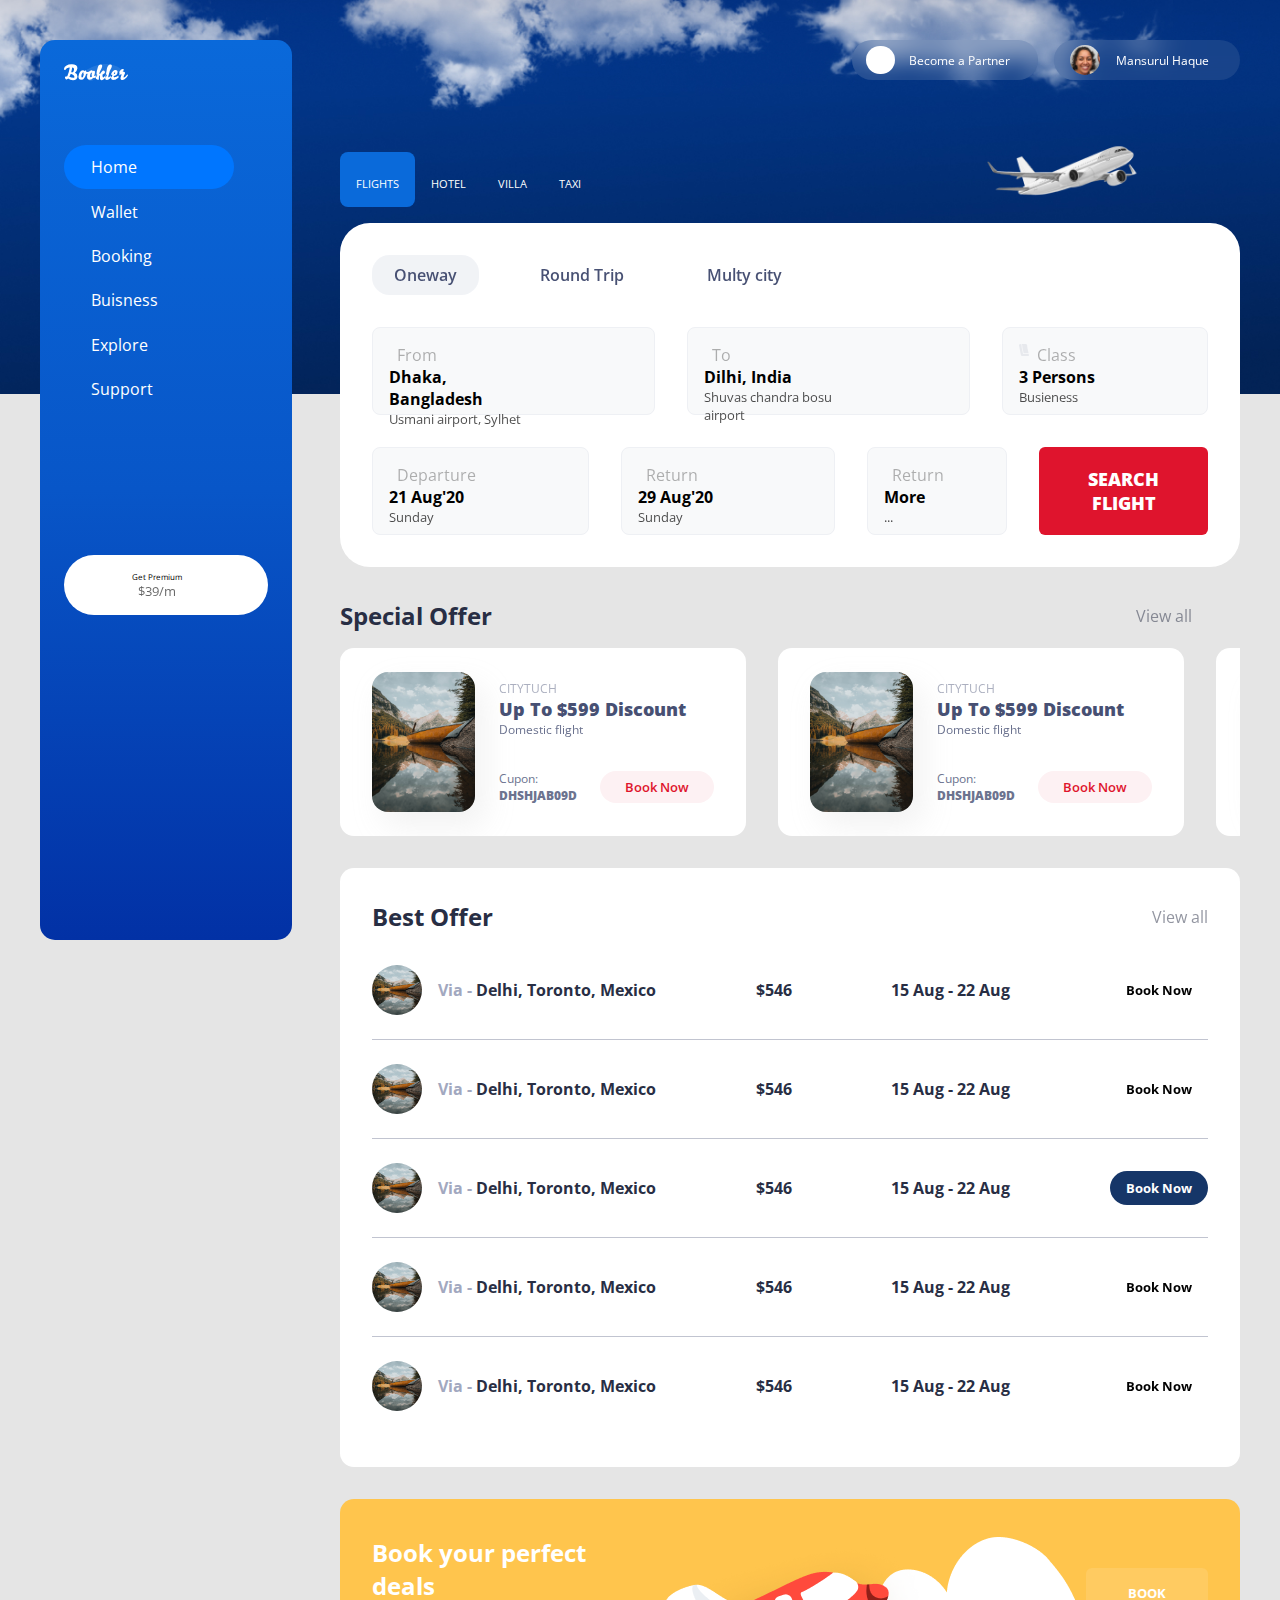
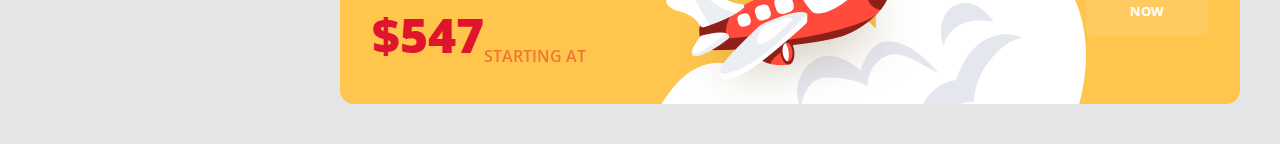
<file: index.html>
<!DOCTYPE html>
<html lang="en">
  <head>
    <meta charset="UTF-8" />
    <meta http-equiv="X-UA-Compatible" content="IE=edge" />
    <meta name="viewport" content="width=device-width, initial-scale=1.0" />
    <title>Flight Home</title>
    <link rel="stylesheet" href="style.css" />
    <link
      rel="stylesheet"
      href="https://cdnjs.cloudflare.com/ajax/libs/font-awesome/6.1.1/css/all.min.css"
      integrity="sha512-KfkfwYDsLkIlwQp6LFnl8zNdLGxu9YAA1QvwINks4PhcElQSvqcyVLLD9aMhXd13uQjoXtEKNosOWaZqXgel0g=="
      crossorigin="anonymous"
      referrerpolicy="no-referrer"
    />
    <link rel="preconnect" href="https://fonts.googleapis.com" />
    <link rel="preconnect" href="https://fonts.gstatic.com" crossorigin />
    <link
      href="https://fonts.googleapis.com/css2?family=Open+Sans:ital,wght@0,300;0,400;0,500;0,600;0,700;1,300;1,400;1,500;1,600;1,700&display=swap"
      rel="stylesheet"
    />
  </head>
  <body>
    <div class="container flex">
      <div class="left-side flex">
        <div class="list flex">
          <img src="Brand Logo.svg" alt="brand logo" />
          <i class="fa-solid fa-bars"></i>
        </div>
        <nav>
          <ul>
            <a href="#" id="active"
              ><i class="fas fa-home-alt"></i>
              <li>Home</li>
              <li></li
            ></a>
            <a href="#"
              ><i class="fas fa-wallet"></i>
              <li>Wallet</li></a
            >
            <a href="#"
              ><i class="fas fa-id-badge"></i>
              <li>Booking</li></a
            >
            <a href="#"
              ><i class="fas fa-briefcase"></i>
              <li>Buisness</li></a
            >
            <a href="#"
              ><i class="fas fa-globe-asia"></i>
              <li>Explore</li></a
            >
            <a href="#"
              ><i class="fas fa-question"></i>
              <li>Support</li></a
            >
          </ul>
        </nav>

        <div class="subscribe flex">
          <div class="flex">
            <div>
              <i class="fas fa-trophy" style="font-size: 1.5rem"></i>
            </div>
            <div class="prem flex">
              <p style="font-size: 0.5rem">Get Premium</p>
              <p style="opacity: 60%">$39/m</p>
            </div>
          </div>
          <i class="fas fa-play" style="color: #d0d2d9"></i>
        </div>

      </div>

      <div class="right-side">
        <header class="flex">
          <div class="header-top flex">
            <div class="header-img">
              <div class="header-top-icon-container flex">
                <i class="fa-solid fa-house-circle-xmark header-top-icon"></i>
              </div>
            </div>
            <p class="header-top-p">Become a Partner</p>
            <i class="fa-solid fa-angle-down"></i>
          </div>
          <div class="header-top flex">
            <div class="header-img">
              <img src="person.jpg" alt="" width="30px" class="person-img flex" />
            </div>
            <p class="header-top-p">Mansurul Haque</p>
            <i class="fa-solid fa-angle-down"></i>
          </div>
        </header>

        <section class="tabs">
          <ul class="flex">
            <a href="#" id="active-tab"
              ><i class="fas fa-plane-departure"></i>
              <li>Flights</li></a
            >
            <a href="#"
              ><i class="fas fa-bed"></i>
              <li>Hotel</li></a
            >
            <a href="#"
              ><i class="fa-solid fa-house"></i>
              <li>Villa</li></a
            >
            <a href="#"
              ><i class="fa-solid fa-taxi"></i>
              <li>Taxi</li></a
            >
          </ul>
        </section>
        <section class="flight">
          <div class="flight-information">
            <div class="flight-tabs">
              <ul class="flex">
                <li id="clicked">Oneway</li>
                <li>Round Trip</li>
                <li>Multy city</li>
              </ul>
            </div>

            <div class="info-container flex">
              <div class="first flex">
                <div class="info from-to">
                  <div class="icon flex">
                    <i class="fa-solid fa-location-dot"></i>
                    <p>From</p>
                  </div>
                  <p class="info-p">Dhaka, Bangladesh</p>
                  <p class="airport">Usmani airport, Sylhet</p>
                </div>
                <div class="info from-to">
                  <div class="icon flex">
                    <i class="fa-solid fa-location-dot"></i>
                    <p>To</p>
                  </div>
                  <p class="info-p">Dilhi, India</p>
                  <p class="airport">Shuvas chandra bosu airport</p>
                </div>
                <div class="info flex class">
                  <div class="icon flex">
                    <img src="Combined Shape.svg" alt="seat" class="seat-img" />
                    <p>Class</p>
                  </div>
                  <p class="info-p">3 Persons</p>
                  <p class="airport">Busieness</p>
                  <i class="fa-solid fa-angle-down class-angle"></i>
                </div>
              </div>
              <div class="second flex">
                <div class="info flex date">
                  <div class="icon flex">
                    <i class="fa-solid fa-calendar-days"></i>
                    <p>Departure</p>
                    <i class="fa-solid fa-angle-down info-date-angle-icon"></i>
                  </div>
                  <p class="info-date">21 Aug'20</p>
                  <p class="day">Sunday</p>
                </div>
                <div class="info flex date">
                  <div class="icon flex">
                    <i class="fa-solid fa-calendar-days"></i>
                    <p>Return</p>
                    <i class="fa-solid fa-angle-down info-date-angle-icon"></i>
                  </div>
                  <p class="info-date">29 Aug'20</p>
                  <p class="day">Sunday</p>
                </div>
                <div class="info flex more">
                  <div class="icon flex">
                    <i class="fa-solid fa-calendar-days"></i>
                    <p>Return</p>
                  </div>
                  <p class="info-date">More</p>
                  <p class="day">...</p>
                </div>

                <button class="search-flight">Search flight</button>
              </div>
            </div>
          </div>
        </section>

        <section class="special-offer">
          <div class="special-offer-title flex">
            <h2>Special Offer</h2>
            <p style="margin-right: 3rem">View all</p>
          </div>
          <div class="cards flex">
            <div class="card-item flex">
              <div class="offer-img-container flex">
                <img
                  src="offer-img.jpg"
                  alt="offer-img"
                  class="offer-img"
                  width="110px"
                />
              </div>
              <div class="information-container flex">
                <div class="offer-info flex">
                  <p class="citytuch">Citytuch</p>
                  <p class="discount">Up to $599 discount</p>
                  <p class="offer-flight">Domestic flight</p>
                </div>
                <div class="cupon flex">
                  <p>Cupon: <span class="cupon-code">dhshjab09d</span></p>
                  <button class="book flex">Book Now</button>
                </div>
              </div>
            </div>
            <div class="card-item flex">
              <div class="offer-img-container flex">
                <img
                  src="offer-img.jpg"
                  alt="offer-img"
                  class="offer-img"
                  width="110px"
                />
              </div>
              <div class="information-container flex">
                <div class="offer-info flex">
                  <p class="citytuch">Citytuch</p>
                  <p class="discount">Up to $599 discount</p>
                  <p class="offer-flight">Domestic flight</p>
                </div>
                <div class="cupon flex">
                  <p>Cupon: <span class="cupon-code">dhshjab09d</span></p>
                  <button class="book flex">Book Now</button>
                </div>
              </div>
            </div>
            <div class="card-item flex">
              <div class="offer-img-container flex">
                <img
                  src="offer-img.jpg"
                  alt="offer-img"
                  class="offer-img"
                  width="110px"
                />
              </div>
              <div class="information-container flex">
                <div class="offer-info flex">
                  <p class="citytuch">Citytuch</p>
                  <p class="discount">Up to $599 discount</p>
                  <p class="offer-flight">Domestic flight</p>
                </div>
                <div class="cupon flex">
                  <p>Cupon: <span class="cupon-code">dhshjab09d</span></p>
                  <button class="book flex">Book Now</button>
                </div>
              </div>
            </div>
          </div>
        </section>

        <section class="best-offer">
          <div class="best-offer-title flex">
            <h2>Best Offer</h2>
            <p>View all</p>
          </div>

          <div class="best-offer-cards">
            <div class="best-offer-card flex">
              <div class="best-offer-img flex">
                <img src="offer-img.jpg" alt="" width="100px" />
                <p><span>Via - </span>Delhi, Toronto, Mexico</p>
              </div>
              <p>$546</p>
              <p>15 Aug - 22 Aug</p>
              <div>
                <button class="best-offer-button">
                  Book Now
                  <i class="fa-solid fa-caret-right"></i>
                </button>
              </div>
            </div>
            <div class="best-offer-card flex">
              <div class="best-offer-img flex">
                <img src="offer-img.jpg" alt="" width="100px" />
                <p><span>Via - </span>Delhi, Toronto, Mexico</p>
              </div>
              <p>$546</p>
              <p>15 Aug - 22 Aug</p>
              <div>
                <button class="best-offer-button">
                  Book Now
                  <i class="fa-solid fa-caret-right"></i>
                </button>
              </div>
            </div>
            <div class="best-offer-card flex">
              <div class="best-offer-img flex">
                <img src="offer-img.jpg" alt="" width="100px" />
                <p><span>Via - </span>Delhi, Toronto, Mexico</p>
              </div>
              <p>$546</p>
              <p>15 Aug - 22 Aug</p>
              <div>
                <button class="best-offer-button active-offer-button">
                  Book Now
                  <i class="fa-solid fa-caret-right"></i>
                </button>
              </div>
            </div>
            <div class="best-offer-card flex">
              <div class="best-offer-img flex">
                <img src="offer-img.jpg" alt="" width="100px" />
                <p><span>Via - </span>Delhi, Toronto, Mexico</p>
              </div>
              <p>$546</p>
              <p>15 Aug - 22 Aug</p>
              <div>
                <button class="best-offer-button">
                  Book Now
                  <i class="fa-solid fa-caret-right"></i>
                </button>
              </div>
            </div>
            <div class="best-offer-card flex last-offer">
              <div class="best-offer-img flex">
                <img src="offer-img.jpg" alt="" width="100px" />
                <p><span>Via - </span>Delhi, Toronto, Mexico</p>
              </div>
              <p>$546</p>
              <p>15 Aug - 22 Aug</p>
              <div>
                <button class="best-offer-button">
                  Book Now
                  <i class="fa-solid fa-caret-right"></i>
                </button>
              </div>
            </div>
          </div>
        </section>

        <section class="banner">
          <div class="banner-container flex">
            <div class="banner-title">
              <p>Book your perfect deals</p>
              <div class="price flex">
                <p class="banner-price">$547</p>
                <p class="starting-at">starting at</p>
              </div>
            </div>
            <div class="banner-img">
              <img src="Illustration.png" alt="Illustration" />
            </div>
            <button class="banner-button flex">Book now</button>
          </div>
        </section>
      </div>
    </div>
  </body>
</html>
</file>
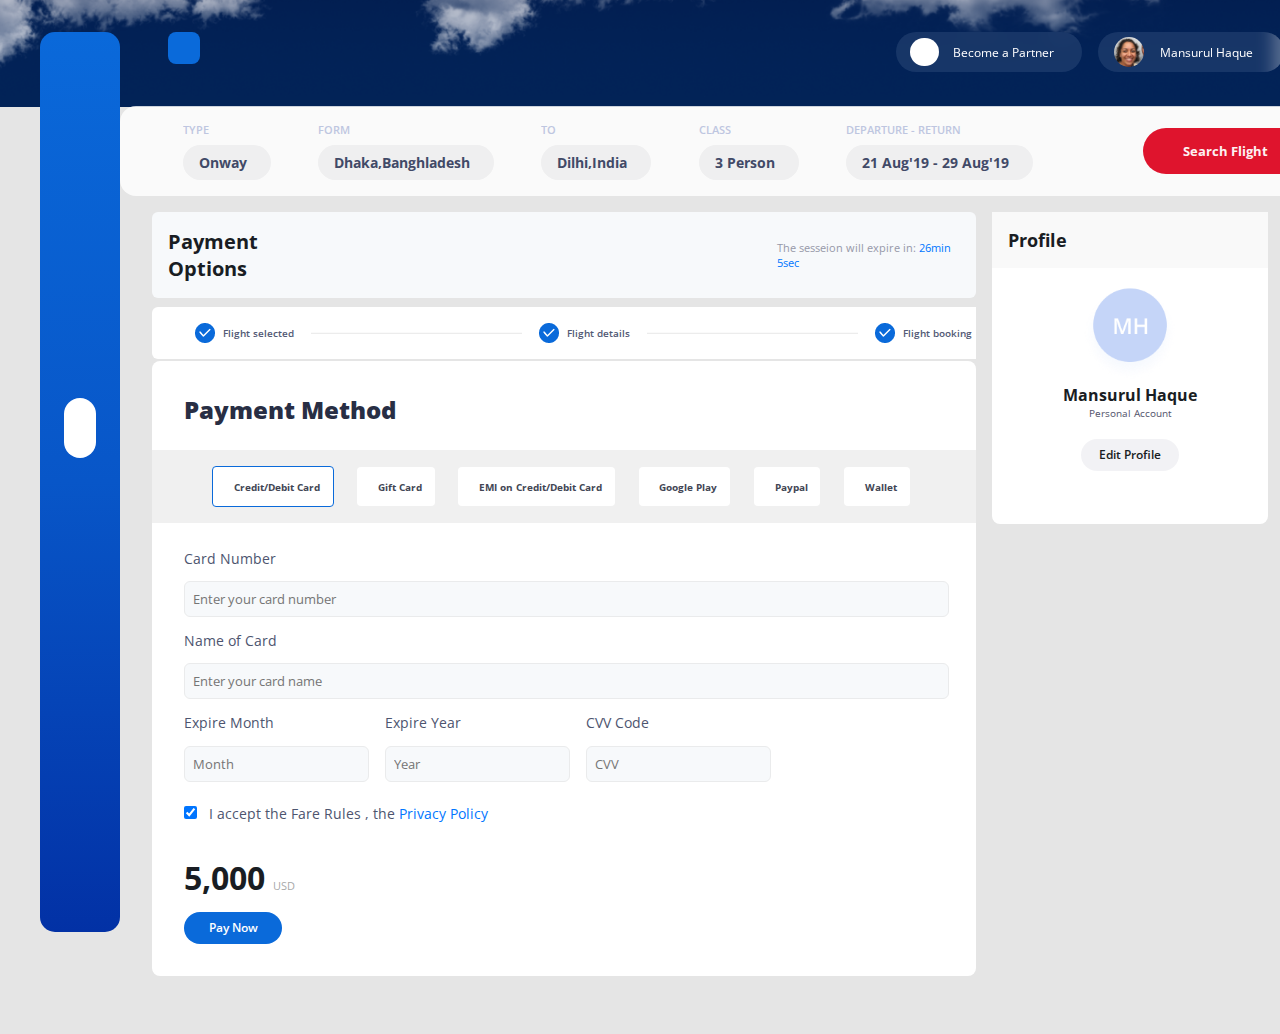
<file: flight -summarry2.html>
<!DOCTYPE html>
<html lang="en">
  <head>
    <meta charset="UTF-8" />
    <meta http-equiv="X-UA-Compatible" content="IE=edge" />
    <meta name="viewport" content="width=device-width, initial-scale=1.0" />
    <title>Flight Summary</title>
    <link rel="stylesheet" href="style.css" />
    <link rel="stylesheet" href="css/flight-results.css" />
    <link rel="stylesheet" href="css/flight-results2.css" />
    <link rel="stylesheet" href="css/flight-summarry.css" />
    <link rel="stylesheet" href="css/flight-summarry2.css" />

    <link
      rel="stylesheet"
      href="https://cdnjs.cloudflare.com/ajax/libs/font-awesome/6.1.1/css/all.min.css"
      integrity="sha512-KfkfwYDsLkIlwQp6LFnl8zNdLGxu9YAA1QvwINks4PhcElQSvqcyVLLD9aMhXd13uQjoXtEKNosOWaZqXgel0g=="
      crossorigin="anonymous"
      referrerpolicy="no-referrer"
    />
    <link rel="preconnect" href="https://fonts.googleapis.com" />
    <link rel="preconnect" href="https://fonts.gstatic.com" crossorigin />
    <link
      href="https://fonts.googleapis.com/css2?family=Open+Sans:ital,wght@0,300;0,400;0,500;0,600;0,700;1,300;1,400;1,500;1,600;1,700&display=swap"
      rel="stylesheet"
    />
  </head>

  <body>
    <div class="container flex">
      <div class="left-side flex">
        <div class="list flex">
          <i class="fa-solid fa-bars"></i>
        </div>
        <nav>
          <a href="#"><i class="fas fa-home-alt"></i> </a>
          <a href="#"><i class="fas fa-wallet"></i> </a>
          <a href="#"><i class="fas fa-id-badge"></i> </a>
          <a href="#"><i class="fas fa-briefcase"></i> </a>
          <a href="#"><i class="fas fa-globe-asia"></i> </a>
          <a href="#"><i class="fas fa-question"></i> </a>
        </nav>

        <div class="subscribe flex">
          <i class="fas fa-trophy" style="font-size: 1.5rem"></i>
        </div>
      </div>

      <div class="right-side">
        <header class="flex">
          <section class="tabs">
            <div class="flex">
              <a href="#" id="active-tab"
                ><i class="fas fa-plane-departure"></i>
              </a>
              <a href="#"><i class="fas fa-bed"></i></a>
              <a href="#"><i class="fa-solid fa-house"></i> </a>
              <a href="#"><i class="fa-solid fa-taxi"></i> </a>
            </div>
          </section>
          <div class="header-top-container">
            <div class="header-top flex">
              <div class="header-img">
                <div class="header-top-icon-container flex">
                  <i class="fa-solid fa-house-circle-xmark header-top-icon"></i>
                </div>
              </div>
              <p class="header-top-p">Become a Partner</p>
              <i class="fa-solid fa-angle-down"></i>
            </div>
            <div class="header-top flex">
              <div class="header-img">
                <img
                  src="person.jpg"
                  alt=""
                  width="30px"
                  class="person-img flex"
                />
              </div>
              <p class="header-top-p">Mansurul Haque</p>
              <i class="fa-solid fa-angle-down"></i>
            </div>
          </div>
        </header>

        <div class="secondary-flight">
          <ul class="secondary-flight-tabs flex">
            <li>
              <p>Type</p>
              <div class="secondary-ul-tab">
                <p>Onway</p>
                <i class="fa-solid fa-angle-down"></i>
              </div>
            </li>
            <li>
              <p>Form</p>
              <div class="secondary-ul-tab">
                <p>Dhaka,Banghladesh</p>
              </div>
            </li>
            <li>
              <p>To</p>
              <div class="secondary-ul-tab">
                <p>Dilhi,India</p>
              </div>
            </li>
            <li>
              <p>Class</p>
              <div class="secondary-ul-tab">
                <p>3 Person</p>
                <i class="fa-solid fa-angle-down"></i>
              </div>
            </li>
            <li>
              <p>Departure - return</p>
              <div class="secondary-ul-tab">
                <p>21 Aug'19 - 29 Aug'19</p>
                <i class="fa-solid fa-calendar"></i>
              </div>
            </li>
          </ul>
          <button class="search">Search Flight</button>
        </div>
        <div class="sidebar">
          <div class="sidebar-left">
            <div class="quick-navigation">
              <div class="payment-left">
                <p>Payment Options</p>
                <p class="session">
                  The sesseion will expire in:
                  <span class="total-result">26min 5sec</span>
                </p>
              </div>
            </div>
            <div class="flight-tab">
              <ul>
                <li>
                  <img src="Rightmark.png" alt="Rightmark" />Flight selected
                </li>
                <li><img src="Line 4.svg" alt="line" /></li>
                <li>
                  <img src="Rightmark.png" alt="Rightmark" />Flight details
                </li>
                <li><img src="Line 4.svg" alt="line" /></li>
                <li>
                  <img src="Rightmark.png" alt="Rightmark" />Flight booking
                </li>
              </ul>
            </div>

            <div class="payment-details">
              <p>Payment Method</p>
              <div class="payment">
                <div class="payment-option">
                  <i class="fa-solid fa-angle-left left-arrow"></i>
                  <div class="card-details">
                    <div class="credit-card card">
                      <i class="fa-solid fa-credit-card"></i>
                      <p>Credit/Debit Card</p>
                    </div>
                    <div class="gift-card card">
                      <i class="fa-solid fa-gift"></i>
                      <p>Gift Card</p>
                    </div>
                    <div class="EMI-card card">
                      <i class="fa-brands fa-cc-visa"></i>
                      <p>EMI on Credit/Debit Card</p>
                    </div>
                    <div class="google-pay card">
                      <i class="fa-brands fa-google-play"></i>
                      <p>Google Play</p>
                    </div>
                    <div class="paypal card">
                      <i class="fa-brands fa-paypal"></i>
                      <p>Paypal</p>
                    </div>
                    <div class="Wallets card">
                      <i class="fa-solid fa-wallet"></i>
                      <p>Wallet</p>
                    </div>
                  </div>
                  <i class="fa-solid fa-angle-right right-arrow"></i>
                </div>

                <label for="card-number">Card Number</label>
                <input
                  type="text"
                  id="card-number"
                  placeholder="Enter your card number"
                />

                <label for="card-name">Name of Card</label>
                <input
                  type="text"
                  id="card-name"
                  placeholder="Enter your card name"
                />

                <div class="expire-date">
                  <div class="month">
                    <label for="month">Expire Month</label>
                    <br />
                    <input
                      type="text"
                      name="month"
                      id="month"
                      placeholder="Month"
                    />
                  </div>
                  <div class="year">
                    <label for="year">Expire Year</label>
                    <br />
                    <input
                      type="text"
                      name="year"
                      id="year"
                      placeholder="Year"
                    />
                  </div>

                  <div class="cvv">
                    <label for="cvv">CVV Code</label>
                    <br />
                    <input
                      type="number"
                      min="6"
                      max="6"
                      id="cvv"
                      placeholder="CVV"
                    />
                  </div>
                </div>
                <div class="policy">
                  <input
                    type="checkbox"
                    id="policy"
                    name="policy"
                    value="policy"
                    checked
                  />
                  <label for="policy">
                    I accept the Fare Rules , the
                    <span style="color: #0076ff">Privacy Policy</span>
                  </label>
                </div>
                <div class="price-2">
                  <p>5,000 <span>USD</span></p>
                </div>

                <button class="pay-now">Pay Now</button>
              </div>
            </div>
          </div>

          <div class="side-bar-right">
            <div class="right-header">Profile</div>
            <div class="user-details">
              <img src="User.png" alt="user" />
              <p class="user-name">Mansurul Haque</p>
              <p class="user-title">Personal Account</p>
              <button class="edit-profile">Edit Profile</button>
            </div>
          </div>
        </div>
      </div>
    </div>
  </body>
</html>
</file>
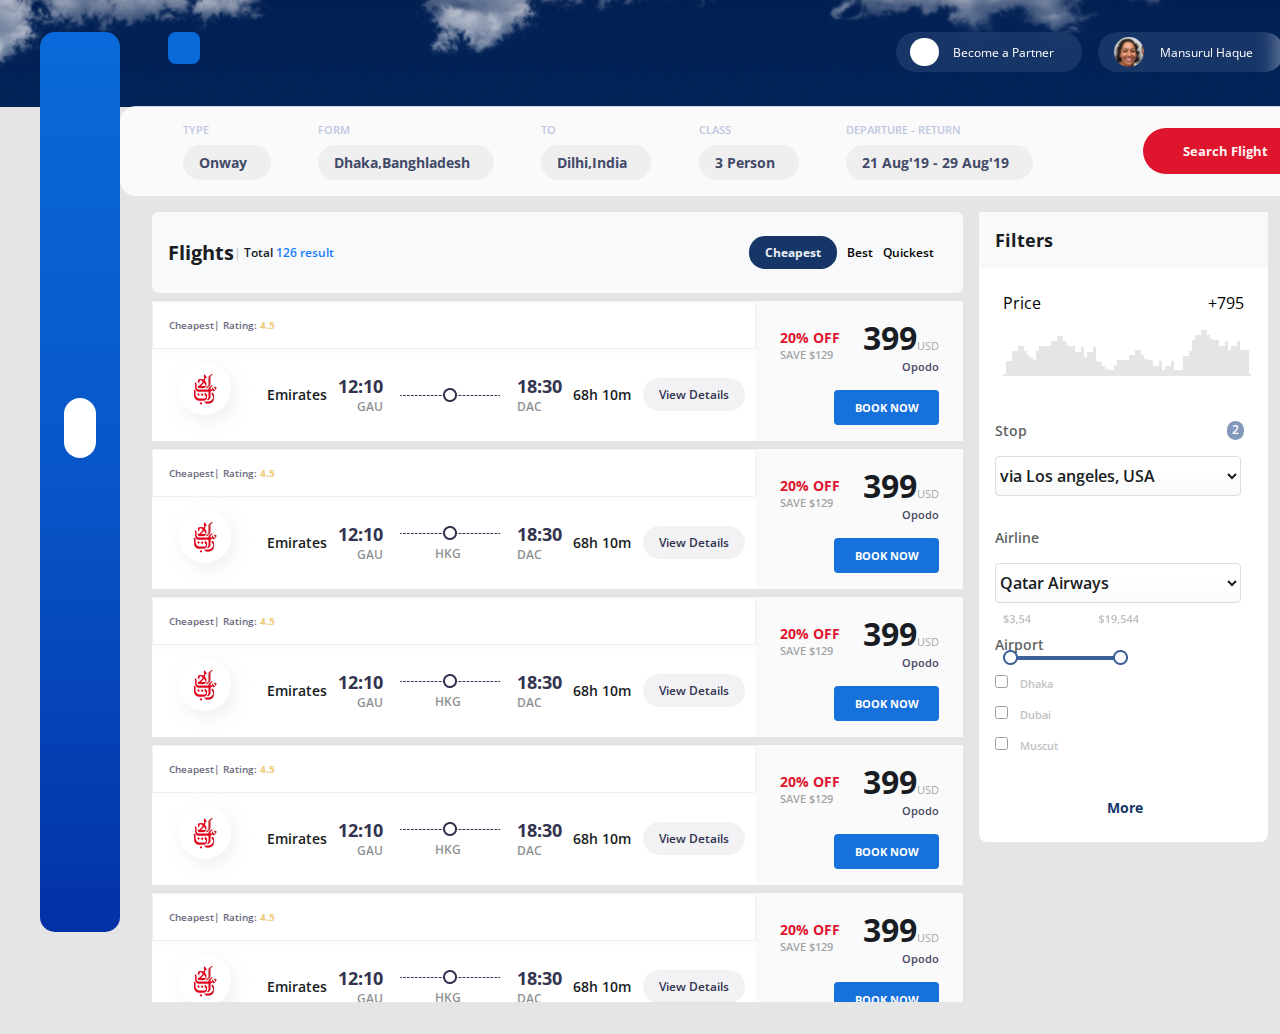
<file: flight-results.html>
<!DOCTYPE html>
<html lang="en">

<head>
  <meta charset="UTF-8" />
  <meta http-equiv="X-UA-Compatible" content="IE=edge" />
  <meta name="viewport" content="width=device-width, initial-scale=1.0" />
  <title>Flight results</title>
  <link rel="stylesheet" href="style.css" />
  <link rel="stylesheet" href="css/flight-results.css" />
  <link rel="stylesheet" href="https://cdnjs.cloudflare.com/ajax/libs/font-awesome/6.1.1/css/all.min.css"
    integrity="sha512-KfkfwYDsLkIlwQp6LFnl8zNdLGxu9YAA1QvwINks4PhcElQSvqcyVLLD9aMhXd13uQjoXtEKNosOWaZqXgel0g=="
    crossorigin="anonymous" referrerpolicy="no-referrer" />
  <link rel="preconnect" href="https://fonts.googleapis.com" />
  <link rel="preconnect" href="https://fonts.gstatic.com" crossorigin />
  <link
    href="https://fonts.googleapis.com/css2?family=Open+Sans:ital,wght@0,300;0,400;0,500;0,600;0,700;1,300;1,400;1,500;1,600;1,700&display=swap"
    rel="stylesheet" />
</head>

<body>
  <div class="container flex">
    <div class="left-side flex">
      <div class="list flex">
        <i class="fa-solid fa-bars"></i>
      </div>
      <nav>
        <a href="#"><i class="fas fa-home-alt"></i> </a>
        <a href="#"><i class="fas fa-wallet"></i> </a>
        <a href="#"><i class="fas fa-id-badge"></i> </a>
        <a href="#"><i class="fas fa-briefcase"></i> </a>
        <a href="#"><i class="fas fa-globe-asia"></i> </a>
        <a href="#"><i class="fas fa-question"></i> </a>
      </nav>

      <div class="subscribe flex">
        <i class="fas fa-trophy" style="font-size: 1.5rem"></i>
      </div>


    </div>

    <div class="right-side">
      <header class="flex">
        <section class="tabs">
          <div class="flex">
            <a href="#" id="active-tab"><i class="fas fa-plane-departure"></i>
            </a>
            <a href="#"><i class="fas fa-bed"></i></a>
            <a href="#"><i class="fa-solid fa-house"></i> </a>
            <a href="#"><i class="fa-solid fa-taxi"></i> </a>
          </div>
        </section>
        <div class="header-top-container">
          <div class="header-top flex">
            <div class="header-img">
              <div class="header-top-icon-container flex">
                <i class="fa-solid fa-house-circle-xmark header-top-icon"></i>
              </div>
            </div>
            <p class="header-top-p">Become a Partner</p>
            <i class="fa-solid fa-angle-down"></i>
          </div>
          <div class="header-top flex">
            <div class="header-img">
              <img src="person.jpg" alt="" width="30px" class="person-img flex" />
            </div>
            <p class="header-top-p">Mansurul Haque</p>
            <i class="fa-solid fa-angle-down"></i>
          </div>
        </div>
      </header>

      <div class="secondary-flight">
        <ul class="secondary-flight-tabs flex">
          <li>
            <p>Type</p>
            <div class="secondary-ul-tab">
              <p>Onway</p>
              <i class="fa-solid fa-angle-down"></i>
            </div>
          </li>
          <li>
            <p>Form</p>
            <div class="secondary-ul-tab">
              <p>Dhaka,Banghladesh</p>
            </div>
          </li>
          <li>
            <p>To</p>
            <div class="secondary-ul-tab">
              <p>Dilhi,India</p>
            </div>
          </li>
          <li>
            <p>Class</p>
            <div class="secondary-ul-tab">
              <p>3 Person</p>
              <i class="fa-solid fa-angle-down"></i>
            </div>
          </li>
          <li>
            <p>Departure - return</p>
            <div class="secondary-ul-tab">
              <p>21 Aug'19 - 29 Aug'19</p>
              <i class="fa-solid fa-calendar"></i>
            </div>
          </li>
        </ul>
        <button class="search">Search Flight</button>
      </div>
      <div class="sidebar">
        <div class="sidebar-left">
          <div class="quick-navigation">
            <div class="quick-left">
              <p>Flights</p>
              <p class="result">
                <span class="line">|</span> Total
                <span class="total-result">126 result</span>
              </p>
            </div>

            <div class="quick-right">
              <ul>
                <li class="cheap">Cheapest</li>
                <li>Best</li>
                <li>Quickest</li>
              </ul>
            </div>
          </div>
          <div class="card-items">
            <div class="card-item">
              <div class="card-item-left">
                <div class="card-top">
                  <p>Cheapest</p>
                  <p class="result">
                    <span class="line"> | </span> Rating:
                    <span class="rating">4.5</span>
                  </p>
                </div>

                <div class="card-bottom">
                  <img src="Logo.png" alt="logo" />
                  <p>Emirates</p>
                  <div class="address">
                    <div class="address-start">
                      <p class="time">12:10</p>
                      <p class="address-name">GAU</p>
                    </div>
                    <img src="object.png" alt="objcet" />
                    <div class="address-end">
                      <p class="time">18:30</p>
                      <p class="address-name">DAC</p>
                    </div>
                  </div>
                  <p class="timestamp">68h 10m</p>

                  <button class="details">View Details</button>
                </div>
              </div>
              <div class="card-item-right">
                <div class="box">
                  <div class="box-left">
                    <p>20% OFF</p>
                    <p class="save">Save $129</p>
                  </div>
                  <div class="box-right">
                    <p>399<span>USD</span></p>
                    <p class="down">Opodo</p>
                  </div>
                </div>
                <div class="box-right-button">
                  <button class="book-now">BOOK NOW</button>
                </div>
              </div>
            </div>
            <div class="card-item">
              <div class="card-item-left">
                <div class="card-top">
                  <p>Cheapest</p>
                  <p class="result">
                    <span class="line"> | </span> Rating:
                    <span class="rating">4.5</span>
                  </p>
                </div>

                <div class="card-bottom">
                  <img src="Logo.png" alt="logo" />
                  <p>Emirates</p>
                  <div class="address">
                    <div class="address-start">
                      <p class="time">12:10</p>
                      <p class="address-name">GAU</p>
                    </div>
                    <div class="object">
                      <img src="object.png" alt="objcet" />
                      <p class="address-name">HKG</p>
                    </div>
                    <div class="address-end">
                      <p class="time">18:30</p>
                      <p class="address-name">DAC</p>
                    </div>
                  </div>
                  <p class="timestamp">68h 10m</p>

                  <button class="details">View Details</button>
                </div>
              </div>
              <div class="card-item-right">
                <div class="box">
                  <div class="box-left">
                    <p>20% OFF</p>
                    <p class="save">Save $129</p>
                  </div>
                  <div class="box-right">
                    <p>399<span>USD</span></p>
                    <p class="down">Opodo</p>
                  </div>
                </div>
                <div class="box-right-button">
                  <button class="book-now">BOOK NOW</button>
                </div>
              </div>
            </div>
            <div class="card-item">
              <div class="card-item-left">
                <div class="card-top">
                  <p>Cheapest</p>
                  <p class="result">
                    <span class="line"> | </span> Rating:
                    <span class="rating">4.5</span>
                  </p>
                </div>

                <div class="card-bottom">
                  <img src="Logo.png" alt="logo" />
                  <p>Emirates</p>
                  <div class="address">
                    <div class="address-start">
                      <p class="time">12:10</p>
                      <p class="address-name">GAU</p>
                    </div>
                    <div class="object">
                      <img src="object.png" alt="objcet" />
                      <p class="address-name">HKG</p>
                    </div>
                    <div class="address-end">
                      <p class="time">18:30</p>
                      <p class="address-name">DAC</p>
                    </div>
                  </div>
                  <p class="timestamp">68h 10m</p>

                  <button class="details">View Details</button>
                </div>
              </div>
              <div class="card-item-right">
                <div class="box">
                  <div class="box-left">
                    <p>20% OFF</p>
                    <p class="save">Save $129</p>
                  </div>
                  <div class="box-right">
                    <p>399<span>USD</span></p>
                    <p class="down">Opodo</p>
                  </div>
                </div>
                <div class="box-right-button">
                  <button class="book-now">BOOK NOW</button>
                </div>
              </div>
            </div>
            <div class="card-item">
              <div class="card-item-left">
                <div class="card-top">
                  <p>Cheapest</p>
                  <p class="result">
                    <span class="line"> | </span> Rating:
                    <span class="rating">4.5</span>
                  </p>
                </div>

                <div class="card-bottom">
                  <img src="Logo.png" alt="logo" />
                  <p>Emirates</p>
                  <div class="address">
                    <div class="address-start">
                      <p class="time">12:10</p>
                      <p class="address-name">GAU</p>
                    </div>
                    <div class="object">
                      <img src="object.png" alt="objcet" />
                      <p class="address-name">HKG</p>
                    </div>
                    <div class="address-end">
                      <p class="time">18:30</p>
                      <p class="address-name">DAC</p>
                    </div>
                  </div>
                  <p class="timestamp">68h 10m</p>

                  <button class="details">View Details</button>
                </div>
              </div>
              <div class="card-item-right">
                <div class="box">
                  <div class="box-left">
                    <p>20% OFF</p>
                    <p class="save">Save $129</p>
                  </div>
                  <div class="box-right">
                    <p>399<span>USD</span></p>
                    <p class="down">Opodo</p>
                  </div>
                </div>
                <div class="box-right-button">
                  <button class="book-now">BOOK NOW</button>
                </div>
              </div>
            </div>
            <div class="card-item">
              <div class="card-item-left">
                <div class="card-top">
                  <p>Cheapest</p>
                  <p class="result">
                    <span class="line"> | </span> Rating:
                    <span class="rating">4.5</span>
                  </p>
                </div>

                <div class="card-bottom">
                  <img src="Logo.png" alt="logo" />
                  <p>Emirates</p>
                  <div class="address">
                    <div class="address-start">
                      <p class="time">12:10</p>
                      <p class="address-name">GAU</p>
                    </div>
                    <div class="object">
                      <img src="object.png" alt="objcet" />
                      <p class="address-name">HKG</p>
                    </div>                    <div class="address-end">
                      <p class="time">18:30</p>
                      <p class="address-name">DAC</p>
                    </div>
                  </div>
                  <p class="timestamp">68h 10m</p>

                  <button class="details">View Details</button>
                </div>
              </div>
              <div class="card-item-right">
                <div class="box">
                  <div class="box-left">
                    <p>20% OFF</p>
                    <p class="save">Save $129</p>
                  </div>
                  <div class="box-right">
                    <p>399<span>USD</span></p>
                    <p class="down">Opodo</p>
                  </div>
                </div>
                <div class="box-right-button">
                  <button class="book-now">BOOK NOW</button>
                </div>
              </div>
            </div>
            <div class="card-item">
              <div class="card-item-left">
                <div class="card-top">
                  <p>Cheapest</p>
                  <p class="result">
                    <span class="line"> | </span> Rating:
                    <span class="rating">4.5</span>
                  </p>
                </div>

                <div class="card-bottom">
                  <img src="Logo.png" alt="logo" />
                  <p>Emirates</p>
                  <div class="address">
                    <div class="address-start">
                      <p class="time">12:10</p>
                      <p class="address-name">GAU</p>
                    </div>
                    <div class="object">
                      <img src="object.png" alt="objcet" />
                      <p class="address-name">HKG</p>
                    </div>
                    <div class="address-end">
                      <p class="time">18:30</p>
                      <p class="address-name">DAC</p>
                    </div>
                  </div>
                  <p class="timestamp">68h 10m</p>

                  <button class="details">View Details</button>
                </div>
              </div>
              <div class="card-item-right">
                <div class="box">
                  <div class="box-left">
                    <p>20% OFF</p>
                    <p class="save">Save $129</p>
                  </div>
                  <div class="box-right">
                    <p>399<span>USD</span></p>
                    <p class="down">Opodo</p>
                  </div>
                </div>
                <div class="box-right-button">
                  <button class="book-now">BOOK NOW</button>
                </div>
              </div>
            </div>
          </div>
        </div>
        <div class="side-bar-right">
          <div class="right-header">Filters</div>
          <div class="price">
            <div class="price-amount">
              <p>Price</p>
              <p>+795</p>
            </div>
            <div class="graph">
              <div class="graph-img">
                <img src="Combined Shape.png" alt="graph" />
              </div>
              <div class="graph2-img">
                <img src="Active-Price.png" alt="active-price" />
              </div>
            </div>
          </div>
          <div class="stop">
            <div class="stop-title">
              <p>Stop</p>
              <p class="num">2</p>
            </div>
            <div class="stop-input">
              <select name="stop" id="stop">
                <option value="LA"><span>via </span>Los angeles, USA</option>
                <option value="LB"><span>via </span>Los angeles, USA</option>
                <option value="LC"><span>via </span>Los angeles, USA</option>
                <option value="LD"><span>via </span>Los angeles, USA</option>
              </select>
            </div>
          </div>
          <div class="airline">
            <div class="airline-title">
              <p>Airline</p>
            </div>
            <div class="airline-input">
              <select name="ariline" id="airline">
                <option value="QA">Qatar Airways</option>
                <option value="JO">Jordan Airways</option>
                <option value="PA">Palestine Airways</option>
              </select>
            </div>
          </div>

          <div class="airport">
            <p>Airport</p>
            <br />
            <input type="checkbox" name="dhaka" id="dhaka" class="airports" />
            <label for="dhaka">Dhaka</label>
            <br />
            <input type="checkbox" name="dubai" id="dubai" class="airports" />
            <label for="dubai">Dubai</label>
            <br />
            <input type="checkbox" name="muscut" id="muscut" class="airports" />
            <label for="muscut">Muscut</label>
          </div>
       
          <div class="more">
            <p>More</p>
            <i class="fa-solid fa-angle-down" style="color: #4c4b5e; opacity: 0.8"></i>
          </div>
        </div>
      </div>
    </div>
  </div>
</body>

</html>
</file>
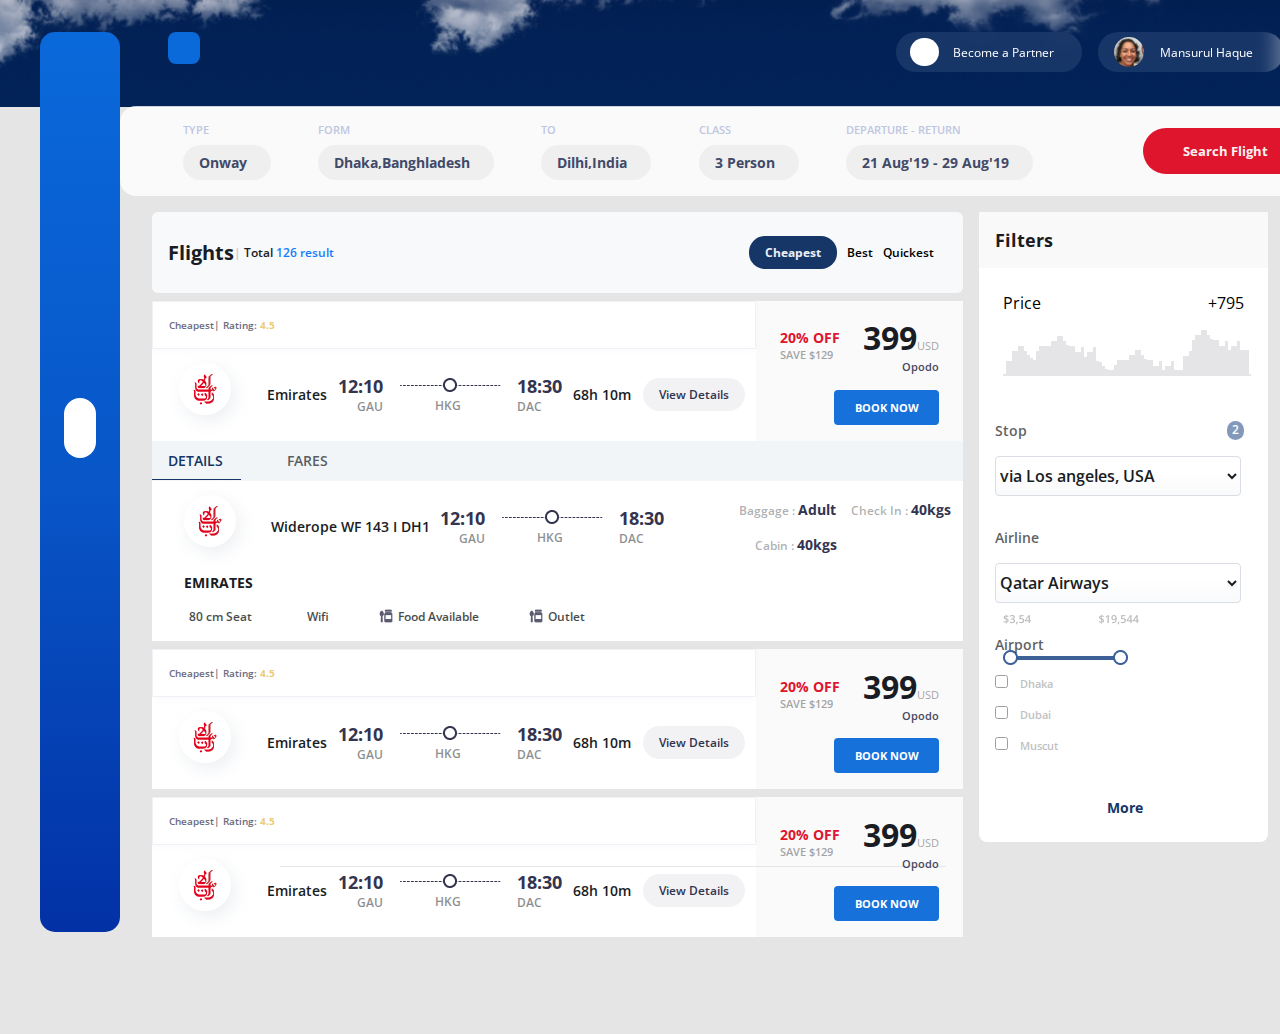
<file: flight-results2.html>
<!DOCTYPE html>
<html lang="en">
  <head>
    <meta charset="UTF-8" />
    <meta http-equiv="X-UA-Compatible" content="IE=edge" />
    <meta name="viewport" content="width=device-width, initial-scale=1.0" />
    <title>Flight results</title>
    <link rel="stylesheet" href="style.css" />
    <link rel="stylesheet" href="css/flight-results.css" />
    <link rel="stylesheet" href="css/flight-results2.css">
    <link
      rel="stylesheet"
      href="https://cdnjs.cloudflare.com/ajax/libs/font-awesome/6.1.1/css/all.min.css"
      integrity="sha512-KfkfwYDsLkIlwQp6LFnl8zNdLGxu9YAA1QvwINks4PhcElQSvqcyVLLD9aMhXd13uQjoXtEKNosOWaZqXgel0g=="
      crossorigin="anonymous"
      referrerpolicy="no-referrer"
    />
    <link rel="preconnect" href="https://fonts.googleapis.com" />
    <link rel="preconnect" href="https://fonts.gstatic.com" crossorigin />
    <link
      href="https://fonts.googleapis.com/css2?family=Open+Sans:ital,wght@0,300;0,400;0,500;0,600;0,700;1,300;1,400;1,500;1,600;1,700&display=swap"
      rel="stylesheet"
    />
  </head>

  <body>
    <div class="container flex">
      <div class="left-side flex">
        <div class="list flex">
          <i class="fa-solid fa-bars"></i>
        </div>
        <nav>
          <a href="#"><i class="fas fa-home-alt"></i> </a>
          <a href="#"><i class="fas fa-wallet"></i> </a>
          <a href="#"><i class="fas fa-id-badge"></i> </a>
          <a href="#"><i class="fas fa-briefcase"></i> </a>
          <a href="#"><i class="fas fa-globe-asia"></i> </a>
          <a href="#"><i class="fas fa-question"></i> </a>
        </nav>

        <div class="subscribe flex">
          <i class="fas fa-trophy" style="font-size: 1.5rem"></i>
        </div>
      </div>

      <div class="right-side">
        <header class="flex">
          <section class="tabs">
            <div class="flex">
              <a href="#" id="active-tab"
                ><i class="fas fa-plane-departure"></i>
              </a>
              <a href="#"><i class="fas fa-bed"></i></a>
              <a href="#"><i class="fa-solid fa-house"></i> </a>
              <a href="#"><i class="fa-solid fa-taxi"></i> </a>
            </div>
          </section>
          <div class="header-top-container">
            <div class="header-top flex">
              <div class="header-img">
                <div class="header-top-icon-container flex">
                  <i class="fa-solid fa-house-circle-xmark header-top-icon"></i>
                </div>
              </div>
              <p class="header-top-p">Become a Partner</p>
              <i class="fa-solid fa-angle-down"></i>
            </div>
            <div class="header-top flex">
              <div class="header-img">
                <img
                  src="person.jpg"
                  alt=""
                  width="30px"
                  class="person-img flex"
                />
              </div>
              <p class="header-top-p">Mansurul Haque</p>
              <i class="fa-solid fa-angle-down"></i>
            </div>
          </div>
        </header>

        <div class="secondary-flight">
          <ul class="secondary-flight-tabs flex">
            <li>
              <p>Type</p>
              <div class="secondary-ul-tab">
                <p>Onway</p>
                <i class="fa-solid fa-angle-down"></i>
              </div>
            </li>
            <li>
              <p>Form</p>
              <div class="secondary-ul-tab">
                <p>Dhaka,Banghladesh</p>
              </div>
            </li>
            <li>
              <p>To</p>
              <div class="secondary-ul-tab">
                <p>Dilhi,India</p>
              </div>
            </li>
            <li>
              <p>Class</p>
              <div class="secondary-ul-tab">
                <p>3 Person</p>
                <i class="fa-solid fa-angle-down"></i>
              </div>
            </li>
            <li>
              <p>Departure - return</p>
              <div class="secondary-ul-tab">
                <p>21 Aug'19 - 29 Aug'19</p>
                <i class="fa-solid fa-calendar"></i>
              </div>
            </li>
          </ul>
          <button class="search">Search Flight</button>
        </div>
        <div class="sidebar">
          <div class="sidebar-left">
            <div class="quick-navigation">
              <div class="quick-left">
                <p>Flights</p>
                <p class="result">
                  <span class="line">|</span> Total
                  <span class="total-result">126 result</span>
                </p>
              </div>

              <div class="quick-right">
                <ul>
                  <li class="cheap">Cheapest</li>
                  <li>Best</li>
                  <li>Quickest</li>
                </ul>
              </div>
            </div>
            <div class="card-items">
              <div class="card-item">
                <div class="card-item-left">
                  <div class="card-top">
                    <p>Cheapest</p>
                    <p class="result">
                      <span class="line"> | </span> Rating:
                      <span class="rating">4.5</span>
                    </p>
                  </div>

                  <div class="card-bottom">
                    <img src="Logo.png" alt="logo" />
                    <p>Emirates</p>
                    <div class="address">
                      <div class="address-start">
                        <p class="time">12:10</p>
                        <p class="address-name">GAU</p>
                      </div>
                      <div class="object">
                        <img src="object.png" alt="objcet" />
                        <p class="address-name">HKG</p>
                      </div>
                      <div class="address-end">
                        <p class="time">18:30</p>
                        <p class="address-name">DAC</p>
                      </div>
                    </div>
                    <p class="timestamp">68h 10m</p>

                    <button class="details">View Details</button>
                  </div>
                </div>
                <div class="card-item-right">
                  <div class="box">
                    <div class="box-left">
                      <p>20% OFF</p>
                      <p class="save">Save $129</p>
                    </div>
                    <div class="box-right">
                      <p>399<span>USD</span></p>
                      <p class="down">Opodo</p>
                    </div>
                  </div>
                  <div class="box-right-button">
                    <button class="book-now">BOOK NOW</button>
                  </div>
                </div>
              </div>
              <div class="card-item-special">
                <div class="menu-bar">
                  <p class="first-item-menu">DETAILS</p>
                  <P class="second-item-menu">FARES</P>
                </div>
                <div class="card-item-left">
                  

                  <div class="card-bottom">
                    <img src="Logo.png" alt="logo" />
                    <p>Widerope WF 143 I DH1</p>
                    <div class="address">
                      <div class="address-start">
                        <p class="time">12:10</p>
                        <p class="address-name">GAU</p>
                      </div>
                      <div class="object">
                        <img src="object.png" alt="objcet" />
                        <p class="address-name">HKG</p>
                      </div>
                      <div class="address-end">
                        <p class="time">18:30</p>
                        <p class="address-name">DAC</p>
                      </div>
                    </div>
                    <div class="right-side-card">
                      <div class="right-side-top">
                        <div class="right-side-left">
                          <p>Baggage : <span>Adult</span></p>
                        </div>
                        <div class="right-side-right">
                          <p>Check In : <span> 40kgs</span></p>
                        </div>
                      </div>
                      <div class="right-side-bottom">
                        <p>Cabin : <span> 40kgs</span></p>
                      </div>
                    </div>
                  </div>
                </div>
                <div class="title-services">
                <div class="title">
                  <p>Emirates</p>
                </div>


                <div class="services">
                  <p><i class="fa-solid fa-receipt"></i>80 cm Seat</p>
                  <p><i class="fa-solid fa-wifi"></i>Wifi</p>
                  <p><img src="Jar-Spoon.png" alt="jar-spoon"> Food Available</p>
                  <p><img src="Jar-Spoon.png" alt="jar-spoon"> Outlet</p>
                </div>
              </div>
              </div>

              <div class="card-item">
                <div class="card-item-left">
                  <div class="card-top">
                    <p>Cheapest</p>
                    <p class="result">
                      <span class="line"> | </span> Rating:
                      <span class="rating">4.5</span>
                    </p>
                  </div>

                  <div class="card-bottom">
                    <img src="Logo.png" alt="logo" />
                    <p>Emirates</p>
                    <div class="address">
                      <div class="address-start">
                        <p class="time">12:10</p>
                        <p class="address-name">GAU</p>
                      </div>
                      <div class="object">
                        <img src="object.png" alt="objcet" />
                        <p class="address-name">HKG</p>
                      </div>
                      <div class="address-end">
                        <p class="time">18:30</p>
                        <p class="address-name">DAC</p>
                      </div>
                    </div>
                    <p class="timestamp">68h 10m</p>

                    <button class="details">View Details</button>
                  </div>
                </div>
                <div class="card-item-right">
                  <div class="box">
                    <div class="box-left">
                      <p>20% OFF</p>
                      <p class="save">Save $129</p>
                    </div>
                    <div class="box-right">
                      <p>399<span>USD</span></p>
                      <p class="down">Opodo</p>
                    </div>
                  </div>
                  <div class="box-right-button">
                    <button class="book-now">BOOK NOW</button>
                  </div>
                </div>
              </div>
              <div class="card-item">
                <div class="card-item-left">
                  <div class="card-top">
                    <p>Cheapest</p>
                    <p class="result">
                      <span class="line"> | </span> Rating:
                      <span class="rating">4.5</span>
                    </p>
                  </div>

                  <div class="card-bottom">
                    <img src="Logo.png" alt="logo" />
                    <p>Emirates</p>
                    <div class="address">
                      <div class="address-start">
                        <p class="time">12:10</p>
                        <p class="address-name">GAU</p>
                      </div>
                      <div class="object">
                        <img src="object.png" alt="objcet" />
                        <p class="address-name">HKG</p>
                      </div>
                      <div class="address-end">
                        <p class="time">18:30</p>
                        <p class="address-name">DAC</p>
                      </div>
                    </div>
                    <p class="timestamp">68h 10m</p>

                    <button class="details">View Details</button>
                  </div>
                </div>
                <div class="card-item-right">
                  <div class="box">
                    <div class="box-left">
                      <p>20% OFF</p>
                      <p class="save">Save $129</p>
                    </div>
                    <div class="box-right">
                      <p>399<span>USD</span></p>
                      <p class="down">Opodo</p>
                    </div>
                  </div>
                  <div class="box-right-button">
                    <button class="book-now">BOOK NOW</button>
                  </div>
                </div>
              </div>
            </div>
          </div>
          <div class="side-bar-right">
            <div class="right-header">Filters</div>
            <div class="price">
              <div class="price-amount">
                <p>Price</p>
                <p>+795</p>
              </div>
              <div class="graph">
                <div class="graph-img">
                  <img src="Combined Shape.png" alt="graph" />
                </div>
                <div class="graph2-img">
                  <img src="Active-Price.png" alt="active-price" />
                </div>
              </div>
            </div>
            <div class="stop">
              <div class="stop-title">
                <p>Stop</p>
                <p class="num">2</p>
              </div>
              <div class="stop-input">
                <select name="stop" id="stop">
                  <option value="LA"><span>via </span>Los angeles, USA</option>
                  <option value="LB"><span>via </span>Los angeles, USA</option>
                  <option value="LC"><span>via </span>Los angeles, USA</option>
                  <option value="LD"><span>via </span>Los angeles, USA</option>
                </select>
              </div>
            </div>
            <div class="airline">
              <div class="airline-title">
                <p>Airline</p>
              </div>
              <div class="airline-input">
                <select name="ariline" id="airline">
                  <option value="QA">Qatar Airways</option>
                  <option value="JO">Jordan Airways</option>
                  <option value="PA">Palestine Airways</option>
                </select>
              </div>
            </div>

            <div class="airport">
              <p>Airport</p>
              <br />
              <input type="checkbox" name="dhaka" id="dhaka" class="airports" />
              <label for="dhaka">Dhaka</label>
              <br />
              <input type="checkbox" name="dubai" id="dubai" class="airports" />
              <label for="dubai">Dubai</label>
              <br />
              <input
                type="checkbox"
                name="muscut"
                id="muscut"
                class="airports"
              />
              <label for="muscut">Muscut</label>
            </div>

            <div class="more">
              <p>More</p>
              <i
                class="fa-solid fa-angle-down"
                style="color: #4c4b5e; opacity: 0.8"
              ></i>
            </div>
          </div>
        </div>
      </div>
    </div>
  </body>
</html>
</file>
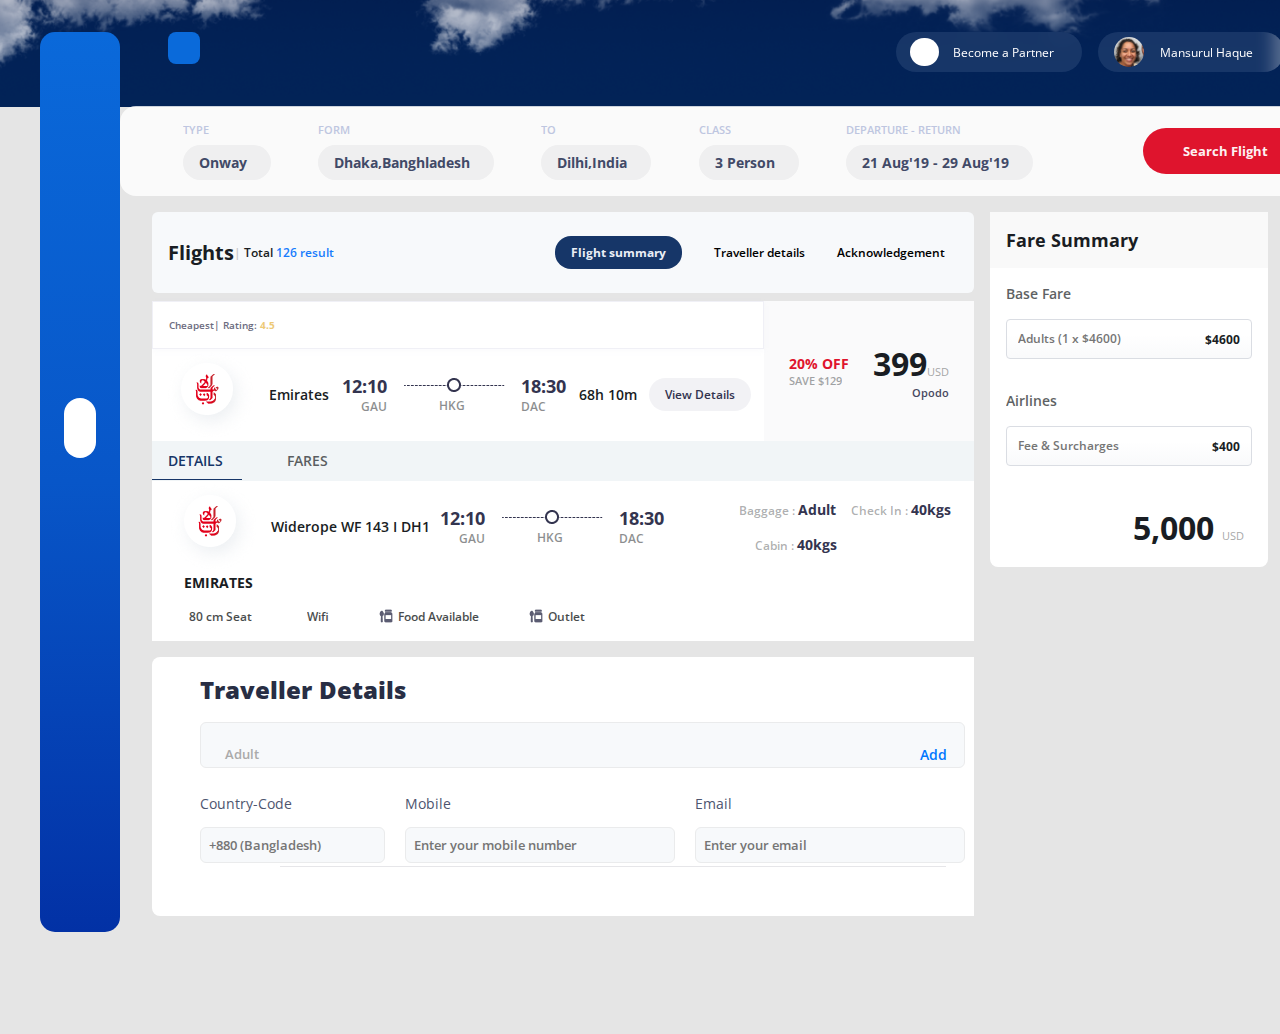
<file: flight-summarry.html>
<!DOCTYPE html>
<html lang="en">
  <head>
    <meta charset="UTF-8" />
    <meta http-equiv="X-UA-Compatible" content="IE=edge" />
    <meta name="viewport" content="width=device-width, initial-scale=1.0" />
    <title>Flight results</title>
    <link rel="stylesheet" href="style.css" />
    <link rel="stylesheet" href="css/flight-results.css" />
    <link rel="stylesheet" href="css/flight-results2.css" />
    <link rel="stylesheet" href="css/flight-summarry.css" />

    <link
      rel="stylesheet"
      href="https://cdnjs.cloudflare.com/ajax/libs/font-awesome/6.1.1/css/all.min.css"
      integrity="sha512-KfkfwYDsLkIlwQp6LFnl8zNdLGxu9YAA1QvwINks4PhcElQSvqcyVLLD9aMhXd13uQjoXtEKNosOWaZqXgel0g=="
      crossorigin="anonymous"
      referrerpolicy="no-referrer"
    />
    <link rel="preconnect" href="https://fonts.googleapis.com" />
    <link rel="preconnect" href="https://fonts.gstatic.com" crossorigin />
    <link
      href="https://fonts.googleapis.com/css2?family=Open+Sans:ital,wght@0,300;0,400;0,500;0,600;0,700;1,300;1,400;1,500;1,600;1,700&display=swap"
      rel="stylesheet"
    />
  </head>

  <body>
    <div class="container flex">
      <div class="left-side flex">
        <div class="list flex">
          <i class="fa-solid fa-bars"></i>
        </div>
        <nav>
          <a href="#"><i class="fas fa-home-alt"></i> </a>
          <a href="#"><i class="fas fa-wallet"></i> </a>
          <a href="#"><i class="fas fa-id-badge"></i> </a>
          <a href="#"><i class="fas fa-briefcase"></i> </a>
          <a href="#"><i class="fas fa-globe-asia"></i> </a>
          <a href="#"><i class="fas fa-question"></i> </a>
        </nav>

        <div class="subscribe flex">
          <i class="fas fa-trophy" style="font-size: 1.5rem"></i>
        </div>
      </div>

      <div class="right-side">
        <header class="flex">
          <section class="tabs">
            <div class="flex">
              <a href="#" id="active-tab"
                ><i class="fas fa-plane-departure"></i>
              </a>
              <a href="#"><i class="fas fa-bed"></i></a>
              <a href="#"><i class="fa-solid fa-house"></i> </a>
              <a href="#"><i class="fa-solid fa-taxi"></i> </a>
            </div>
          </section>
          <div class="header-top-container">
            <div class="header-top flex">
              <div class="header-img">
                <div class="header-top-icon-container flex">
                  <i class="fa-solid fa-house-circle-xmark header-top-icon"></i>
                </div>
              </div>
              <p class="header-top-p">Become a Partner</p>
              <i class="fa-solid fa-angle-down"></i>
            </div>
            <div class="header-top flex">
              <div class="header-img">
                <img
                  src="person.jpg"
                  alt=""
                  width="30px"
                  class="person-img flex"
                />
              </div>
              <p class="header-top-p">Mansurul Haque</p>
              <i class="fa-solid fa-angle-down"></i>
            </div>
          </div>
        </header>

        <div class="secondary-flight">
          <ul class="secondary-flight-tabs flex">
            <li>
              <p>Type</p>
              <div class="secondary-ul-tab">
                <p>Onway</p>
                <i class="fa-solid fa-angle-down"></i>
              </div>
            </li>
            <li>
              <p>Form</p>
              <div class="secondary-ul-tab">
                <p>Dhaka,Banghladesh</p>
              </div>
            </li>
            <li>
              <p>To</p>
              <div class="secondary-ul-tab">
                <p>Dilhi,India</p>
              </div>
            </li>
            <li>
              <p>Class</p>
              <div class="secondary-ul-tab">
                <p>3 Person</p>
                <i class="fa-solid fa-angle-down"></i>
              </div>
            </li>
            <li>
              <p>Departure - return</p>
              <div class="secondary-ul-tab">
                <p>21 Aug'19 - 29 Aug'19</p>
                <i class="fa-solid fa-calendar"></i>
              </div>
            </li>
          </ul>
          <button class="search">Search Flight</button>
        </div>
        <div class="sidebar">
          <div class="sidebar-left">
            <div class="quick-navigation">
              <div class="quick-left">
                <p>Flights</p>
                <p class="result">
                  <span class="line">|</span> Total
                  <span class="total-result">126 result</span>
                </p>
              </div>

              <div class="quick-right">
                <ul>
                  <li class="cheap">Flight summary</li>
                  <li>Traveller details</li>
                  <li>Acknowledgement</li>
                </ul>
              </div>
            </div>
            <div class="card-items">
              <div class="card-item">
                <div class="card-item-left">
                  <div class="card-top">
                    <p>Cheapest</p>
                    <p class="result">
                      <span class="line"> | </span> Rating:
                      <span class="rating">4.5</span>
                    </p>
                  </div>

                  <div class="card-bottom">
                    <img src="Logo.png" alt="logo" />
                    <p>Emirates</p>
                    <div class="address">
                      <div class="address-start">
                        <p class="time">12:10</p>
                        <p class="address-name">GAU</p>
                      </div>
                      <div class="object">
                        <img src="object.png" alt="objcet" />
                        <p class="address-name">HKG</p>
                      </div>
                      <div class="address-end">
                        <p class="time">18:30</p>
                        <p class="address-name">DAC</p>
                      </div>
                    </div>
                    <p class="timestamp">68h 10m</p>

                    <button class="details">View Details</button>
                  </div>
                </div>
                <div class="card-item-right">
                  <div class="box">
                    <div class="box-left">
                      <p>20% OFF</p>
                      <p class="save">Save $129</p>
                    </div>
                    <div class="box-right">
                      <p>399<span>USD</span></p>
                      <p class="down">Opodo</p>
                    </div>
                  </div>
                </div>
              </div>
              <div class="card-item-special">
                <div class="menu-bar">
                  <p class="first-item-menu">DETAILS</p>
                  <p class="second-item-menu">FARES</p>
                </div>
                <div class="card-item-left">
                  <div class="card-bottom">
                    <img src="Logo.png" alt="logo" />
                    <p>Widerope WF 143 I DH1</p>
                    <div class="address">
                      <div class="address-start">
                        <p class="time">12:10</p>
                        <p class="address-name">GAU</p>
                      </div>
                      <div class="object">
                        <img src="object.png" alt="objcet" />
                        <p class="address-name">HKG</p>
                      </div>
                      <div class="address-end">
                        <p class="time">18:30</p>
                        <p class="address-name">DAC</p>
                      </div>
                    </div>
                    <div class="right-side-card">
                      <div class="right-side-top">
                        <div class="right-side-left">
                          <p>Baggage : <span>Adult</span></p>
                        </div>
                        <div class="right-side-right">
                          <p>Check In : <span> 40kgs</span></p>
                        </div>
                      </div>
                      <div class="right-side-bottom">
                        <p>Cabin : <span> 40kgs</span></p>
                      </div>
                    </div>
                  </div>
                </div>
                <div class="title-services">
                  <div class="title">
                    <p>Emirates</p>
                  </div>

                  <div class="services">
                    <p><i class="fa-solid fa-receipt"></i>80 cm Seat</p>
                    <p><i class="fa-solid fa-wifi"></i>Wifi</p>
                    <p>
                      <img src="Jar-Spoon.png" alt="jar-spoon" /> Food Available
                    </p>
                    <p><img src="Jar-Spoon.png" alt="jar-spoon" /> Outlet</p>
                  </div>
                </div>
              </div>
              <div class="travel-details">
                <p>Traveller Details</p>
                <div class="input-add">
                  <input type="text" class="add" />
                  <p>Adult</p>
                  <button class="add-button">
                    <i class="fa-solid fa-plus"></i>Add
                  </button>
                </div>
                <div class="contact-details">
                  <div class="country-code">
                    <label for="country">Country-Code</label>
                    <br />
                    <input
                      type="text"
                      name="country-code"
                      id="country"
                      placeholder="+880 (Bangladesh)"
                    />
                    <i class="fa-solid fa-angle-down country-icon"></i>
                  </div>
                  <div class="mobile">
                    <label for="mobile">Mobile</label>
                    <br />
                    <input
                      type="number"
                      name="mobile"
                      id="mobile"
                      placeholder="Enter your mobile number"
                    />
                  </div>
                  <div class="email">
                    <label for="email">Email</label>
                    <br />
                    <input
                      type="email"
                      name="email"
                      id="email"
                      placeholder="Enter your email"
                    />
                  </div>
                </div>
              </div>
            </div>
          </div>
          <div class="side-bar-right">
            <div class="right-header">Fare Summary</div>

            <div class="stop">
              <div class="stop-title">
                <p>Base Fare</p>
              </div>
              <div class="stop-input">
                <input
                  type="text"
                  name="base"
                  class="base"
                  placeholder="Adults (1 x $4600)"
                />
                <p class="sum">$4600</p>
              </div>
            </div>
            <div class="airline">
              <div class="airline-title">
                <p>Airlines</p>
              </div>
              <div class="fee">
                <input
                  type="text"
                  name="fee"
                  class="fee"
                  placeholder="Fee & Surcharges"
                />
                <p class="fees">$400</p>
              </div>
            </div>
            <div class="price">
              <p>5,000 <span>USD</span></p>
            </div>
          </div>
        </div>
      </div>
    </div>
  </body>
</html>
</file>
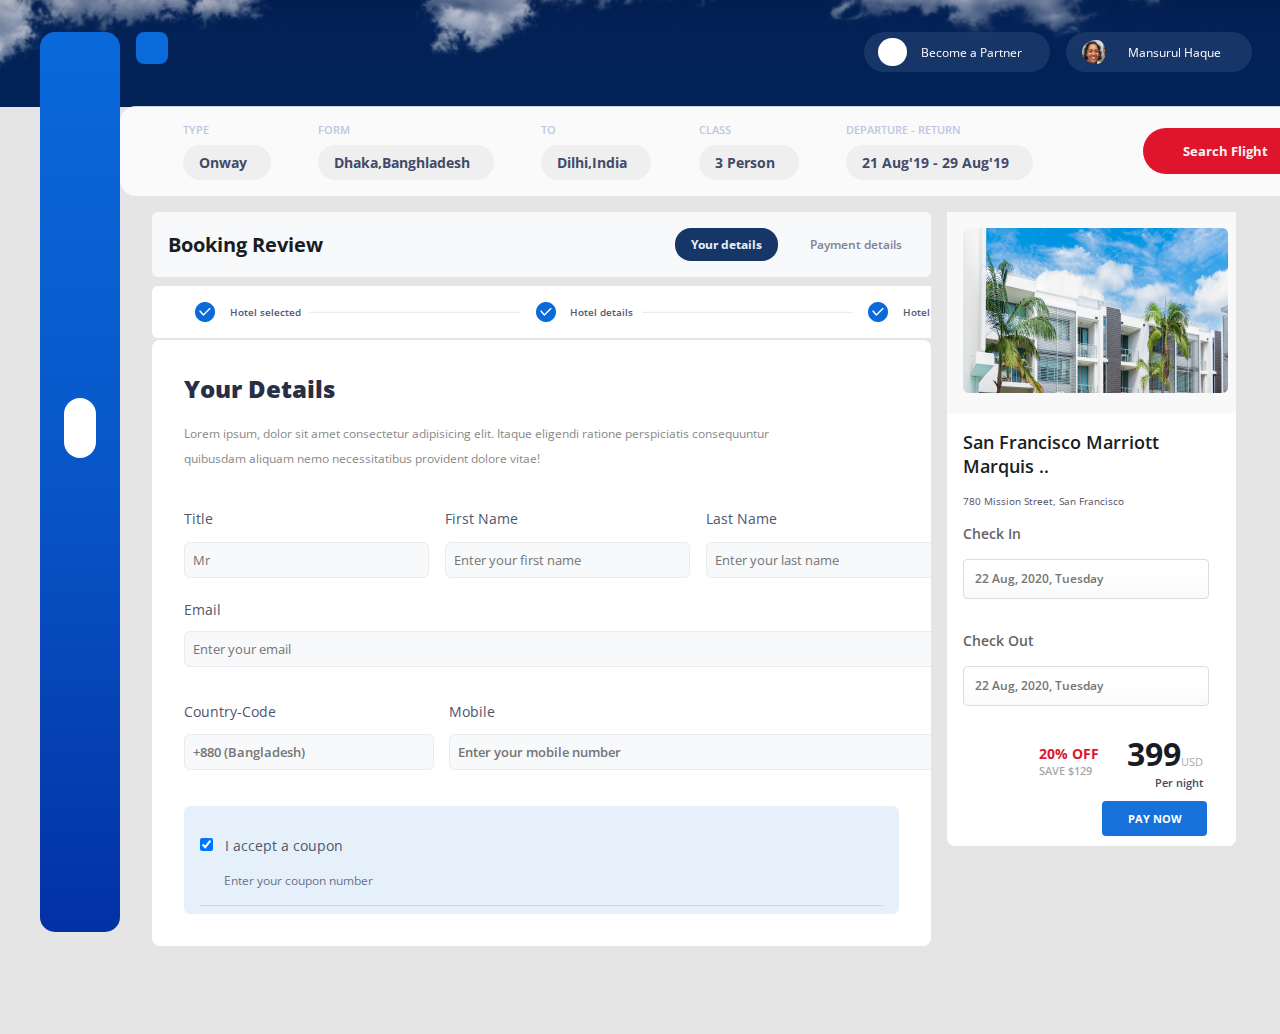
<file: hotel-booking-review.html>
<!DOCTYPE html>
<html lang="en">
  <head>
    <meta charset="UTF-8" />
    <meta http-equiv="X-UA-Compatible" content="IE=edge" />
    <meta name="viewport" content="width=device-width, initial-scale=1.0" />
    <title>Flight results</title>
    <link rel="stylesheet" href="style.css" />
    <link rel="stylesheet" href="css/flight-results.css" />
    <link rel="stylesheet" href="css/hotel-results.css" />
    <link rel="stylesheet" href="css/hotel-map-view.css" />
    <link rel="stylesheet" href="css/hotel-details.css" />
    <link rel="stylesheet" href="css/flight-summarry2.css" />
    <link rel="stylesheet" href="css/flight-summarry.css" />
    <link rel="stylesheet" href="css/hotel-booking-review.css" />

    <link
      rel="stylesheet"
      href="https://cdnjs.cloudflare.com/ajax/libs/font-awesome/6.1.1/css/all.min.css"
      integrity="sha512-KfkfwYDsLkIlwQp6LFnl8zNdLGxu9YAA1QvwINks4PhcElQSvqcyVLLD9aMhXd13uQjoXtEKNosOWaZqXgel0g=="
      crossorigin="anonymous"
      referrerpolicy="no-referrer"
    />
    <link rel="preconnect" href="https://fonts.googleapis.com" />
    <link rel="preconnect" href="https://fonts.gstatic.com" crossorigin />
    <link
      href="https://fonts.googleapis.com/css2?family=Open+Sans:ital,wght@0,300;0,400;0,500;0,600;0,700;1,300;1,400;1,500;1,600;1,700&display=swap"
      rel="stylesheet"
    />
  </head>

  <body>
    <div class="container flex">
      <div class="left-side flex">
        <div class="list flex">
          <i class="fa-solid fa-bars"></i>
        </div>
        <nav>
          <a href="#"><i class="fas fa-home-alt"></i> </a>
          <a href="#"><i class="fas fa-wallet"></i> </a>
          <a href="#"><i class="fas fa-id-badge"></i> </a>
          <a href="#"><i class="fas fa-briefcase"></i> </a>
          <a href="#"><i class="fas fa-globe-asia"></i> </a>
          <a href="#"><i class="fas fa-question"></i> </a>
        </nav>

        <div class="subscribe flex">
          <i class="fas fa-trophy" style="font-size: 1.5rem"></i>
        </div>
      </div>

      <div class="right-side">
        <header class="flex">
          <section class="tabs">
            <div class="flex">
              <a href="#" id="active-tab"
                ><i class="fas fa-plane-departure"></i>
              </a>
              <a href="#"><i class="fas fa-bed"></i></a>
              <a href="#"><i class="fa-solid fa-house"></i> </a>
              <a href="#"><i class="fa-solid fa-taxi"></i> </a>
            </div>
          </section>
          <div class="header-top-container">
            <div class="header-top flex">
              <div class="header-img">
                <div class="header-top-icon-container flex">
                  <i class="fa-solid fa-house-circle-xmark header-top-icon"></i>
                </div>
              </div>
              <p class="header-top-p">Become a Partner</p>
              <i class="fa-solid fa-angle-down"></i>
            </div>
            <div class="header-top flex">
              <div class="header-img">
                <img
                  src="person.jpg"
                  alt=""
                  width="30px"
                  class="person-img flex"
                />
              </div>
              <p class="header-top-p">Mansurul Haque</p>
              <i class="fa-solid fa-angle-down"></i>
            </div>
          </div>
        </header>

        <div class="secondary-flight">
          <ul class="secondary-flight-tabs flex">
            <li>
              <p>Type</p>
              <div class="secondary-ul-tab">
                <p>Onway</p>
                <i class="fa-solid fa-angle-down"></i>
              </div>
            </li>
            <li>
              <p>Form</p>
              <div class="secondary-ul-tab">
                <p>Dhaka,Banghladesh</p>
              </div>
            </li>
            <li>
              <p>To</p>
              <div class="secondary-ul-tab">
                <p>Dilhi,India</p>
              </div>
            </li>
            <li>
              <p>Class</p>
              <div class="secondary-ul-tab">
                <p>3 Person</p>
                <i class="fa-solid fa-angle-down"></i>
              </div>
            </li>
            <li>
              <p>Departure - return</p>
              <div class="secondary-ul-tab">
                <p>21 Aug'19 - 29 Aug'19</p>
                <i class="fa-solid fa-calendar"></i>
              </div>
            </li>
          </ul>
          <button class="search">Search Flight</button>
        </div>
        <div class="sidebar">
          <div class="sidebar-left">
            <div class="quick-navigation">
              <div class="quick-left">
                <p>Booking Review</p>
              </div>

              <div class="quick-right">
                <ul>
                  <li class="cheap">Your details</li>
                  <li>Payment details</li>
                </ul>
              </div>
            </div>

            <div class="flight-tab">
              <ul>
                <li>
                  <img src="Rightmark.png" alt="Rightmark" />Hotel selected
                </li>
                <li><img src="Line 4.svg" alt="line" /></li>
                <li>
                  <img src="Rightmark.png" alt="Rightmark" />Hotel details
                </li>
                <li><img src="Line 4.svg" alt="line" /></li>
                <li>
                  <img src="Rightmark.png" alt="Rightmark" />Hotel booking
                </li>
              </ul>
            </div>

            <div class="payment-details">
              <p>Your Details</p>
              <div class="payment">
                <p class="Hotel-booking-details">
                  Lorem ipsum, dolor sit amet consectetur adipisicing elit.
                  Itaque eligendi ratione perspiciatis consequuntur quibusdam
                  aliquam nemo necessitatibus provident dolore vitae!
                </p>

                <div class="expire-date">
                  <div class="month">
                    <label for="month">Title</label>
                    <br />
                    <input
                      type="text"
                      name="title"
                      id="month"
                      placeholder="Mr"
                    />
                  </div>
                  <div class="year">
                    <label for="year">First Name</label>
                    <br />
                    <input
                      type="text"
                      name="first-name"
                      id="year"
                      placeholder="Enter your first name"
                    />
                  </div>

                  <div class="cvv">
                    <label for="cvv">Last Name</label>
                    <br />
                    <input
                      type="text"
                      name="last-name"
                      id="cvv"
                      placeholder="Enter your last name"
                    />
                  </div>
                </div>
                <div class="hotel-booking-email">
                  <label for="card-number">Email</label>
                  <input
                    type="email"
                    id="card-number"
                    placeholder="Enter your email"
                  />
                </div>
                <div class="contact-details">
                  <div class="country-code">
                    <label for="country">Country-Code</label>
                    <br />
                    <input
                      type="text"
                      name="country-code"
                      id="country"
                      placeholder="+880 (Bangladesh)"
                    />
                    <i class="fa-solid fa-angle-down country-icon"></i>
                  </div>
                  <div class="mobile">
                    <label for="mobile">Mobile</label>
                    <br />
                    <input
                      type="number"
                      name="mobile"
                      id="mobile"
                      placeholder="Enter your mobile number"
                    />
                  </div>
                </div>
                <div class="policy">
                  <input
                    type="checkbox"
                    id="policy"
                    name="policy"
                    value="policy"
                    checked
                  />
                  <label for="policy"> I accept a coupon </label>

                  <p class="enter-your-coupon">Enter your coupon number</p>
                </div>
              </div>
            </div>
          </div>

          <div class="side-bar-right">
            <div class="right-header">
              <img src="melissa-walker.png" alt="melissa-walker" />
            </div>
            <div class="hotel-booking-det">
              <h4 class="hotel-booking-det-address">
                San Francisco Marriott Marquis ..
              </h4>
              <p class="hotel-booking-det-location">
                <i class="fa-solid fa-location-dot"></i>
                780 Mission Street, San Francisco
              </p>
            </div>

            <div class="stop">
              <div class="stop-title">
                <p>Check In</p>
              </div>
              <div class="stop-input">
                <input
                  type="text"
                  name="base"
                  class="base"
                  placeholder="22 Aug, 2020, Tuesday"
                />
              </div>
            </div>
            <div class="airline">
              <div class="airline-title">
                <p>Check Out</p>
              </div>
              <div class="fee">
                <input
                  type="text"
                  name="fee"
                  class="fee"
                  placeholder="22 Aug, 2020, Tuesday"
                />
              </div>
            </div>
            <div class="card-item-right">
              <div class="box">
                <div class="box-left">
                  <p>20% OFF</p>
                  <p class="save">Save $129</p>
                </div>
                <div class="box-right">
                  <p>399<span>USD</span></p>
                  <p class="down">Per night</p>
                </div>
              </div>
              <div class="box-right-button">
                <button class="book-now">PAY NOW</button>
              </div>
            </div>
          </div>
        </div>
      </div>
    </div>
  </body>
</html>
</file>
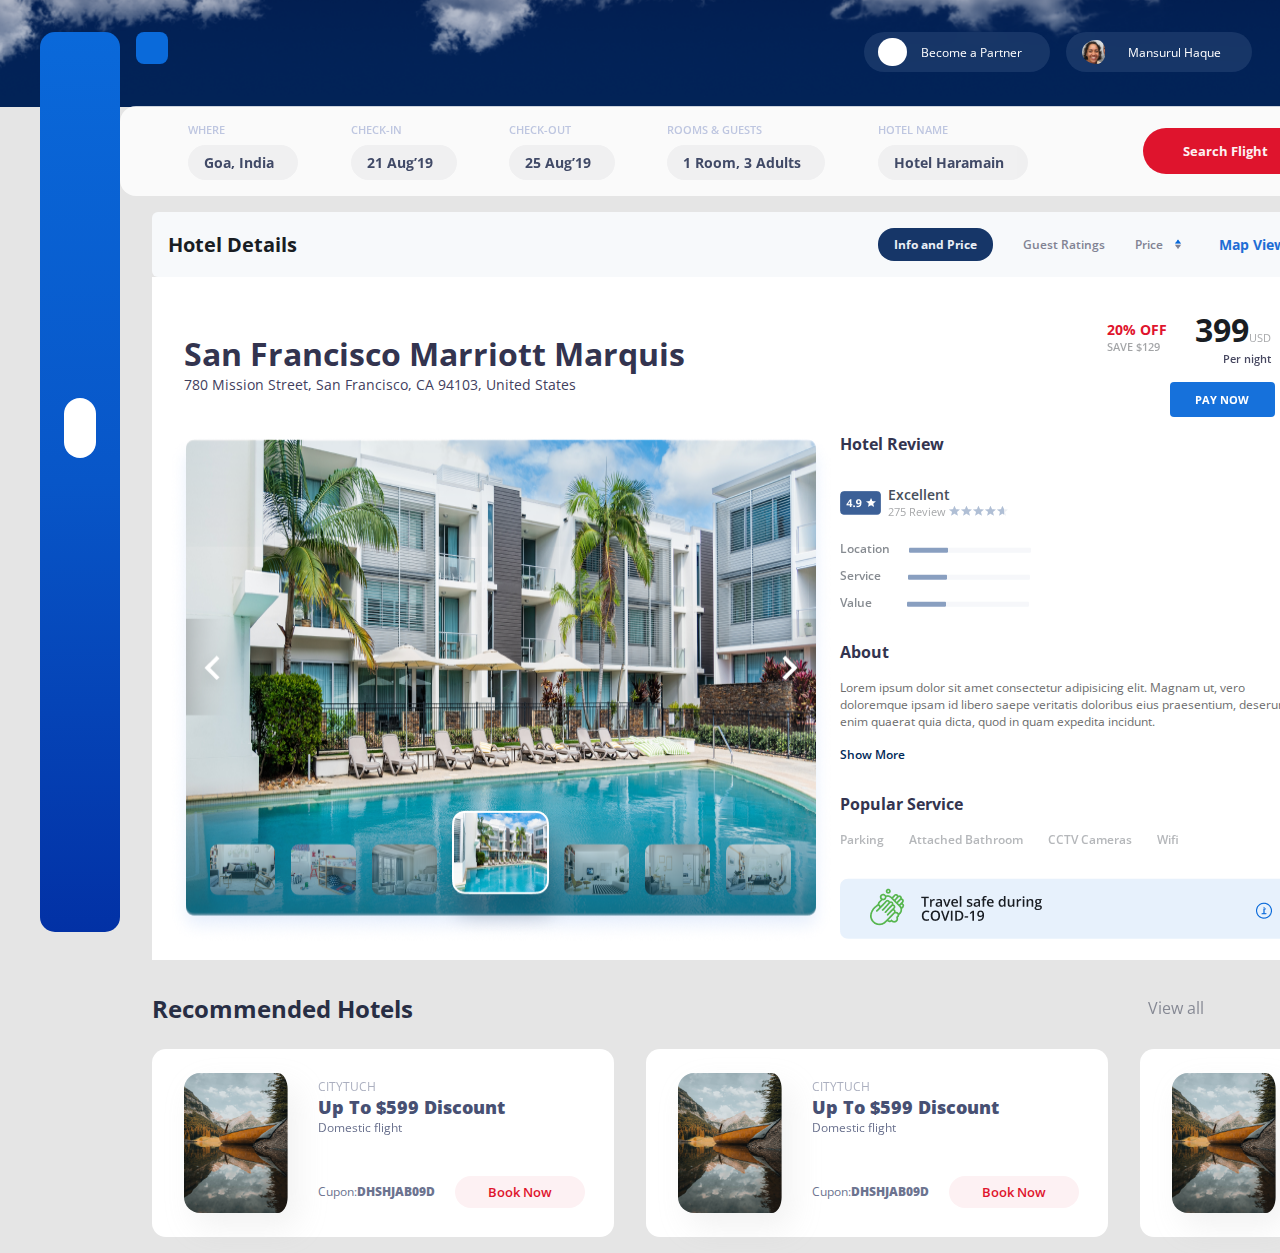
<file: hotel-details.html>
<!DOCTYPE html>
<html lang="en">
  <head>
    <meta charset="UTF-8" />
    <meta http-equiv="X-UA-Compatible" content="IE=edge" />
    <meta name="viewport" content="width=device-width, initial-scale=1.0" />
    <title>Flight results</title>
    <link rel="stylesheet" href="style.css" />
    <link rel="stylesheet" href="css/flight-results.css" />
    <link rel="stylesheet" href="css/hotel-results.css" />
    <link rel="stylesheet" href="css/hotel-map-view.css" />
    <link rel="stylesheet" href="css/hotel-details.css" />

    <link
      rel="stylesheet"
      href="https://cdnjs.cloudflare.com/ajax/libs/font-awesome/6.1.1/css/all.min.css"
      integrity="sha512-KfkfwYDsLkIlwQp6LFnl8zNdLGxu9YAA1QvwINks4PhcElQSvqcyVLLD9aMhXd13uQjoXtEKNosOWaZqXgel0g=="
      crossorigin="anonymous"
      referrerpolicy="no-referrer"
    />
    <link rel="preconnect" href="https://fonts.googleapis.com" />
    <link rel="preconnect" href="https://fonts.gstatic.com" crossorigin />
    <link
      href="https://fonts.googleapis.com/css2?family=Open+Sans:ital,wght@0,300;0,400;0,500;0,600;0,700;1,300;1,400;1,500;1,600;1,700&display=swap"
      rel="stylesheet"
    />
  </head>

  <body>
    <div class="container flex">
      <div class="left-side flex">
        <div class="list flex">
          <i class="fa-solid fa-bars"></i>
        </div>
        <nav>
          <a href="#"><i class="fas fa-home-alt"></i> </a>
          <a href="#"><i class="fas fa-wallet"></i> </a>
          <a href="#"><i class="fas fa-id-badge"></i> </a>
          <a href="#"><i class="fas fa-briefcase"></i> </a>
          <a href="#"><i class="fas fa-globe-asia"></i> </a>
          <a href="#"><i class="fas fa-question"></i> </a>
        </nav>

        <div class="subscribe flex">
          <i class="fas fa-trophy" style="font-size: 1.5rem"></i>
        </div>
      </div>

      <div class="right-side">
        <header class="flex">
          <section class="tabs">
            <div class="flex">
              <a href="#" id="active-tab"
                ><i class="fas fa-plane-departure"></i>
              </a>
              <a href="#"><i class="fas fa-bed"></i></a>
              <a href="#"><i class="fa-solid fa-house"></i> </a>
              <a href="#"><i class="fa-solid fa-taxi"></i> </a>
            </div>
          </section>
          <div class="header-top-container">
            <div class="header-top flex">
              <div class="header-img">
                <div class="header-top-icon-container flex">
                  <i class="fa-solid fa-house-circle-xmark header-top-icon"></i>
                </div>
              </div>
              <p class="header-top-p">Become a Partner</p>
              <i class="fa-solid fa-angle-down"></i>
            </div>
            <div class="header-top flex">
              <div class="header-img">
                <img
                  src="person.jpg"
                  alt=""
                  width="30px"
                  class="person-img flex"
                />
              </div>
              <p class="header-top-p">Mansurul Haque</p>
              <i class="fa-solid fa-angle-down"></i>
            </div>
          </div>
        </header>

   
        <div class="secondary-flight">
          <ul class="secondary-flight-tabs flex">
            <li>
              <p>Where</p>
              <div class="secondary-ul-tab">
                <p>Goa, India</p>
                <i class="fa-solid fa-angle-down"></i>
              </div>
            </li>
            <li>
              <p>Check-In</p>
              <div class="secondary-ul-tab">
                <p>21 Aug’19</p>
                <i class="fa-solid fa-calendar"></i>
              </div>
            </li>
            <li>
              <p>Check-out</p>
              <div class="secondary-ul-tab">
                <p>25 Aug’19</p>
                <i class="fa-solid fa-calendar"></i>
              </div>
            </li>
            <li>
              <p>Rooms & Guests</p>
              <div class="secondary-ul-tab">
                <p>1 Room, 3 Adults</p>
                <i class="fa-solid fa-angle-down"></i>
              </div>
            </li>
            <li>
              <p>Hotel Name</p>
              <div class="secondary-ul-tab">
                <p>Hotel Haramain</p>
                <i class="fa-solid fa-angle-down"></i>
              </div>
            </li>
          </ul>
          <button class="search">Search Flight</button>
        </div>
        <div class="sidebar">
          <div class="sidebar-left-hotel-details">
            <div class="quick-navigation">
              <div class="quick-left">
                <p>Hotel Details</p>
          
              </div>

              <div class="quick-right">
                <ul>
                  <li class="cheap">Info and Price</li>
                  <li>Guest Ratings</li>
                  <li>Price <img src="select-arrows.png" alt="select-arrows" class="select-arrows"></li>
                  <span class="map-result">Map View</span>
                </ul>
              </div>
            </div>

            <div class="hotel-details">
              <div class="hotel-details-header">
                <div class="hotel-details-address">
                  <div class="hotel-details-address-left">
                    <h2 class="hotel-details-address-left-title">
                      San Francisco Marriott Marquis
                    </h2>

                    <p class="hotel-details-location">
                      <i class="fa-solid fa-location-dot"></i>
                      780 Mission Street, San Francisco, CA 94103, United States
                    </p>
                  </div>
                  <div class="hotel-details-address-right"></div>
                </div>
                <div class="card-item-right">
                  <div class="box">
                    <div class="box-left">
                      <p>20% OFF</p>
                      <p class="save">Save $129</p>
                    </div>
                    <div class="box-right">
                      <p>399<span>USD</span></p>
                      <p class="down">Per night</p>
                    </div>
                  </div>
                  <div class="box-right-button">
                    <button class="book-now">PAY NOW</button>
                  </div>
                </div>
              </div>

              <div class="hotel-details-review">
                <img
                  src="hotel-details-img.png"
                  alt="hotel-details-img"
                  class="hotel-details-img"
                />

                <div class="hotel-details-review-right">
                  <h3 class="hotel-details-review-title">Hotel Review</h3>
                  <div class="hotel-details-rating">
                    <div class="stars-review">
                      <img
                        src="hotel-map-rating.png"
                        alt="hotel-map-rating"
                        class="hotel-details-rating"
                      />
                      <div class="star-review">
                        <p class="excellent">Excellent</p>
                        <p class="review-stars">
                          275 Review
                          <img src="Star.png" alt="stars" />
                        </p>
                      </div>
                    </div>

                    <div class="line-review">
                      <ul>
                        <li>Location <img src="Bar.png" alt="bar" class="hotel-details-bar" /></li>
                        <li>Service <img src="Bar.png" alt="bar" class="hotel-details-bar2"/></li>
                        <li>Value <img src="Bar.png" alt="bar" class="hotel-details-bar3"/></li>
                      </ul>
                    </div>
                  </div>

                  <div class="hotel-details-about">
                    <h3 class="hotel-details-about-title">About</h3>
                    <p class="hotel-details-about-body">
                      Lorem ipsum dolor sit amet consectetur adipisicing elit.
                      Magnam ut, vero doloremque ipsam id libero saepe veritatis
                      doloribus eius praesentium, deserunt enim quaerat quia
                      dicta, quod in quam expedita incidunt.
                    </p>
                    <p class="hotel-details-about-show">
                      Show More <i class="fa-solid fa-angle-down"></i>
                    </p>
                  </div>

                  <div class="hotel-details-popular">
                    <h3 class="hotel-details-popular-title">Popular Service</h3>
                    <ul class="hotel-popular-icons">
                      <li>
                        <i class="fa-solid fa-location-dot"></i>
                        Parking
                      </li>
                      <li>
                        <i class="fa-solid fa-bath"></i>
                        Attached Bathroom
                      </li>
                      <li>
                        <i class="fa-solid fa-camera"></i>
                        CCTV Cameras
                      </li>
                      <li>
                        <i class="fa-solid fa-wifi"></i>
                        Wifi
                      </li>
                    </ul>
                  </div>

                  <div class="hotel-details-banner">
                    <img src="hotel-details-banner.png" alt="hotel-details-banner">
                  </div>
                </div>
              </div>
            </div>
          </div>
        </div>
        <section class="special-offer">
          <div class="special-offer-title flex">
            <h2>Recommended Hotels</h2>
            <p style="margin-right: 3rem">View all</p>
          </div>
          <div class="cards flex">
            <div class="card-item flex">
              <div class="offer-img-container flex">
                <img
                  src="offer-img.jpg"
                  alt="offer-img"
                  class="offer-img"
                  width="110px"
                />
              </div>
              <div class="information-container flex">
                <div class="offer-info flex">
                  <p class="citytuch">Citytuch</p>
                  <p class="discount">Up to $599 discount</p>
                  <p class="offer-flight">Domestic flight</p>
                </div>
                <div class="cupon flex">
                  <p>Cupon: <span class="cupon-code">dhshjab09d</span></p>
                  <button class="book flex">Book Now</button>
                </div>
              </div>
            </div>
            <div class="card-item flex">
              <div class="offer-img-container flex">
                <img
                  src="offer-img.jpg"
                  alt="offer-img"
                  class="offer-img"
                  width="110px"
                />
              </div>
              <div class="information-container flex">
                <div class="offer-info flex">
                  <p class="citytuch">Citytuch</p>
                  <p class="discount">Up to $599 discount</p>
                  <p class="offer-flight">Domestic flight</p>
                </div>
                <div class="cupon flex">
                  <p>Cupon: <span class="cupon-code">dhshjab09d</span></p>
                  <button class="book flex">Book Now</button>
                </div>
              </div>
            </div>
            <div class="card-item flex">
              <div class="offer-img-container flex">
                <img
                  src="offer-img.jpg"
                  alt="offer-img"
                  class="offer-img"
                  width="110px"
                />
              </div>
              <div class="information-container flex">
                <div class="offer-info flex">
                  <p class="citytuch">Citytuch</p>
                  <p class="discount">Up to $599 discount</p>
                  <p class="offer-flight">Domestic flight</p>
                </div>
                <div class="cupon flex">
                  <p>Cupon: <span class="cupon-code">dhshjab09d</span></p>
                  <button class="book flex">Book Now</button>
                </div>
              </div>
            </div>
          </div>
        </section>
      </div>
    </div>
  </body>
</html>
</file>
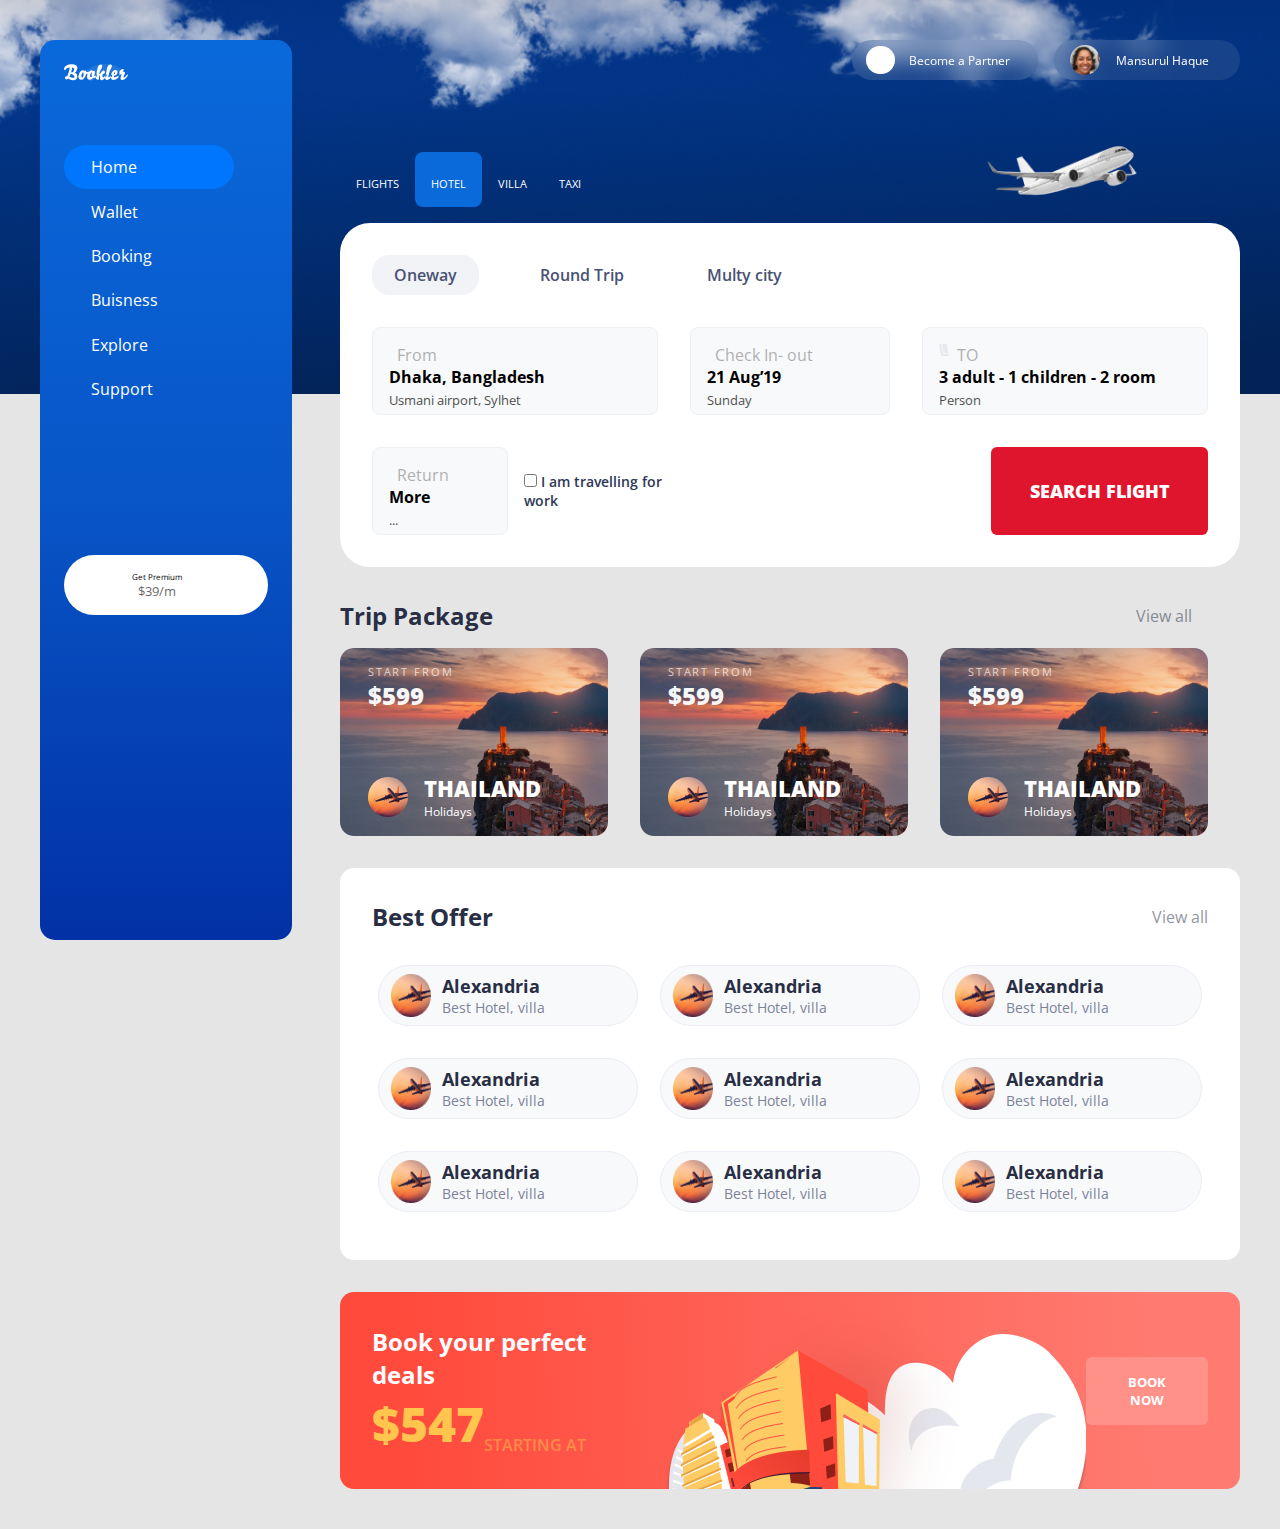
<file: hotel-home.html>
<!DOCTYPE html>
<html lang="en">
  <head>
    <meta charset="UTF-8" />
    <meta http-equiv="X-UA-Compatible" content="IE=edge" />
    <meta name="viewport" content="width=device-width, initial-scale=1.0" />
    <title>Flight Home</title>
    <link rel="stylesheet" href="style.css" />
    <link rel="stylesheet" href="css/hotel-home.css" />

    <link
      rel="stylesheet"
      href="https://cdnjs.cloudflare.com/ajax/libs/font-awesome/6.1.1/css/all.min.css"
      integrity="sha512-KfkfwYDsLkIlwQp6LFnl8zNdLGxu9YAA1QvwINks4PhcElQSvqcyVLLD9aMhXd13uQjoXtEKNosOWaZqXgel0g=="
      crossorigin="anonymous"
      referrerpolicy="no-referrer"
    />
    <link rel="preconnect" href="https://fonts.googleapis.com" />
    <link rel="preconnect" href="https://fonts.gstatic.com" crossorigin />
    <link
      href="https://fonts.googleapis.com/css2?family=Open+Sans:ital,wght@0,300;0,400;0,500;0,600;0,700;1,300;1,400;1,500;1,600;1,700&display=swap"
      rel="stylesheet"
    />
  </head>
  <body data-new-gr-c-s-check-loaded="14.1020.0" data-gr-ext-installed="">
    <div class="container flex">
      <div class="left-side flex">
        <div class="list flex">
          <img src="Brand Logo.svg" alt="brand logo" />
          <i class="fa-solid fa-bars"></i>
        </div>
        <nav>
          <ul>
            <a href="#" id="active"
              ><i class="fas fa-home-alt"></i>
              <li>Home</li>
              <li></li
            ></a>
            <a href="#"
              ><i class="fas fa-wallet"></i>
              <li>Wallet</li></a
            >
            <a href="#"
              ><i class="fas fa-id-badge"></i>
              <li>Booking</li></a
            >
            <a href="#"
              ><i class="fas fa-briefcase"></i>
              <li>Buisness</li></a
            >
            <a href="#"
              ><i class="fas fa-globe-asia"></i>
              <li>Explore</li></a
            >
            <a href="#"
              ><i class="fas fa-question"></i>
              <li>Support</li></a
            >
          </ul>
        </nav>

        <div class="subscribe flex">
          <div class="flex">
            <div>
              <i class="fas fa-trophy" style="font-size: 1.5rem"></i>
            </div>
            <div class="prem flex">
              <p style="font-size: 0.5rem">Get Premium</p>
              <p style="opacity: 60%">$39/m</p>
            </div>
          </div>
          <i class="fas fa-play" style="color: #d0d2d9"></i>
        </div>
      </div>

      <div class="right-side">
        <header class="flex">
          <div class="header-top flex">
            <div class="header-img">
              <div class="header-top-icon-container flex">
                <i class="fa-solid fa-house-circle-xmark header-top-icon"></i>
              </div>
            </div>
            <p class="header-top-p">Become a Partner</p>
            <i class="fa-solid fa-angle-down"></i>
          </div>
          <div class="header-top flex">
            <div class="header-img">
              <img
                src="person.jpg"
                alt=""
                width="30px"
                class="person-img flex"
              />
            </div>
            <p class="header-top-p">Mansurul Haque</p>
            <i class="fa-solid fa-angle-down"></i>
          </div>
        </header>

        <section class="tabs">
          <ul class="flex">
            <a href="#"
              ><i class="fas fa-plane-departure"></i>
              <li>Flights</li></a
            >
            <a href="#" id="active-tab"
              ><i class="fas fa-bed"></i>
              <li>Hotel</li></a
            >
            <a href="#"
              ><i class="fa-solid fa-house"></i>
              <li>Villa</li></a
            >
            <a href="#"
              ><i class="fa-solid fa-taxi"></i>
              <li>Taxi</li></a
            >
          </ul>
        </section>
        <section class="flight">
          <div class="flight-information">
            <div class="flight-tabs">
              <ul class="flex">
                <li id="clicked">Oneway</li>
                <li>Round Trip</li>
                <li>Multy city</li>
              </ul>
            </div>

            <div class="info-container flex">
              <div class="first flex">
                <div class="info from-to">
                  <div class="icon flex">
                    <i class="fa-solid fa-location-dot"></i>
                    <p>From</p>
                  </div>
                  <p class="info-p">Dhaka, Bangladesh</p>
                  <p class="airport">Usmani airport, Sylhet</p>
                </div>
                <div class="info class">
                  <div class="icon flex">
                    <i class="fa-solid fa-location-dot"></i>
                    <p>Check In- out</p>
                  </div>
                  <p class="info-p">21 Aug’19</p>
                  <p class="airport">Sunday</p>
                  <i class="fa-solid fa-angle-down class-angle"></i>
                </div>
                <div class="info flex from-to">
                  <div class="icon flex">
                    <img src="Combined Shape.svg" alt="seat" class="seat-img" />
                    <p>TO</p>
                  </div>
                  <p class="info-p">3 adult - 1 children - 2 room</p>
                  <p class="airport">Person</p>
                </div>
              </div>
              <div class="second flex">
                <div class="info flex more">
                  <div class="icon flex">
                    <i class="fa-solid fa-calendar-days"></i>
                    <p>Return</p>
                  </div>
                  <p class="info-date">More</p>
                  <p class="day">...</p>
                </div>
                <div class="travel">
                  <input
                    type="checkbox"
                    id="travel"
                    name="travel"
                    value="travel"
                  />
                  <label class="travel" for="travel">
                    I am travelling for work</label
                  >
                </div>
                <button class="search-flight">Search flight</button>
              </div>
            </div>
          </div>
        </section>

        <section class="special-offer">
          <div class="special-offer-title flex">
            <h2>Trip Package</h2>
            <p style="margin-right: 3rem">View all</p>
          </div>
          <div class="cards flex">
            <div class="card-item flex">
              <div class="information-container flex">
                <div class="offer-info flex">
                  <p class="citytuch">START FROM</p>
                  <p class="discount">$599</p>
                </div>

                <div class="cupon-container">

                  <img src="offer-inner.png" alt="offer inner">
                <div class="cupon flex">
                  <p class="country">Thailand</p>
                  <p class="holidays">Holidays</p>
                </div>

                </div>

              </div>
            </div>

            <div class="card-item flex">
              <div class="information-container flex">
                <div class="offer-info flex">
                  <p class="citytuch">START FROM</p>
                  <p class="discount">$599</p>
                </div>

                <div class="cupon-container">

                  <img src="offer-inner.png" alt="offer inner">
                <div class="cupon flex">
                  <p class="country">Thailand</p>
                  <p class="holidays">Holidays</p>
                </div>

                </div>

              </div>
            </div>
            <div class="card-item flex">
              <div class="information-container flex">
                <div class="offer-info flex">
                  <p class="citytuch">START FROM</p>
                  <p class="discount">$599</p>
                </div>

                <div class="cupon-container">

                  <img src="offer-inner.png" alt="offer inner">
                <div class="cupon flex">
                  <p class="country">Thailand</p>
                  <p class="holidays">Holidays</p>
                </div>

                </div>

              </div>
            </div>
          </div>
        </section>

        <section class="best-offer">
          <div class="best-offer-title flex">
            <h2>Best Offer</h2>
            <p>View all</p>
          </div>

          <div class="best-places">
            
            <div class="best-place">
              <img src="offer-inner.png" alt="offer inner">
            <div class="cupon">
              <p class="place">Alexandria</p>
              <p class="best-hotel">Best Hotel, villa</p>
            </div>

            </div>
            <div class="best-place">
              <img src="offer-inner.png" alt="offer inner">
            <div class="cupon flex">
              <p class="place">Alexandria</p>
              <p class="best-hotel">Best Hotel, villa</p>
            </div>

            </div>
            <div class="best-place">
              <img src="offer-inner.png" alt="offer inner">
            <div class="cupon flex">
              <p class="place">Alexandria</p>
              <p class="best-hotel">Best Hotel, villa</p>
            </div>

            </div>
            <div class="best-place">
              <img src="offer-inner.png" alt="offer inner">
            <div class="cupon flex">
              <p class="place">Alexandria</p>
              <p class="best-hotel">Best Hotel, villa</p>
            </div>

            </div>
            <div class="best-place">
              <img src="offer-inner.png" alt="offer inner">
            <div class="cupon flex">
              <p class="place">Alexandria</p>
              <p class="best-hotel">Best Hotel, villa</p>
            </div>

            </div>
            <div class="best-place">
              <img src="offer-inner.png" alt="offer inner">
            <div class="cupon flex">
              <p class="place">Alexandria</p>
              <p class="best-hotel">Best Hotel, villa</p>
            </div>

            </div>
            <div class="best-place">
              <img src="offer-inner.png" alt="offer inner">
            <div class="cupon flex">
              <p class="place">Alexandria</p>
              <p class="best-hotel">Best Hotel, villa</p>
            </div>

            </div>
            <div class="best-place">
              <img src="offer-inner.png" alt="offer inner">
            <div class="cupon flex">
              <p class="place">Alexandria</p>
              <p class="best-hotel">Best Hotel, villa</p>
            </div>

            </div>
            <div class="best-place">
              <img src="offer-inner.png" alt="offer inner">
            <div class="cupon flex">
              <p class="place">Alexandria</p>
              <p class="best-hotel">Best Hotel, villa</p>
            </div>

            </div>

           

          </div>
        </section>

        <section class="banner">
          <div class="banner-container flex">
            <div class="banner-title">
              <p>Book your perfect deals</p>
              <div class="price flex">
                <p class="banner-price">$547</p>
                <p class="starting-at">starting at</p>
              </div>
            </div>
            <div class="banner-img">
              <img src="object2.png" alt="object2" />
            </div>
            <button class="banner-button flex">Book now</button>
          </div>
        </section>
      </div>
    </div>
  </body>
</html>
</file>
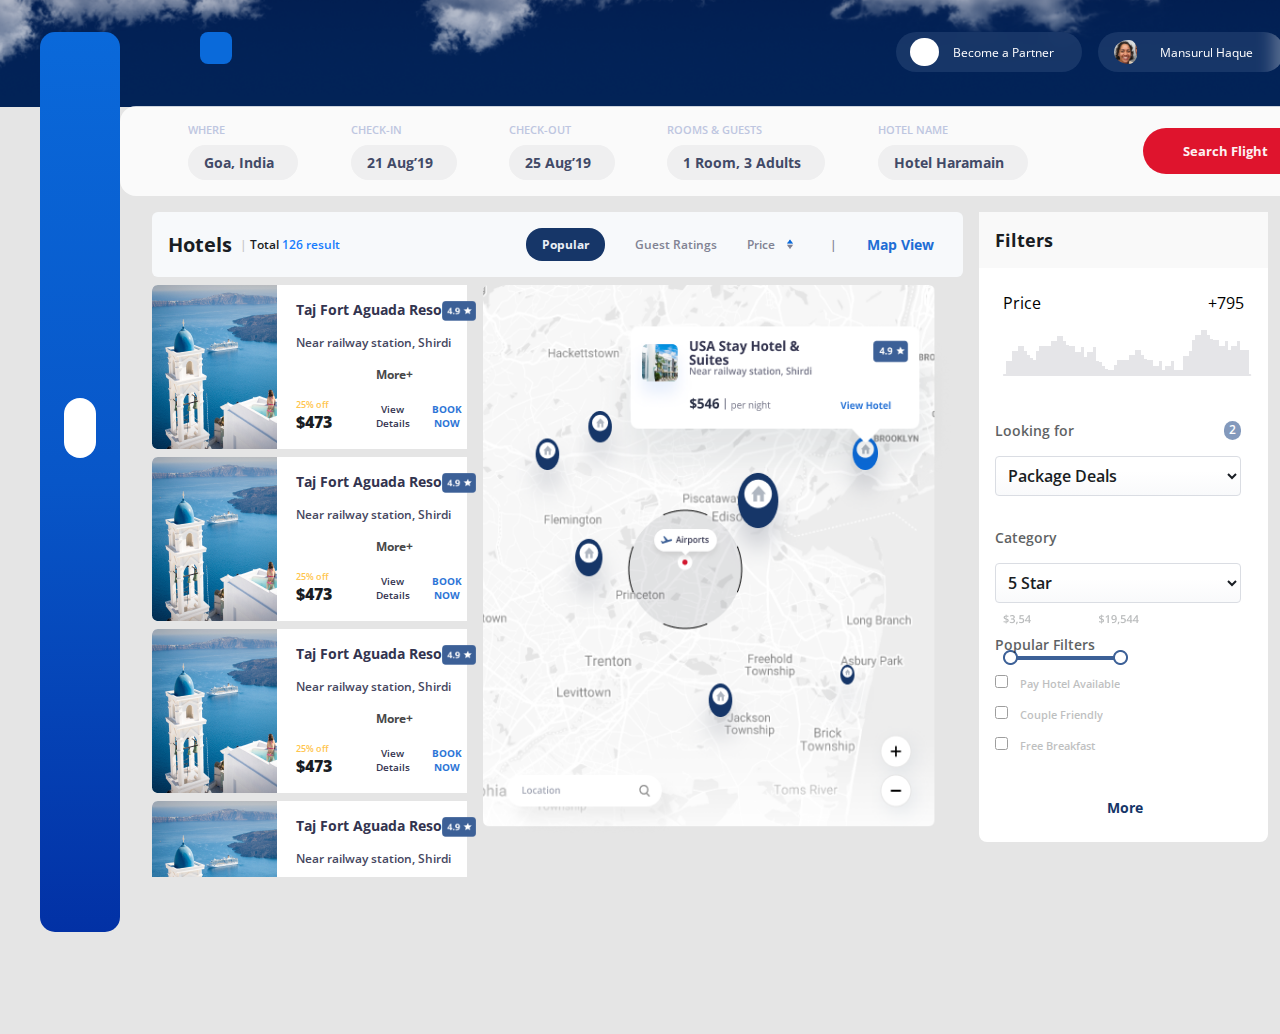
<file: hotel-map-view.html>
<!DOCTYPE html>
<html lang="en">
  <head>
    <meta charset="UTF-8" />
    <meta http-equiv="X-UA-Compatible" content="IE=edge" />
    <meta name="viewport" content="width=device-width, initial-scale=1.0" />
    <title>Flight results</title>
    <link rel="stylesheet" href="style.css" />
    <link rel="stylesheet" href="css/flight-results.css" />
    <link rel="stylesheet" href="css/hotel-results.css" />
    <link rel="stylesheet" href="css/hotel-map-view.css" />

    <link
      rel="stylesheet"
      href="https://cdnjs.cloudflare.com/ajax/libs/font-awesome/6.1.1/css/all.min.css"
      integrity="sha512-KfkfwYDsLkIlwQp6LFnl8zNdLGxu9YAA1QvwINks4PhcElQSvqcyVLLD9aMhXd13uQjoXtEKNosOWaZqXgel0g=="
      crossorigin="anonymous"
      referrerpolicy="no-referrer"
    />
    <link rel="preconnect" href="https://fonts.googleapis.com" />
    <link rel="preconnect" href="https://fonts.gstatic.com" crossorigin />
    <link
      href="https://fonts.googleapis.com/css2?family=Open+Sans:ital,wght@0,300;0,400;0,500;0,600;0,700;1,300;1,400;1,500;1,600;1,700&display=swap"
      rel="stylesheet"
    />
  </head>

  <body>
    <div class="container flex">
      <div class="left-side flex">
        <div class="list flex">
          <i class="fa-solid fa-bars"></i>
        </div>
        <nav>
          <a href="#"><i class="fas fa-home-alt"></i> </a>
          <a href="#"><i class="fas fa-wallet"></i> </a>
          <a href="#"><i class="fas fa-id-badge"></i> </a>
          <a href="#"><i class="fas fa-briefcase"></i> </a>
          <a href="#"><i class="fas fa-globe-asia"></i> </a>
          <a href="#"><i class="fas fa-question"></i> </a>
        </nav>

        <div class="subscribe flex">
          <i class="fas fa-trophy" style="font-size: 1.5rem"></i>
        </div>
      </div>

      <div class="right-side">
        <header class="flex">
          <section class="tabs">
            <div class="flex">
              <a href="#"><i class="fas fa-plane-departure"></i> </a>
              <a href="#" id="active-tab"><i class="fas fa-bed"></i></a>
              <a href="#"><i class="fa-solid fa-house"></i> </a>
              <a href="#"><i class="fa-solid fa-taxi"></i> </a>
            </div>
          </section>
          <div class="header-top-container">
            <div class="header-top flex">
              <div class="header-img">
                <div class="header-top-icon-container flex">
                  <i class="fa-solid fa-house-circle-xmark header-top-icon"></i>
                </div>
              </div>
              <p class="header-top-p">Become a Partner</p>
              <i class="fa-solid fa-angle-down"></i>
            </div>
            <div class="header-top flex">
              <div class="header-img">
                <img
                  src="person.jpg"
                  alt=""
                  width="30px"
                  class="person-img flex"
                />
              </div>
              <p class="header-top-p">Mansurul Haque</p>
              <i class="fa-solid fa-angle-down"></i>
            </div>
          </div>
        </header>

        <div class="secondary-flight">
          <ul class="secondary-flight-tabs flex">
            <li>
              <p>Where</p>
              <div class="secondary-ul-tab">
                <p>Goa, India</p>
                <i class="fa-solid fa-angle-down"></i>
              </div>
            </li>
            <li>
              <p>Check-In</p>
              <div class="secondary-ul-tab">
                <p>21 Aug’19</p>
                <i class="fa-solid fa-calendar"></i>
              </div>
            </li>
            <li>
              <p>Check-out</p>
              <div class="secondary-ul-tab">
                <p>25 Aug’19</p>
                <i class="fa-solid fa-calendar"></i>
              </div>
            </li>
            <li>
              <p>Rooms & Guests</p>
              <div class="secondary-ul-tab">
                <p>1 Room, 3 Adults</p>
                <i class="fa-solid fa-angle-down"></i>
              </div>
            </li>
            <li>
              <p>Hotel Name</p>
              <div class="secondary-ul-tab">
                <p>Hotel Haramain</p>
                <i class="fa-solid fa-angle-down"></i>
              </div>
            </li>
          </ul>
          <button class="search">Search Flight</button>
        </div>
        <div class="sidebar">
          <div class="sidebar-left">
            <div class="quick-navigation">
              <div class="quick-left">
                <p>Hotels</p>
                <p class="result">
                  <span class="line">|</span> Total
                  <span class="total-result">126 result</span>
                </p>
              </div>

              <div class="quick-right">
                <ul>
                  <li class="cheap">Popular</li>
                  <li>Guest Ratings</li>
                  <li>
                    Price
                    <img
                      src="select-arrows.png"
                      alt="select-arrows"
                      class="select-arrows"
                    />
                  </li>
                  <span class="line">|</span>
                  <span class="map-result">Map View</span>
                </ul>
              </div>
            </div>

            <div class="cards-map-container">
              <div class="hotel-map-cards">
                <div class="hotel-map-card">
                  <img
                    src="hotel-map-view-img.png"
                    alt="hotel-map-view-img"
                    class="hotel-map-view-img"
                  />
                  <div class="hotel-map-view-right">
                    <h3 class="hotel-map-view-title">
                      Taj Fort Aguada Resort ..
                    </h3>
                    <p class="hotel-map-view-location">
                      Near railway station, Shirdi
                    </p>

                    <ul class="hotel-map-view-icons">
                      <li>
                        <i class="fa-solid fa-location-dot"></i>
                      </li>
                      <li>
                        <i class="fa-solid fa-bath"></i>
                      </li>
                      <li>
                        <i class="fa-solid fa-camera"></i>
                      </li>
                      <li>
                        <i class="fa-solid fa-wifi"></i>
                      </li>
                      <li class="more-hotel-map">More+</li>
                    </ul>

                    <div class="hotel-map-view-right-bottom">
                      <div class="hotel-map-view-price">
                        <p class="hotel-map-discount">25% off</p>
                        <p class="hotel-map-price">$473</p>
                      </div>
                      <div class="hotel-map-buttons">
                        <button class="hotel-map-view-details">
                          View Details
                        </button>
                        <button class="hotel-map-book-now">book now</button>
                      </div>
                    </div>
                    <img
                      src="hotel-map-rating.png"
                      alt="hotel-map-rating"
                      class="hotel-map-rating"
                    />
                  </div>
                </div>
                <div class="hotel-map-card">
                  <img
                    src="hotel-map-view-img.png"
                    alt="hotel-map-view-img"
                    class="hotel-map-view-img"
                  />
                  <div class="hotel-map-view-right">
                    <h3 class="hotel-map-view-title">
                      Taj Fort Aguada Resort ..
                    </h3>
                    <p class="hotel-map-view-location">
                      Near railway station, Shirdi
                    </p>

                    <ul class="hotel-map-view-icons">
                      <li>
                        <i class="fa-solid fa-location-dot"></i>
                      </li>
                      <li>
                        <i class="fa-solid fa-bath"></i>
                      </li>
                      <li>
                        <i class="fa-solid fa-camera"></i>
                      </li>
                      <li>
                        <i class="fa-solid fa-wifi"></i>
                      </li>
                      <li class="more-hotel-map">More+</li>
                    </ul>

                    <div class="hotel-map-view-right-bottom">
                      <div class="hotel-map-view-price">
                        <p class="hotel-map-discount">25% off</p>
                        <p class="hotel-map-price">$473</p>
                      </div>
                      <div class="hotel-map-buttons">
                        <button class="hotel-map-view-details">
                          View Details
                        </button>
                        <button class="hotel-map-book-now">book now</button>
                      </div>
                    </div>
                    <img
                      src="hotel-map-rating.png"
                      alt="hotel-map-rating"
                      class="hotel-map-rating"
                    />
                  </div>
                </div>
                <div class="hotel-map-card">
                  <img
                    src="hotel-map-view-img.png"
                    alt="hotel-map-view-img"
                    class="hotel-map-view-img"
                  />
                  <div class="hotel-map-view-right">
                    <h3 class="hotel-map-view-title">
                      Taj Fort Aguada Resort ..
                    </h3>
                    <p class="hotel-map-view-location">
                      Near railway station, Shirdi
                    </p>

                    <ul class="hotel-map-view-icons">
                      <li>
                        <i class="fa-solid fa-location-dot"></i>
                      </li>
                      <li>
                        <i class="fa-solid fa-bath"></i>
                      </li>
                      <li>
                        <i class="fa-solid fa-camera"></i>
                      </li>
                      <li>
                        <i class="fa-solid fa-wifi"></i>
                      </li>
                      <li class="more-hotel-map">More+</li>
                    </ul>

                    <div class="hotel-map-view-right-bottom">
                      <div class="hotel-map-view-price">
                        <p class="hotel-map-discount">25% off</p>
                        <p class="hotel-map-price">$473</p>
                      </div>
                      <div class="hotel-map-buttons">
                        <button class="hotel-map-view-details">
                          View Details
                        </button>
                        <button class="hotel-map-book-now">book now</button>
                      </div>
                    </div>
                    <img
                      src="hotel-map-rating.png"
                      alt="hotel-map-rating"
                      class="hotel-map-rating"
                    />
                  </div>
                </div>
                <div class="hotel-map-card">
                  <img
                    src="hotel-map-view-img.png"
                    alt="hotel-map-view-img"
                    class="hotel-map-view-img"
                  />
                  <div class="hotel-map-view-right">
                    <h3 class="hotel-map-view-title">
                      Taj Fort Aguada Resort ..
                    </h3>
                    <p class="hotel-map-view-location">
                      Near railway station, Shirdi
                    </p>

                    <ul class="hotel-map-view-icons">
                      <li>
                        <i class="fa-solid fa-location-dot"></i>
                      </li>
                      <li>
                        <i class="fa-solid fa-bath"></i>
                      </li>
                      <li>
                        <i class="fa-solid fa-camera"></i>
                      </li>
                      <li>
                        <i class="fa-solid fa-wifi"></i>
                      </li>
                      <li class="more-hotel-map">More+</li>
                    </ul>

                    <div class="hotel-map-view-right-bottom">
                      <div class="hotel-map-view-price">
                        <p class="hotel-map-discount">25% off</p>
                        <p class="hotel-map-price">$473</p>
                      </div>
                      <div class="hotel-map-buttons">
                        <button class="hotel-map-view-details">
                          View Details
                        </button>
                        <button class="hotel-map-book-now">book now</button>
                      </div>
                    </div>
                    <img
                      src="hotel-map-rating.png"
                      alt="hotel-map-rating"
                      class="hotel-map-rating"
                    />
                  </div>
                </div>
              </div>

              <img src="Map.png" alt="map" class="hotel-view-map">

            </div>
          </div>

          <div class="side-bar-right">
            <div class="right-header">Filters</div>
            <div class="price">
              <div class="price-amount">
                <p>Price</p>
                <p>+795</p>
              </div>
              <div class="graph">
                <div class="graph-img">
                  <img src="Combined Shape.png" alt="graph" />
                </div>
                <div class="graph2-img">
                  <img src="Active-Price.png" alt="active-price" />
                </div>
              </div>
            </div>
            <div class="stop">
              <div class="stop-title">
                <p>Looking for</p>
                <p class="num">2</p>
              </div>
              <div class="stop-input">
                <select name="stop" id="stop">
                  <option value="LA">Package Deals</option>
                  <option value="LB">Los angeles, USA</option>
                  <option value="LC">Los angeles, USA</option>
                  <option value="LD">Los angeles, USA</option>
                </select>
              </div>
            </div>
            <div class="airline">
              <div class="airline-title">
                <p>Category</p>
              </div>
              <div class="airline-input">
                <select name="ariline" id="airline">
                  <option value="QA">5 Star</option>
                  <option value="JO">Jordan Airways</option>
                  <option value="PA">Palestine Airways</option>
                </select>
              </div>
            </div>

            <div class="airport">
              <p>Popular Filters</p>
              <br />
              <input type="checkbox" name="dhaka" id="dhaka" class="airports" />
              <label for="dhaka">Pay Hotel Available</label>
              <br />
              <input type="checkbox" name="dubai" id="dubai" class="airports" />
              <label for="dubai">Couple Friendly</label>
              <br />
              <input
                type="checkbox"
                name="muscut"
                id="muscut"
                class="airports"
              />
              <label for="muscut">Free Breakfast</label>
            </div>

            <div class="more">
              <p>More</p>
              <i
                class="fa-solid fa-angle-down"
                style="color: #4c4b5e; opacity: 0.8"
              ></i>
            </div>
          </div>
        </div>
      </div>
    </div>
  </body>
</html>
</file>
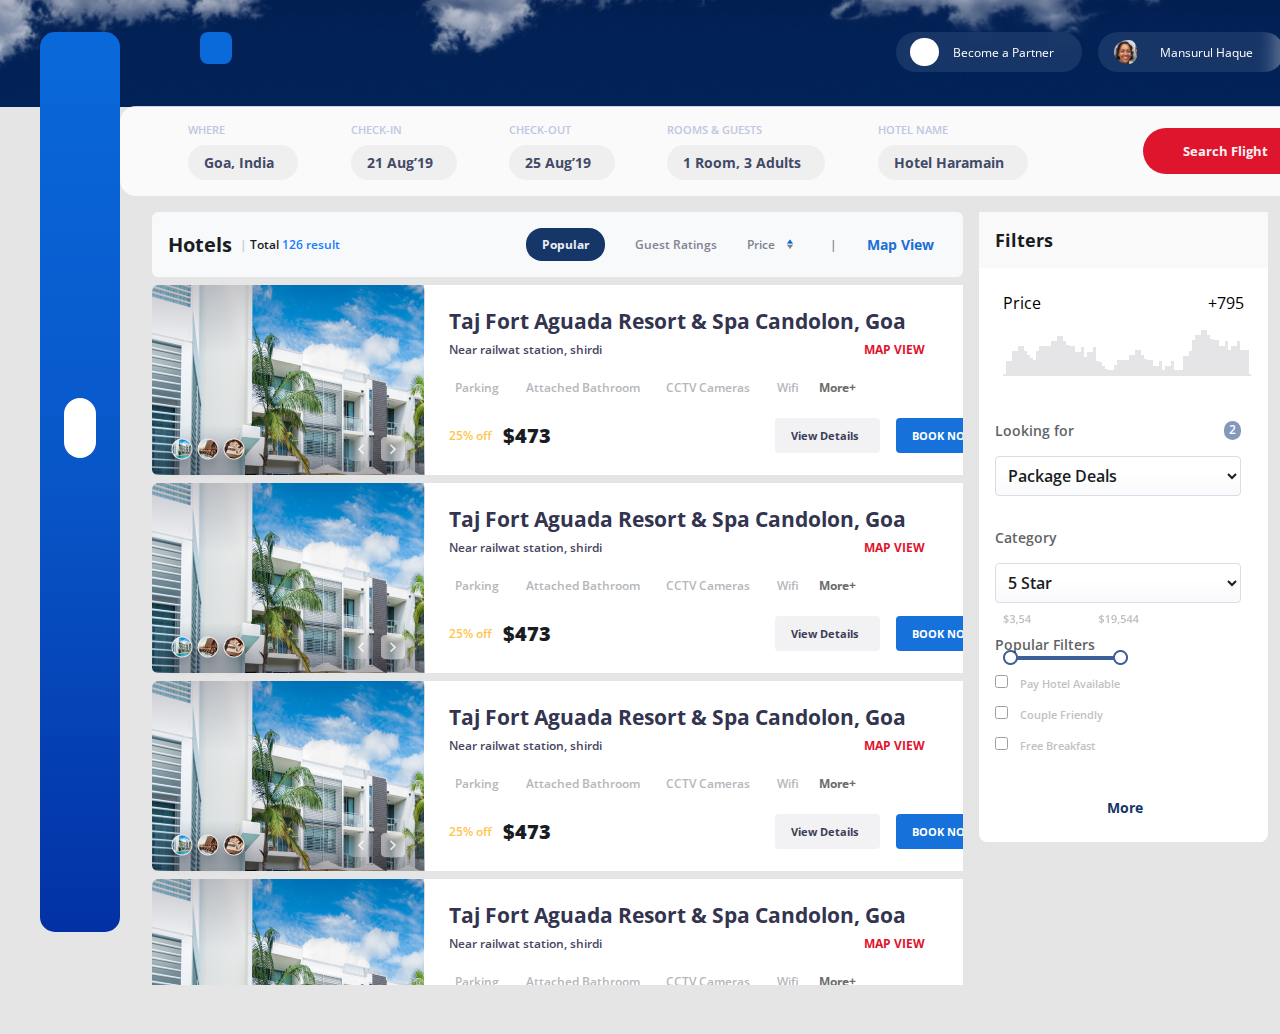
<file: hotel-results.html>
<!DOCTYPE html>
<html lang="en">

<head>
  <meta charset="UTF-8" />
  <meta http-equiv="X-UA-Compatible" content="IE=edge" />
  <meta name="viewport" content="width=device-width, initial-scale=1.0" />
  <title>Flight results</title>
  <link rel="stylesheet" href="style.css" />
  <link rel="stylesheet" href="css/flight-results.css" />
  <link rel="stylesheet" href="css/hotel-results.css" />

  <link rel="stylesheet" href="https://cdnjs.cloudflare.com/ajax/libs/font-awesome/6.1.1/css/all.min.css"
    integrity="sha512-KfkfwYDsLkIlwQp6LFnl8zNdLGxu9YAA1QvwINks4PhcElQSvqcyVLLD9aMhXd13uQjoXtEKNosOWaZqXgel0g=="
    crossorigin="anonymous" referrerpolicy="no-referrer" />
  <link rel="preconnect" href="https://fonts.googleapis.com" />
  <link rel="preconnect" href="https://fonts.gstatic.com" crossorigin />
  <link
    href="https://fonts.googleapis.com/css2?family=Open+Sans:ital,wght@0,300;0,400;0,500;0,600;0,700;1,300;1,400;1,500;1,600;1,700&display=swap"
    rel="stylesheet" />
</head>

<body>
  <div class="container flex">
    <div class="left-side flex">
      <div class="list flex">
        <i class="fa-solid fa-bars"></i>
      </div>
      <nav>
        <a href="#"><i class="fas fa-home-alt"></i> </a>
        <a href="#"><i class="fas fa-wallet"></i> </a>
        <a href="#"><i class="fas fa-id-badge"></i> </a>
        <a href="#"><i class="fas fa-briefcase"></i> </a>
        <a href="#"><i class="fas fa-globe-asia"></i> </a>
        <a href="#"><i class="fas fa-question"></i> </a>
      </nav>

      <div class="subscribe flex">
        <i class="fas fa-trophy" style="font-size: 1.5rem"></i>
      </div>


    </div>

    <div class="right-side">
      <header class="flex">
        <section class="tabs">
          <div class="flex">
            <a href="#" ><i class="fas fa-plane-departure"></i>
            </a>
            <a href="#" id="active-tab"><i class="fas fa-bed"></i></a>
            <a href="#"><i class="fa-solid fa-house"></i> </a>
            <a href="#"><i class="fa-solid fa-taxi"></i> </a>
          </div>
        </section>
        <div class="header-top-container">
          <div class="header-top flex">
            <div class="header-img">
              <div class="header-top-icon-container flex">
                <i class="fa-solid fa-house-circle-xmark header-top-icon"></i>
              </div>
            </div>
            <p class="header-top-p">Become a Partner</p>
            <i class="fa-solid fa-angle-down"></i>
          </div>
          <div class="header-top flex">
            <div class="header-img">
              <img src="person.jpg" alt="" width="30px" class="person-img flex" />
            </div>
            <p class="header-top-p">Mansurul Haque</p>
            <i class="fa-solid fa-angle-down"></i>
          </div>
        </div>
      </header>

      <div class="secondary-flight">
        <ul class="secondary-flight-tabs flex">
          <li>
            <p>Where</p>
            <div class="secondary-ul-tab">
              <p>Goa, India</p>
              <i class="fa-solid fa-angle-down"></i>
            </div>
          </li>
          <li>
            <p>Check-In</p>
            <div class="secondary-ul-tab">
              <p>21 Aug’19</p>
              <i class="fa-solid fa-calendar"></i>
            </div>
          </li>
          <li>
            <p>Check-out</p>
            <div class="secondary-ul-tab">
              <p>25 Aug’19</p>
              <i class="fa-solid fa-calendar"></i>
            </div>
          </li>
          <li>
            <p>Rooms & Guests</p>
            <div class="secondary-ul-tab">
              <p>1 Room, 3 Adults</p>
              <i class="fa-solid fa-angle-down"></i>
            </div>
          </li>
          <li>
            <p>Hotel Name</p>
            <div class="secondary-ul-tab">
              <p>Hotel Haramain</p>
              <i class="fa-solid fa-angle-down"></i>
            </div>
          </li>
        </ul>
        <button class="search">Search Flight</button>
      </div>
      <div class="sidebar">
        <div class="sidebar-left">
          <div class="quick-navigation">
            <div class="quick-left">
              <p>Hotels</p>
              <p class="result">
                <span class="line">|</span> Total
                <span class="total-result">126 result</span>
              </p>
            </div>

            <div class="quick-right">
              <ul>
                <li class="cheap">Popular</li>
                <li>Guest Ratings</li>
                <li>Price <img src="select-arrows.png" alt="select-arrows" class="select-arrows"></li>
                <span class="line">|</span> 
                <span class="map-result">Map View</span>
              </ul>
            </div>
          </div>
          <div class="hotel-cards">
            <div class="hotel-card">
              <img src="hotel-card.png" alt="hotel-card" class="hotel-card-img"/>

              <div class="hotel-card-right">
                <div class="hotel-title">
                  <h3>Taj Fort Aguada Resort & Spa Candolon, Goa</h3>
                </div>
                <div class="hotel-address">
                  <p class="hotel-location">Near railwat station, shirdi</p>
                  <p class="map-view">Map View</p>
                </div>
                <div class="hotel-services">
                  <ul>
                    <li>
                      <i class="fa-solid fa-location-dot"></i>
                      Parking
                    </li>
                    <li>
                      <i class="fa-solid fa-bath"></i>
                      Attached Bathroom
                    </li>
                    <li>
                      <i class="fa-solid fa-camera-cctv"></i>
                      CCTV Cameras
                    </li>
                    <li>
                      <i class="fa-solid fa-wifi"></i>
                      Wifi
                    </li>
                    <li class="more-hotel">More+</li>
                  </ul>
                </div>
                <div class="hotel-price">
                  <div class="pricing">
                    <p class="discount">25% off</p>
                    <p class="hot-price">$473</p>
                  </div>

                  <div class="price-buttons">
                    <button class="view-details">View Details</button>
                    <button class="book-now-hotel">BOOK NOW</button>
                  </div>
                </div>
                <img src="Attach.png" alt="rating" class="rating" width="50px" />
              </div>

            </div>
            <div class="hotel-card">
              <img src="hotel-card.png" alt="hotel-card" class="hotel-card-img"/>

              <div class="hotel-card-right">
                <div class="hotel-title">
                  <h3>Taj Fort Aguada Resort & Spa Candolon, Goa</h3>
                </div>
                <div class="hotel-address">
                  <p class="hotel-location">Near railwat station, shirdi</p>
                  <p class="map-view">Map View</p>
                </div>
                <div class="hotel-services">
                  <ul>
                    <li>
                      <i class="fa-solid fa-location-dot"></i>
                      Parking
                    </li>
                    <li>
                      <i class="fa-solid fa-bath"></i>
                      Attached Bathroom
                    </li>
                    <li>
                      <i class="fa-solid fa-camera-cctv"></i>
                      CCTV Cameras
                    </li>
                    <li>
                      <i class="fa-solid fa-wifi"></i>
                      Wifi
                    </li>
                    <li class="more-hotel">More+</li>
                  </ul>
                </div>
                <div class="hotel-price">
                  <div class="pricing">
                    <p class="discount">25% off</p>
                    <p class="hot-price">$473</p>
                  </div>

                  <div class="price-buttons">
                    <button class="view-details">View Details</button>
                    <button class="book-now-hotel">BOOK NOW</button>
                  </div>
                </div>
                <img src="Attach.png" alt="rating" class="rating" width="50px" />
              </div>

            </div>
            <div class="hotel-card">
              <img src="hotel-card.png" alt="hotel-card" class="hotel-card-img"/>

              <div class="hotel-card-right">
                <div class="hotel-title">
                  <h3>Taj Fort Aguada Resort & Spa Candolon, Goa</h3>
                </div>
                <div class="hotel-address">
                  <p class="hotel-location">Near railwat station, shirdi</p>
                  <p class="map-view">Map View</p>
                </div>
                <div class="hotel-services">
                  <ul>
                    <li>
                      <i class="fa-solid fa-location-dot"></i>
                      Parking
                    </li>
                    <li>
                      <i class="fa-solid fa-bath"></i>
                      Attached Bathroom
                    </li>
                    <li>
                      <i class="fa-solid fa-camera-cctv"></i>
                      CCTV Cameras
                    </li>
                    <li>
                      <i class="fa-solid fa-wifi"></i>
                      Wifi
                    </li>
                    <li class="more-hotel">More+</li>
                  </ul>
                </div>
                <div class="hotel-price">
                  <div class="pricing">
                    <p class="discount">25% off</p>
                    <p class="hot-price">$473</p>
                  </div>

                  <div class="price-buttons">
                    <button class="view-details">View Details</button>
                    <button class="book-now-hotel">BOOK NOW</button>
                  </div>
                </div>
                <img src="Attach.png" alt="rating" class="rating" width="50px" />
              </div>

            </div>
            <div class="hotel-card">
              <img src="hotel-card.png" alt="hotel-card" class="hotel-card-img"/>

              <div class="hotel-card-right">
                <div class="hotel-title">
                  <h3>Taj Fort Aguada Resort & Spa Candolon, Goa</h3>
                </div>
                <div class="hotel-address">
                  <p class="hotel-location">Near railwat station, shirdi</p>
                  <p class="map-view">Map View</p>
                </div>
                <div class="hotel-services">
                  <ul>
                    <li>
                      <i class="fa-solid fa-location-dot"></i>
                      Parking
                    </li>
                    <li>
                      <i class="fa-solid fa-bath"></i>
                      Attached Bathroom
                    </li>
                    <li>
                      <i class="fa-solid fa-camera-cctv"></i>
                      CCTV Cameras
                    </li>
                    <li>
                      <i class="fa-solid fa-wifi"></i>
                      Wifi
                    </li>
                    <li class="more-hotel">More+</li>
                  </ul>
                </div>
                <div class="hotel-price">
                  <div class="pricing">
                    <p class="discount">25% off</p>
                    <p class="hot-price">$473</p>
                  </div>

                  <div class="price-buttons">
                    <button class="view-details">View Details</button>
                    <button class="book-now-hotel">BOOK NOW</button>
                  </div>
                </div>
                <img src="Attach.png" alt="rating" class="rating" width="50px" />
              </div>

            </div>

          </div>
        </div>

        <div class="side-bar-right">
          <div class="right-header">Filters</div>
          <div class="price">
            <div class="price-amount">
              <p>Price</p>
              <p>+795</p>
            </div>
            <div class="graph">
              <div class="graph-img">
                <img src="Combined Shape.png" alt="graph" />
              </div>
              <div class="graph2-img">
                <img src="Active-Price.png" alt="active-price" />
              </div>
            </div>
          </div>
          <div class="stop">
            <div class="stop-title">
              <p>Looking for</p>
              <p class="num">2</p>
            </div>
            <div class="stop-input">
              <select name="stop" id="stop">
                <option value="LA">Package Deals</option>
                <option value="LB">Los angeles, USA</option>
                <option value="LC">Los angeles, USA</option>
                <option value="LD">Los angeles, USA</option>
              </select>
            </div>
          </div>
          <div class="airline">
            <div class="airline-title">
              <p>Category</p>
            </div>
            <div class="airline-input">
              <select name="ariline" id="airline">
                <option value="QA">5 Star</option>
                <option value="JO">Jordan Airways</option>
                <option value="PA">Palestine Airways</option>
              </select>
            </div>
          </div>

          <div class="airport">
            <p>Popular Filters</p>
            <br />
            <input type="checkbox" name="dhaka" id="dhaka" class="airports" />
            <label for="dhaka">Pay Hotel Available</label>
            <br />
            <input type="checkbox" name="dubai" id="dubai" class="airports" />
            <label for="dubai">Couple Friendly</label>
            <br />
            <input type="checkbox" name="muscut" id="muscut" class="airports" />
            <label for="muscut" >Free Breakfast</label>
          </div>
       
          <div class="more">
            <p>More</p>
            <i class="fa-solid fa-angle-down" style="color: #4c4b5e; opacity: 0.8"></i>
          </div>
        </div>
      </div>
    </div>
  </div>
</body>

</html>
</file>
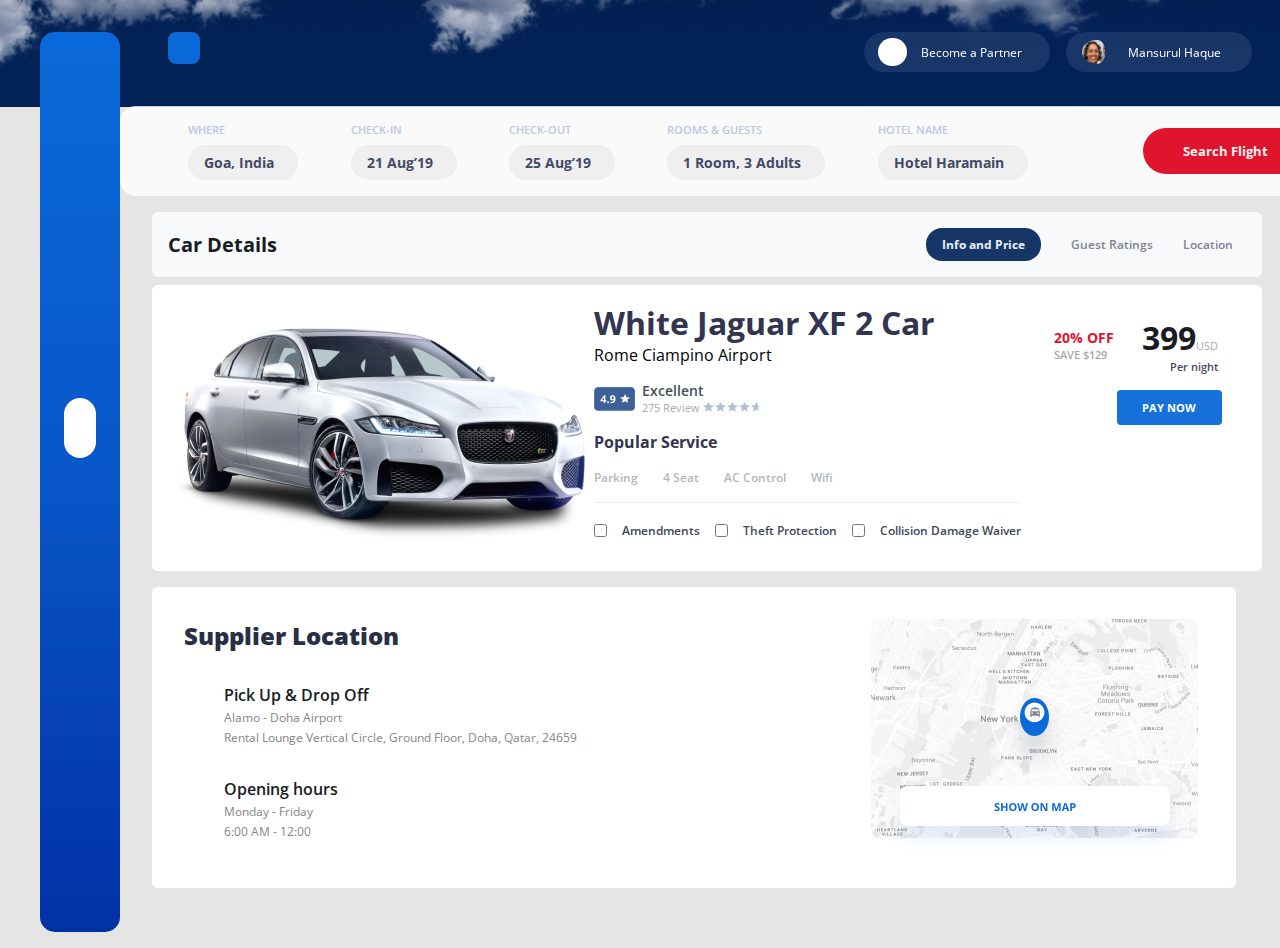
<file: taxi-details.html>
<!DOCTYPE html>
<html lang="en">
  <head>
    <meta charset="UTF-8" />
    <meta http-equiv="X-UA-Compatible" content="IE=edge" />
    <meta name="viewport" content="width=device-width, initial-scale=1.0" />
    <title>Flight results</title>
    <link rel="stylesheet" href="style.css" />
    <link rel="stylesheet" href="css/flight-results.css" />
    <link rel="stylesheet" href="css/hotel-results.css" />
    <link rel="stylesheet" href="css/hotel-map-view.css" />
    <link rel="stylesheet" href="css/hotel-details.css" />
    <link rel="stylesheet" href="css/taxi-details.css" />

    <link
      rel="stylesheet"
      href="https://cdnjs.cloudflare.com/ajax/libs/font-awesome/6.1.1/css/all.min.css"
      integrity="sha512-KfkfwYDsLkIlwQp6LFnl8zNdLGxu9YAA1QvwINks4PhcElQSvqcyVLLD9aMhXd13uQjoXtEKNosOWaZqXgel0g=="
      crossorigin="anonymous"
      referrerpolicy="no-referrer"
    />
    <link rel="preconnect" href="https://fonts.googleapis.com" />
    <link rel="preconnect" href="https://fonts.gstatic.com" crossorigin />
    <link
      href="https://fonts.googleapis.com/css2?family=Open+Sans:ital,wght@0,300;0,400;0,500;0,600;0,700;1,300;1,400;1,500;1,600;1,700&display=swap"
      rel="stylesheet"
    />
  </head>

  <body>
    <div class="container flex">
      <div class="left-side flex">
        <div class="list flex">
          <i class="fa-solid fa-bars"></i>
        </div>
        <nav>
          <a href="#"><i class="fas fa-home-alt"></i> </a>
          <a href="#"><i class="fas fa-wallet"></i> </a>
          <a href="#"><i class="fas fa-id-badge"></i> </a>
          <a href="#"><i class="fas fa-briefcase"></i> </a>
          <a href="#"><i class="fas fa-globe-asia"></i> </a>
          <a href="#"><i class="fas fa-question"></i> </a>
        </nav>

        <div class="subscribe flex">
          <i class="fas fa-trophy" style="font-size: 1.5rem"></i>
        </div>
      </div>

      <div class="right-side">
        <header class="flex">
          <section class="tabs">
            <div class="flex">
              <a href="#" 
                ><i class="fas fa-plane-departure"></i>
              </a>
              <a href="#" id="active-tab"><i class="fas fa-bed"></i></a>
              <a href="#"><i class="fa-solid fa-house"></i> </a>
              <a href="#"><i class="fa-solid fa-taxi"></i> </a>
            </div>
          </section>
          <div class="header-top-container">
            <div class="header-top flex">
              <div class="header-img">
                <div class="header-top-icon-container flex">
                  <i class="fa-solid fa-house-circle-xmark header-top-icon"></i>
                </div>
              </div>
              <p class="header-top-p">Become a Partner</p>
              <i class="fa-solid fa-angle-down"></i>
            </div>
            <div class="header-top flex">
              <div class="header-img">
                <img
                  src="person.jpg"
                  alt=""
                  width="30px"
                  class="person-img flex"
                />
              </div>
              <p class="header-top-p">Mansurul Haque</p>
              <i class="fa-solid fa-angle-down"></i>
            </div>
          </div>
        </header>

        <div class="secondary-flight">
          <ul class="secondary-flight-tabs flex">
            <li>
              <p>Where</p>
              <div class="secondary-ul-tab">
                <p>Goa, India</p>
                <i class="fa-solid fa-angle-down"></i>
              </div>
            </li>
            <li>
              <p>Check-In</p>
              <div class="secondary-ul-tab">
                <p>21 Aug’19</p>
                <i class="fa-solid fa-calendar"></i>
              </div>
            </li>
            <li>
              <p>Check-out</p>
              <div class="secondary-ul-tab">
                <p>25 Aug’19</p>
                <i class="fa-solid fa-calendar"></i>
              </div>
            </li>
            <li>
              <p>Rooms & Guests</p>
              <div class="secondary-ul-tab">
                <p>1 Room, 3 Adults</p>
                <i class="fa-solid fa-angle-down"></i>
              </div>
            </li>
            <li>
              <p>Hotel Name</p>
              <div class="secondary-ul-tab">
                <p>Hotel Haramain</p>
                <i class="fa-solid fa-angle-down"></i>
              </div>
            </li>
          </ul>
          <button class="search">Search Flight</button>
        </div>
        <div class="sidebar">
          <div class="sidebar-left-hotel-details">
            <div class="quick-navigation">
              <div class="quick-left">
                <p>Car Details</p>
              </div>

              <div class="quick-right">
                <ul>
                  <li class="cheap">Info and Price</li>
                  <li>Guest Ratings</li>
                  <li>Location</li>
                </ul>
              </div>
            </div>

            <div class="hotel-details">
              <div class="hotel-details-review">
                <img
                  src="taxi-details-car.png"
                  alt="taxi-details-img"
                  class="taxi-details-img"
                />

                <div class="hotel-details-review-right">
                  <div class="taxi-title-p">
                  <h3 class="taxi-details-review-title">
                    White Jaguar XF 2 Car
                  </h3>
                  <p class="hotel-details-review-p">Rome Ciampino Airport</p>
                </div>
                  <div class="hotel-details-rating">
                    <div class="stars-review">
                      <img
                        src="hotel-map-rating.png"
                        alt="hotel-map-rating"
                        class="hotel-details-rating"
                      />
                      <div class="star-review">
                        <p class="excellent">Excellent</p>
                        <p class="review-stars">
                          275 Review
                          <img src="Star.png" alt="stars" />
                        </p>
                      </div>
                    </div>
                  </div>

                  <div class="hotel-details-popular">
                    <h3 class="hotel-details-popular-title">Popular Service</h3>
                    <ul class="hotel-popular-icons">
                      <li>
                        <i class="fa-solid fa-location-dot"></i>
                        Parking
                      </li>
                      <li>
                        <i class="fa-solid fa-receipt"></i>
                        4 Seat
                      </li>
                      <li>
                        <i class="fa-solid fa-fan"></i>
                        AC Control
                      </li>
                      <li>
                        <i class="fa-solid fa-wifi"></i>
                        Wifi
                      </li>
                    </ul>
                    <img src="Line 17.png" alt="line" />
                  </div>
                  <div class="amendments">
                    <input
                      type="checkbox"
                      id="amendments"
                      name="amendments"
                      value="Amendments"
                    />
                    <label for="amendments">Amendments</label>
                    <input
                      type="checkbox"
                      id="theft"
                      name="theft"
                      value="theft"
                    />
                    <label for="theft"> Theft Protection</label>
                    <input
                      type="checkbox"
                      id="collision"
                      name="collision"
                      value="collision"
                    />
                    <label for="collision"> Collision Damage Waiver</label>
                  </div>
                </div>
                <div class="card-item-right">
                  <div class="box">
                    <div class="box-left">
                      <p>20% OFF</p>
                      <p class="save">Save $129</p>
                    </div>
                    <div class="box-right">
                      <p>399<span>USD</span></p>
                      <p class="down">Per night</p>
                    </div>
                  </div>
                  <div class="box-right-button">
                    <button class="book-now">PAY NOW</button>
                  </div>
                </div>
              </div>
            </div>
          </div>
        </div>
        <section class="supplier">
          <div class="supplier-location-title">
            <h2>Supplier Location</h2>
          <div class="supplier-pickup">
            <i class="fa-solid fa-location-dot"></i>
            <div class="supplier-details">
              <p class="supplier-drop">
                Pick Up & Drop Off
              </p>
              <p class="supplier-address">
                Alamo - Doha Airport
              </p>
              <p class="supplier-address">
                Rental Lounge Vertical Circle, Ground Floor, Doha, Qatar, 24659
              </p>
            </div>
          </div>
          <div class="supplier-pickup">
            <i class="fa-solid fa-clock"></i>
            <div class="supplier-details">
              <p class="supplier-drop">
                Opening hours
              </p>
              <p class="supplier-address">
                Monday - Friday
              </p>
              <p class="supplier-address">
                6:00 AM - 12:00  
              </p>
            </div>
          </div>
          </div>
          
          <img src="taxi-details-map.png" alt="taxi-map">

        </section>
      </div>
    </div>
  </body>
</html>
</file>
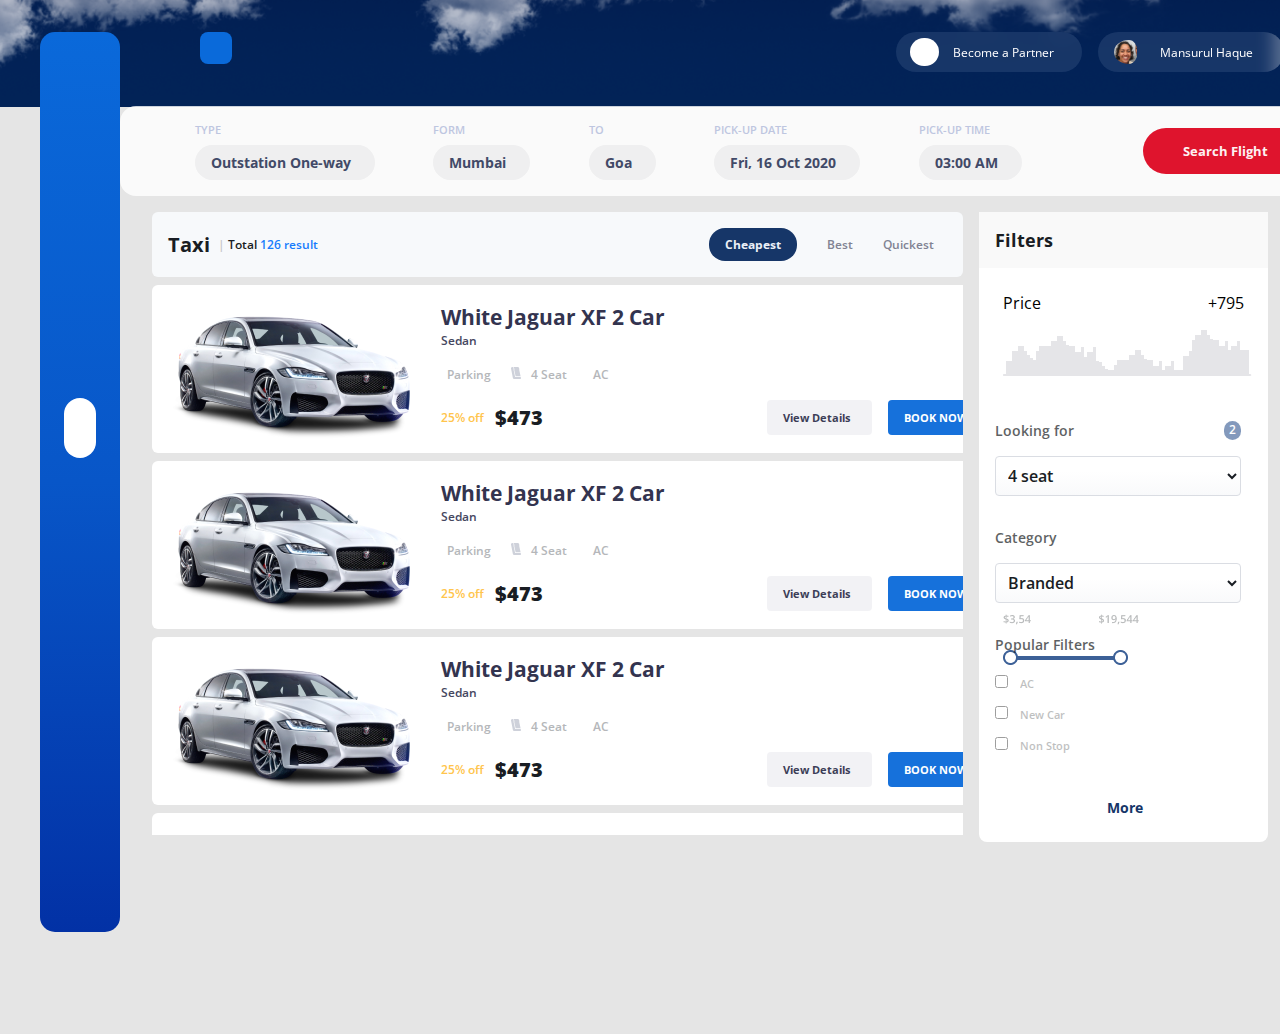
<file: taxi-results.html>
<!DOCTYPE html>
<html lang="en">

<head>
  <meta charset="UTF-8" />
  <meta http-equiv="X-UA-Compatible" content="IE=edge" />
  <meta name="viewport" content="width=device-width, initial-scale=1.0" />
  <title>Taxi results</title>
  <link rel="stylesheet" href="style.css" />
  <link rel="stylesheet" href="css/flight-results.css" />
  <link rel="stylesheet" href="css/hotel-results.css" />
  <link rel="stylesheet" href="css/taxi-results.css" />


  <link rel="stylesheet" href="https://cdnjs.cloudflare.com/ajax/libs/font-awesome/6.1.1/css/all.min.css"
    integrity="sha512-KfkfwYDsLkIlwQp6LFnl8zNdLGxu9YAA1QvwINks4PhcElQSvqcyVLLD9aMhXd13uQjoXtEKNosOWaZqXgel0g=="
    crossorigin="anonymous" referrerpolicy="no-referrer" />
  <link rel="preconnect" href="https://fonts.googleapis.com" />
  <link rel="preconnect" href="https://fonts.gstatic.com" crossorigin />
  <link
    href="https://fonts.googleapis.com/css2?family=Open+Sans:ital,wght@0,300;0,400;0,500;0,600;0,700;1,300;1,400;1,500;1,600;1,700&display=swap"
    rel="stylesheet" />
</head>

<body>
  <div class="container flex">
    <div class="left-side flex">
      <div class="list flex">
        <i class="fa-solid fa-bars"></i>
      </div>
      <nav>
        <a href="#"><i class="fas fa-home-alt"></i> </a>
        <a href="#"><i class="fas fa-wallet"></i> </a>
        <a href="#"><i class="fas fa-id-badge"></i> </a>
        <a href="#"><i class="fas fa-briefcase"></i> </a>
        <a href="#"><i class="fas fa-globe-asia"></i> </a>
        <a href="#"><i class="fas fa-question"></i> </a>
      </nav>

      <div class="subscribe flex">
        <i class="fas fa-trophy" style="font-size: 1.5rem"></i>
      </div>


    </div>

    <div class="right-side">
      <header class="flex">
        <section class="tabs">
          <div class="flex">
            <a href="#"><i class="fas fa-plane-departure"></i>
            </a>
            <a href="#" id="active-tab"><i class="fas fa-bed"></i></a>
            <a href="#"><i class="fa-solid fa-house"></i> </a>
            <a href="#"><i class="fa-solid fa-taxi"></i> </a>
          </div>
        </section>
        <div class="header-top-container">
          <div class="header-top flex">
            <div class="header-img">
              <div class="header-top-icon-container flex">
                <i class="fa-solid fa-house-circle-xmark header-top-icon"></i>
              </div>
            </div>
            <p class="header-top-p">Become a Partner</p>
            <i class="fa-solid fa-angle-down"></i>
          </div>
          <div class="header-top flex">
            <div class="header-img">
              <img src="person.jpg" alt="" width="30px" class="person-img flex" />
            </div>
            <p class="header-top-p">Mansurul Haque</p>
            <i class="fa-solid fa-angle-down"></i>
          </div>
        </div>
      </header>

      <div class="secondary-flight">
        <ul class="secondary-flight-tabs flex">
          <li>
            <p>type</p>
            <div class="secondary-ul-tab">
              <p>Outstation One-way</p>
              <i class="fa-solid fa-angle-down"></i>
            </div>
          </li>
          <li>
            <p>form</p>
            <div class="secondary-ul-tab">
              <p>Mumbai</p>
            </div>
          </li>
          <li>
            <p>to</p>
            <div class="secondary-ul-tab">
              <p>Goa</p>
            </div>
          </li>
          <li>
            <p>pick-up date</p>
            <div class="secondary-ul-tab">
              <p>Fri, 16 Oct 2020</p>
              <i class="fa-solid fa-calendar"></i>
            </div>
          </li>
          <li>
            <p>pick-up Time</p>
            <div class="secondary-ul-tab">
              <p>03:00 AM</p>
              <i class="fa-solid fa-angle-down"></i>
            </div>
          </li>
        </ul>
        <button class="search">Search Flight</button>
      </div>
      <div class="sidebar">
        <div class="sidebar-left">
          <div class="quick-navigation">
            <div class="quick-left">
              <p>Taxi</p>
              <p class="result">
                <span class="line">|</span> Total
                <span class="total-result">126 result</span>
              </p>
            </div>

            <div class="quick-right">
              <ul>
                <li class="cheap">Cheapest</li>
                <li>Best</li>
                <li>Quickest</li>
              </ul>
            </div>
          </div>
          <div class="hotel-cards">
            <div class="hotel-card">
              <img src="Taxi-Image.png" alt="Taxi-Image" class="hotel-card-img" />

              <div class="hotel-card-right">
                <div class="hotel-title">
                  <h3>White Jaguar XF 2 Car</h3>
                </div>
                <div class="hotel-address">
                  <p class="hotel-location">Sedan</p>

                </div>
                <div class="hotel-services">
                  <ul>
                    <li>
                      <i class="fa-solid fa-location-dot"></i>
                      Parking
                    </li>
                    <li>
                      <img src="Combined Shape.svg" alt="seat" class="seat-img" />
                      4 Seat
                    </li>
                    <li>
                      <i class="fa-solid fa-fan"></i> 
                      AC
                    </li>

                  </ul>
                </div>
                <div class="hotel-price">
                  <div class="pricing">
                    <p class="discount">25% off</p>
                    <p class="hot-price">$473</p>
                  </div>

                  <div class="price-buttons">
                    <button class="view-details">View Details</button>
                    <button class="book-now-hotel">BOOK NOW</button>
                  </div>
                </div>
                <img src="Attach.png" alt="rating" class="rating" width="50px" />
              </div>

            </div>
            
            <div class="hotel-card">
              <img src="Taxi-Image.png" alt="Taxi-Image" class="hotel-card-img" />

              <div class="hotel-card-right">
                <div class="hotel-title">
                  <h3>White Jaguar XF 2 Car</h3>
                </div>
                <div class="hotel-address">
                  <p class="hotel-location">Sedan</p>

                </div>
                <div class="hotel-services">
                  <ul>
                    <li>
                      <i class="fa-solid fa-location-dot"></i>
                      Parking
                    </li>
                    <li>
                      <img src="Combined Shape.svg" alt="seat" class="seat-img" />
                      4 Seat
                    </li>
                    <li>
                      <i class="fa-solid fa-fan"></i> 
                      AC
                    </li>

                  </ul>
                </div>
                <div class="hotel-price">
                  <div class="pricing">
                    <p class="discount">25% off</p>
                    <p class="hot-price">$473</p>
                  </div>

                  <div class="price-buttons">
                    <button class="view-details">View Details</button>
                    <button class="book-now-hotel">BOOK NOW</button>
                  </div>
                </div>
                <img src="Attach.png" alt="rating" class="rating" width="50px" />
              </div>

            </div>

           <div class="hotel-card">
              <img src="Taxi-Image.png" alt="Taxi-Image" class="hotel-card-img" />

              <div class="hotel-card-right">
                <div class="hotel-title">
                  <h3>White Jaguar XF 2 Car</h3>
                </div>
                <div class="hotel-address">
                  <p class="hotel-location">Sedan</p>

                </div>
                <div class="hotel-services">
                  <ul>
                    <li>
                      <i class="fa-solid fa-location-dot"></i>
                      Parking
                    </li>
                    <li>
                      <img src="Combined Shape.svg" alt="seat" class="seat-img" />
                      4 Seat
                    </li>
                    <li>
                      <i class="fa-solid fa-fan"></i> 
                      AC
                    </li>

                  </ul>
                </div>
                <div class="hotel-price">
                  <div class="pricing">
                    <p class="discount">25% off</p>
                    <p class="hot-price">$473</p>
                  </div>

                  <div class="price-buttons">
                    <button class="view-details">View Details</button>
                    <button class="book-now-hotel">BOOK NOW</button>
                  </div>
                </div>
                <img src="Attach.png" alt="rating" class="rating" width="50px" />
              </div>

            </div>
            <div class="hotel-card">
              <img src="Taxi-Image.png" alt="Taxi-Image" class="hotel-card-img" />

              <div class="hotel-card-right">
                <div class="hotel-title">
                  <h3>White Jaguar XF 2 Car</h3>
                </div>
                <div class="hotel-address">
                  <p class="hotel-location">Sedan</p>

                </div>
                <div class="hotel-services">
                  <ul>
                    <li>
                      <i class="fa-solid fa-location-dot"></i>
                      Parking
                    </li>
                    <li>
                      <img src="Combined Shape.svg" alt="seat" class="seat-img" />
                      4 Seat
                    </li>
                    <li>
                      <i class="fa-solid fa-fan"></i> 
                      AC
                    </li>

                  </ul>
                </div>
                <div class="hotel-price">
                  <div class="pricing">
                    <p class="discount">25% off</p>
                    <p class="hot-price">$473</p>
                  </div>

                  <div class="price-buttons">
                    <button class="view-details">View Details</button>
                    <button class="book-now-hotel">BOOK NOW</button>
                  </div>
                </div>
                <img src="Attach.png" alt="rating" class="rating" width="50px" />
              </div>

            </div>

          </div>
        </div>

        <div class="side-bar-right">
          <div class="right-header">Filters</div>
          <div class="price">
            <div class="price-amount">
              <p>Price</p>
              <p>+795</p>
            </div>
            <div class="graph">
              <div class="graph-img">
                <img src="Combined Shape.png" alt="graph" />
              </div>
              <div class="graph2-img">
                <img src="Active-Price.png" alt="active-price" />
              </div>
            </div>
          </div>
          <div class="stop">
            <div class="stop-title">
              <p>Looking for</p>
              <p class="num">2</p>
            </div>
            <div class="stop-input">
              <select name="stop" id="stop">
                <option value="LA">4 seat</option>
                <option value="LB">Los angeles, USA</option>
                <option value="LC">Los angeles, USA</option>
                <option value="LD">Los angeles, USA</option>
              </select>
            </div>
          </div>
          <div class="airline">
            <div class="airline-title">
              <p>Category</p>
            </div>
            <div class="airline-input">
              <select name="ariline" id="airline">
                <option value="QA">Branded</option>
                <option value="JO">Jordan Airways</option>
                <option value="PA">Palestine Airways</option>
              </select>
            </div>
          </div>

          <div class="airport">
            <p>Popular Filters</p>
            <br />
            <input type="checkbox" name="dhaka" id="dhaka" class="airports" />
            <label for="dhaka">AC</label>
            <br />
            <input type="checkbox" name="dubai" id="dubai" class="airports" />
            <label for="dubai">New Car</label>
            <br />
            <input type="checkbox" name="muscut" id="muscut" class="airports" />
            <label for="muscut">Non Stop</label>
          </div>

          <div class="more">
            <p>More</p>
            <i class="fa-solid fa-angle-down" style="color: #4c4b5e; opacity: 0.8"></i>
          </div>
        </div>
      </div>
    </div>
  </div>
</body>

</html>
</file>
<file: style.css>
* {
  margin: 0;
  padding: 0;
  box-sizing: border-box;
  font-family: "Open Sans", sans-serif;
}
body {
  background-image: url(background.jpg);
  background-repeat: no-repeat;
  background-size: contain;
  background-color: #e5e5e5;
}
.flex {
  display: flex;
  flex-direction: row;
}
.container {
  width: 100%;
  padding: 2.5rem;
}
.left-side {
  width: 25%;
  background: linear-gradient(#0a69da, #0856c8, #0231a5);
  padding: 1.5rem;
  flex-direction: column;
  border-radius: 15px;
  height: 100vh;
  position: relative;
}
.right-side {
  width: 75%;
  margin-left: 3rem;
}
.left-side .list {
  justify-content: space-between;
  margin-bottom: 4rem;
  color: white;
}
.left-side ul {
  list-style: none;
}
.left-side nav {
  margin-bottom: 9rem;
}
.left-side a {
  max-width: 170px;
  text-decoration: none;
  color: #fff;
  font-size: 1em;
  padding: 0.7rem;
  display: flex;
  flex-direction: row;
  justify-content: flex-start;
}
.left-side ul a li {
  margin-left: 1rem;
}
.left-side a#active {
  background-color: #0076ff;
  border-radius: 180px;
}
.left-side .subscribe {
  background-color: white;
  border-radius: 50px;
  justify-content: space-between;
  align-items: center;
  padding: 1rem;
  height: 60px;
  font-size: 0.8em;
}
.left-side .subscribe div {
  width: 60%;
  justify-content: space-between;
  align-items: center;
}
.left-side .subscribe .prem {
  flex-direction: column;
}


.right-side header {
  justify-content: flex-end;
  color: white;
}
.right-side .header-top {
  background: rgba(108, 134, 177, 0.2);
  backdrop-filter: blur(10px);
  border-radius: 180px;
  justify-content: space-evenly;
  align-items: center;
  width: 11.625rem;
  height: 2.5rem;
  margin-left: 1rem;
}
.tabs ul {
  margin-top: 4.5rem;
}
.tabs a {
  list-style: none;
  text-decoration: none;
  color: #fff;
  padding: 1rem;
  display: flex;
  flex-direction: column;
  align-items: center;
  justify-content: flex-start;
  text-transform: uppercase;
}
.tabs a li {
  font-size: 0.7em;
  margin-top: 0.5rem;
}
.right-side .flight {
  background-color: #fff;
  border-radius: 30px;
  padding: 1rem;
  margin-top: 1rem;
}
.right-side .flight-tabs ul {
  list-style: none;
  text-decoration: none;
  justify-content: flex-start;
  margin: 1rem;
  align-items: center;
  gap: 39px;
  flex-wrap: wrap;
}
.right-side .flight-tabs ul li {
  padding: 9px 22px;
  gap: 10px;
  color: #353f65;
  opacity: 0.9;
  font-weight: 600;
}
.right-side .flight-tabs ul #clicked {
  background: #f0f2f6;
  box-shadow: 0px 15px 30px rgba(255, 255, 255, 0.0960719);
  border-radius: 17.5px;
}
.right-side .flight .flight-information .info {
  flex-direction: column;
  padding: 1rem 7rem 1rem 1rem;
  background: rgba(124, 130, 155, 0.05);
  border: 1px solid #eef0f4;
  border-radius: 8px;
  margin: 1rem;
  height: 5.5rem;
}
.right-side .flight .flight-information .info-container {
  flex-direction: column;
}
.right-side .flight .flight-information .info-container .first {
  justify-content: space-between;
  align-items: center;
}
p.info-p {
  font-weight: bold;
}
p.info-date {
  font-weight: bold;
}
.right-side .flight .flight-information .info-container .second {
  justify-content: space-between;
  align-items: center;
}
.right-side .flight .flight-information .info .icon {
  justify-content: flex-start;
  opacity: 30%;
}
.right-side .flight .flight-information .info .icon p {
  margin-left: 0.5rem;
}
.right-side .flight .flight-information .info .day,
.right-side .flight .flight-information .info .airport {
  font-size: 0.8em;
  opacity: 70%;
}
.right-side .tabs #active-tab {
  background-color: #0a6ada;
  border-radius: 8px;
}
.right-side .search-flight {
  background-color: rgb(223, 20, 45);
  border-radius: 6px;
  color: white;
  text-transform: uppercase;
  border: none;
  padding: 1rem;
  font-weight: 800;
  font-size: 18px;
  width: 14rem;
  height: 5.5rem;
  margin: 1rem;
}
.right-side .from-to {
  width: 20.5rem;
}
.right-side .class {
  width: 14.3125rem;
}
.right-side .date {
  width: 15.5rem;
}
.right-side .more {
  width: 8.75rem;
}
.right-side .info .seat-img {
  width: 10px;
  height: 12px;
}
.right-side .header-top-icon {
  color: #2e3758;
}
.right-side .header-top-icon-container {
  background-color: #fff;
  width: 1.8rem;
  height: 1.8rem;
  align-items: center;
  justify-content: center;
  border-radius: 50%;
}
.right-side .person-img {
  align-items: center;
  border-radius: 50%;
}
.right-side .header-top-p {
  font-size: 0.75rem;
}
.right-side .class {
  position: relative;
}
.right-side .class .class-angle {
  position: absolute;
  right: 10px;
  bottom: 10px;
  color: #cccfd9;
}
.right-side .date {
  position: relative;
}
.right-side .date .info-date-angle-icon {
  position: absolute;
  top: 10px;
  right: 10px;
  color: #cccfd9;
}
.right-side .special-offer h2 {
  margin: 1rem 0;
  font-weight: 700;
  font-size: 1.5em;
  color: #282e44;
}
.right-side .special-offer .cards {
  justify-content: space-between;
  overflow: hidden;
}
.right-side .special-offer .cards .card-item {
  justify-content: space-evenly;
  width: 28.875rem;
  background: #ffffff;
  border-radius: 14px;
  padding: 2rem;
  height: 188px;
  margin-right: 2rem;
}
.right-side .special-offer .cards .card-item .offer-img {
  filter: drop-shadow(10px 14px 15px rgba(172, 174, 177, 0.16));
  border-radius: 16px;
  width: 110px;
  height: 140px;
}
.right-side .special-offer .cards .card-item .information-container {
  flex-direction: column;
  justify-content: space-between;
  width: 70%;
  margin-left: 1.5rem;
}
.right-side .special-offer .cards .card-item .offer-info {
  flex-direction: column;
}
.right-side .special-offer .cards .card-item .offer-info .citytuch {
  font-size: 0.75em;
  text-transform: uppercase;
  color: #596181;
  opacity: 0.5;
}
.right-side .special-offer .cards .card-item .offer-info .discount {
  font-size: 1.125em;
  text-transform: capitalize;
  color: #475073;
  font-weight: 800;
}
.right-side .special-offer .cards .card-item .offer-info .offer-flight {
  font-size: 0.75em;
  color: #596181;
  opacity: 0.9;
}
.right-side .special-offer .cards .card-item .cupon {
  justify-content: space-between;
  font-size: 0.75em;
  color: #6c738f;
  align-items: center;
}
.right-side .special-offer .cards .card-item .cupon .cupon-code {
  text-transform: uppercase;
  font-weight: 800;
}
.right-side .special-offer .cards .card-item .cupon .book {
  padding: 1rem;
  background: rgba(223, 20, 45, 0.06);
  border-radius: 180px;
  color: #df142d;
  border: none;
  width: 130px;
  height: 32px;
  align-items: center;
  justify-content: center;
  font-weight: 600;
}
.offer-img-container {
  width: 30%;
  align-items: center;
}
.right-side .special-offer .special-offer-title {
  justify-content: space-between;
  align-items: center;
  margin-top: 1rem;
}
.right-side .special-offer .special-offer-title p {
  color: #282e44;
  opacity: 0.5;
}
.right-side .best-offer {
  background: #ffffff;
  border-radius: 14px;
  padding: 1rem;
  margin: 2rem 0;
}
.right-side .best-offer .best-offer-title {
  justify-content: space-between;
  align-items: center;
  margin: 1rem 1rem 2rem 1rem;
}
.right-side .best-offer .best-offer-title > h2 {
  color: #282e44;
}
.right-side .best-offer .best-offer-title > p {
  color: #282e44;
  opacity: 0.5;
}
.right-side .best-offer .best-offer-cards {
  margin: 1rem;
}
.right-side .best-offer .best-offer-card {
  justify-content: space-between;
  align-items: center;
  font-weight: 700;
  font-size: 1em;
  color: #282e44;
  border-bottom: 1px solid #c1c4d0;
  padding-bottom: 1.5rem;
  margin-top: 1.5rem;
}
.right-side .best-offer .best-offer-button {
  background: rgba(0, 0, 0, 0.0001);
  backdrop-filter: blur(27.1828px);
  border-radius: 180px;
  border: none;
  font-weight: 700;
  padding: 0.5rem 1rem;
}
.right-side .best-offer .best-offer-img {
  justify-content: space-between;
  align-items: center;
}
.right-side .best-offer .best-offer-img > img {
  width: 50px;
  height: 50px;
  border-radius: 50%;
  margin-right: 1rem;
}
.right-side .best-offer .best-offer-card p span {
  color: #a2a8bf;
}
.right-side .best-offer .active-offer-button {
  background: #163668;
  color: white;
}
.right-side .best-offer .last-offer {
  border: none;
}
.right-side .banner {
  background: #ffc54d;
  border-radius: 14px;
}
.right-side .banner .banner-container {
  justify-content: space-evenly;
  align-items: center;
  padding: 0 2rem;
}
.right-side .banner .banner-container .banner-title .price {
  justify-content: flex-start;
  align-items: center;
}
.right-side .banner .banner-container .banner-title > p {
  font-size: 1.5rem;
  font-weight: 700;
  color: white;
}
.right-side .banner .banner-container .banner-title .price .banner-price {
  font-size: 3rem;
  color: #df142d;
  font-weight: 800;
}
.right-side .banner .banner-container .banner-title .price .starting-at {
  text-transform: uppercase;
  color: #e12819;
  opacity: 0.5;
  align-self: flex-end;
  font-weight: 600;
  font-size: 1em;
}
.right-side .banner .banner-container .banner-img {
  margin-bottom: -5px;
}
.right-side .banner .banner-container .banner-button {
  background: #ffcb61;
  border-radius: 6px;
  padding: 1rem 1.5rem;
  border: none;
  color: #fff;
  align-items: center;
  text-transform: uppercase;
  font-weight: bold;
}
</file>
<file: css/flight-results.css>
* {
  margin: 0;
  padding: 0;
  box-sizing: border-box;
  font-family: "Open Sans", sans-serif;
}

body {
  background: url(../Small.png);
  background-size: contain;
  background-repeat: no-repeat;
  background-color: #e5e5e5;
}

.container {
  padding: 1rem 2.5rem;
}
.left-side {
  margin-top: 1rem;
  width: 7%;
  align-items: center;
}

.right-side {
  width: 93%;
}

.header-top-container {
  display: flex;
  align-items: center;
}

.right-side header {
  margin-top: 1rem;
  justify-content: space-between;
}

.secondary-flight {
  display: flex;
  flex-direction: row;
  justify-content: space-between;
  align-items: center;
  width: 1220px;
  background: rgba(255, 255, 255, 0.8);
  border-top-left-radius: 16px;
  border-bottom-left-radius: 16px;
  margin-top: 2.1rem;
  margin-left: -3rem;
}
ul.secondary-flight-tabs.flex {
  justify-content: space-evenly;
  list-style: none;
  width: 80%;
  padding: 1rem;
}
.secondary-ul-tab {
  display: flex;
  flex-direction: row;
  justify-content: space-between;
  background: rgba(25, 29, 35, 0.05);
  border-radius: 180px;
  align-items: center;
  padding: 0.5rem 1rem;
  font-weight: 700;
  font-size: 14px;
  color: #2e3758;
  opacity: 0.9;
}
.secondary-ul-tab > p {
  padding: 0 0.5rem 0 0;
}
.secondary-flight-tabs li > p {
  font-weight: 600;
  font-size: 11px;
  text-transform: uppercase;
  color: #b8c1de;
  opacity: 0.9;
  margin: 0 0 0.5rem 0;
}

.secondary-ul-tab i {
  color: #cccfd9;
  opacity: 0.8;
}

.search {
  width: 165px;
  height: 46px;
  background: #df142d;
  border-radius: 180px;
  border: none;
  font-weight: 700;
  font-size: 0.8em;
  justify-content: center;
  display: flex;
  align-items: center;
  color: #fdf1f2;
  margin-right: 2rem;
}
.sidebar-left {
  width: 863px;
  height: 790px;
  overflow: hidden;
  margin-right: 1rem;
  margin-left: -2rem;
}
.quick-navigation {
  display: flex;
  flex-direction: row;
  justify-content: space-between;
  background-color: #f7f9fb;
  border-radius: 6px;
  padding: 1rem;
}
.quick-navigation .quick-left {
  display: flex;
  flex-direction: row;
  align-items: center;
}
.quick-navigation .quick-left > p {
  font-weight: 700;
  font-size: 20px;
  color: #191d23;
}
.quick-navigation .quick-left .result .line {
  opacity: 0.5;
  color: #979797;
}
.quick-navigation .quick-left .result {
  font-weight: 600;
  font-size: 12px;
  color: #191d23;
}
.quick-navigation .quick-left .result .total-result {
  color: #177cfd;
}
.quick-navigation .quick-right ul {
  display: flex;
  flex-direction: row;
  justify-content: space-between;
  align-items: center;
  list-style: none;
  padding: 8px 13px;
  gap: 10px;
  font-weight: 600;
  font-size: 12px;
}
.quick-navigation .quick-right ul .cheap {
  background: #163668;
  border-radius: 16px;
  font-weight: 700;
  font-size: 12px;
  color: #eaeff6;
  padding: 0.5rem 1rem;
}

.card-item {
  display: flex;
  flex-direction: row;
  justify-content: center;
  border-radius: 6px;
  margin-top: 0.5rem;
  align-items: center;
}

.card-top {
  display: flex;
  flex-direction: row;
  justify-content: flex-start;
  padding: 1rem;
  opacity: 0.8;
  border: 1px solid #ededf4;
  box-shadow: 0px 2px 5px rgba(207, 220, 231, 0.1);
}

.card-bottom {
  display: flex;
  flex-direction: row;
  justify-content: space-evenly;
  align-items: center;
}

.card-item .address {
  display: flex;
  flex-direction: row;
  justify-content: space-between;
  align-items: center;
}

.card-top p {
  font-weight: 600;
  font-size: 10px;
  color: #33344f;
  opacity: 0.9;
}

.rating {
  color: #e8b644;
  font-weight: bold;
}

.card-bottom > p {
  font-weight: 600;
  font-size: 14px;
  color: #191d23;
}

.address-start {
  display: flex;
  flex-direction: column;
  align-items: flex-end;
  margin-right: 1rem;
}
.address-end {
  margin-left: 1rem;
}
.object .address-name{
  display: flex;
  flex-direction: column;
  align-items: flex-end;
  margin-right: 2.5rem;
}
.time {
  font-weight: 700;
  font-size: 18px;
  color: #33344f;
}

.address-name {
  font-weight: 600;
  font-size: 12px;
  color: #191d23;
  opacity: 0.5;
}
.timestamp {
  font-weight: 700;
  font-size: 14px;
  color: #33344f;
}

.details {
  background: rgba(124, 130, 155, 0.1);
  border-radius: 180px;
  font-weight: 600;
  font-size: 12px;
  color: #33344f;
  padding: 0.5rem 1rem;
  border: none;
}
.box {
  display: flex;
  flex-direction: row;
  justify-content: space-evenly;
  align-items: center;
}
.box .box-left {
  display: flex;
  flex-direction: column;
}
.box .box-left p {
  font-weight: 700;
  font-size: 14px;
  text-transform: uppercase;
  color: #df142d;
}
.box .box-left .save {
  font-weight: 600;
  font-size: 11px;
  color: #191d23;
  opacity: 0.4;
}
.box .box-right {
  display: flex;
  flex-direction: column;
  justify-content: center;
  align-items: flex-end;
}

.box .box-right p {
  font-weight: 700;
  font-size: 32px;
  color: #191d23;
}
.box .box-right span {
  font-weight: 400;
  font-size: 11px;
  color: #191d23;
  opacity: 0.4;
}

.box .box-right .down {
  font-weight: 600;
  font-size: 11px;
  color: #33344f;
  opacity: 0.9;
}
.card-item-left {
  width: 642px;
  background: #ffffff;
  align-items: center;
}
.card-item-right {
  width: 220px;
  display: flex;
  flex-direction: column;
  justify-content: space-evenly;
  height: 140px;
  background: #fafafb;
}
.book-now {
  background: #0a6ada;
  border-radius: 4px;
  width: 105px;
  height: 35px;
  border: none;
  font-weight: 700;
  font-size: 11px;
  color: #ffffff;
  opacity: 0.95;
}
.box-right-button {
  display: flex;
  justify-content: flex-end;
  margin-right: 1.5rem;
}
.side-bar-right {
  display: flex;
  flex-direction: column;
  justify-content: space-between;
  background: #ffffff;
  border-radius: 8px;
  width: 289px;
  height: 630px;
}
.right-header {
  background: #f9f9f9;
  backdrop-filter: blur(54.3656px);
  font-weight: 700;
  font-size: 18px;
  color: #191d23;
  padding: 1rem;
}

.sidebar {
  display: flex;
  flex-direction: row;
  margin: 1rem;
}

.price {
  display: flex;
  flex-direction: column;
  padding: 1.5rem;
}

.price-amount {
  display: flex;
  flex-direction: row;
  justify-content: space-between;
  align-items: center;
  margin-bottom: 1rem;
}

.graph-img {
  position: relative;
}

.graph2-img {
  position: absolute;
  bottom: 230px;
}

.stop,
.airline {
  display: flex;
  flex-direction: column;
  justify-content: space-between;
  align-items: flex-start;
  padding: 1rem;
}

.stop-title,
.airline-title {
  display: flex;
  flex-direction: row;
  justify-content: space-between;
  padding-bottom: 1rem;
  padding-right: 4rem;
  font-weight: 600;
  font-size: 14px;
  color: #191d23;
  opacity: 0.7;
}
.stop-title .num {
  background: #3C6097;
  border-radius: 49px;
  font-weight: 600;
  font-size: 12px;
  text-align: center;
  color: #ffffff;
  opacity: 0.9;
  gap: 9px;
  width: 17px;
  transform: translate(200px);
}

select#stop,
select#airline {
  background: linear-gradient(180deg, #ffffff 37.5%, #f6f7f9 131.25%);
  border: 1px solid #dadde3;
  border-radius: 4px;
  width: 246px;
  height: 40px;
  font-weight: 600;
  font-size: 16px;
  color: #191d23;
}

.airport {
  font-weight: 600;
  font-size: 14px;
  color: #191d23;
  opacity: 0.7;
  padding: 1rem;
}

.airports {
  margin-bottom: 1rem;
}

.more {
  display: flex;
  flex-direction: row;
  justify-content: center;
  align-items: center;
  padding: 1rem;
  margin-left: 5rem;
  margin-bottom: 2rem;
}

.more > p {
  font-weight: 700;
  font-size: 14px;
  text-align: center;
  color: #163668;
  margin-right: 0.5rem;
}

.airport label {
  font-weight: 600;
  font-size: 11px;
  color: #191d23;
  opacity: 0.4;
  padding-left: 0.5rem;
}
</file>
<file: css/flight-results2.css>
.card-item-special {
  display: flex;
  flex-direction: column;
  border-radius: 6px;
}
.card-item-special .card-item-left {
  width: 863px;
}
.card-item-special .address {
  display: flex;
  flex-direction: row;
  justify-content: space-between;
  align-items: center;
}
.card-item-special .card-bottom {
  justify-content: space-between;
  padding-left: 1rem;
}
.right-side-card {
  display: flex;
  flex-direction: column;
  justify-content: space-between;
  padding-left: 4rem;
  padding-right: 4rem;
  width: 340px;
}
.right-side-card p {
  font-weight: 600;
  font-size: 12px;
  color: #191d235e;
}
.right-side-card span {
  font-weight: 700;
  font-size: 14px;
  text-align: right;
  color: #33344f;
}
.right-side-top {
  display: flex;
  flex-direction: row;
  justify-content: space-between;
  align-items: center;
  padding-bottom: 1rem;
}

.right-side-bottom {
  display: flex;
  flex-direction: row;
  justify-content: flex-start;
  align-items: flex-start;
  margin-left: 1rem;
}

.menu-bar {
  display: flex;
  flex-direction: row;
  justify-content: flex-start;
  align-items: flex-start;
  padding: 0.7rem 1rem;
  font-weight: 600;
  font-size: 14px;
  line-height: 18px;
  text-transform: uppercase;
  color: #163668;
  background: #f1f5f7;
  backdrop-filter: blur(54.3656px);
}

.second-item-menu {
  padding-left: 4rem;
  font-weight: 600;
  font-size: 14px;
  text-transform: uppercase;
  color: #191d23;
  opacity: 0.7;
}
.title-services {
  display: flex;
  flex-direction: column;
  background: #fff;
  padding-left: 2rem;
}

.title {
  margin-bottom: 1rem;
  font-weight: 700;
  font-size: 14px;
  text-transform: uppercase;
  color: #191d23;
}
.services {
  display: flex;
  flex-direction: row;
  align-items: center;
  padding: 0px;
  gap: 50px;
  margin-bottom: 1rem;
}

.services p {
  font-weight: 600;
  font-size: 12px;
  color: #191d23;
  opacity: 0.8;
  display: flex;
  flex-direction: row;
  justify-content: space-between;
  align-items: center;
  gap: 5px;
}

.first-item-menu:after {
  position: absolute;
  content: "";
  height: 1px;
  width: 11%;
  top: 95%;
  left: 0px;
  background: #163668;
  backdrop-filter: blur(54.3656px);
}

.title:after {
  position: absolute;
  content: "";
  height: 1px;
  width: 52%;
  bottom: 33px;
  left: 280px;
  background: #E6E6E9;
}
</file>
<file: css/flight-summarry.css>
.side-bar-right {
  width: 289px;
  height: 355px;
}

.price p {
  font-weight: 700;
  font-size: 32px;
  text-align: right;
  color: #191d23;
}
.price span {
  font-weight: 400;
  font-size: 11px;
  text-align: right;
  text-transform: uppercase;
  color: #191d23;
  opacity: 0.4;
}
.travel-details {
  background: #ffffff;
  border-radius: 8px;
  width: 861px;
  height: 259px;
  padding-top: 1rem;
  margin-top: 1rem;
  padding-left: 3rem;
}
.travel-details p {
  font-weight: 800;
  font-size: 24px;
  display: flex;
  align-items: center;
  letter-spacing: 0.0026em;
  color: #282e44;
}
.add {
  position: relative;
  background: #f7f9fb;
  border: 1px solid #eaebec;
  border-radius: 6px;
  width: 765px;
  height: 46px;
  margin-top: 1rem;
  padding-left: 1rem;
  text-align: left;
}
.input-add p {
  position: absolute;
  align-items: center;
  left: 225px;
  top: 745px;
  font-weight: 600;
  font-size: 13px;
  color: #aaaaaa;
}
.add-button {
  position: absolute;
  align-items: center;
  left: 915px;
  top: 745px;
  font-weight: 600;
  font-size: 14px;
  color: #0076ff;
  border: none;
  background: unset;
}
.add-button i {
  color: #0076ff;
  padding-right: 0.3rem;
}
.country-code p {
  font-weight: 400;
  font-size: 14px;
  color: #4d556f;
}

.quick-navigation .quick-right ul {
  gap: 32px;
}

input.base,
input.fee {
  width: 246px;
  background: linear-gradient(180deg, #ffffff 37.5%, #f6f7f9 131.25%);
  border: 1px solid #dadde3;
  border-radius: 4px;
  padding: 0.7rem;
  font-weight: 600;
  font-size: 12px;
  line-height: 16px;
  color: #b6b7b9;
}
.stop-input {
  position: relative;
}
.sum,
.fees {
  position: absolute;
  top: 30%;
  right: 5%;
  font-weight: 700;
  font-size: 12px;
  color: #191d23;
}

.fee {
  position: relative;
}

.country-code {
  position: relative;
}
.country-icon {
  position: absolute;
  top: 65%;
  right: 7%;
  color: #a4a4a9;
  opacity: 0.8;
}
.contact-details {
  display: flex;
  flex-direction: row;
  justify-content: space-between;
  width: 765px;
  padding-top: 1.5rem;
}

input#country,
input#mobile,
input#email {
  background: #f7f9fb;
  border: 1px solid #eaebec;
  border-radius: 6px;
  margin-top: 0.8rem;
  font-weight: 600;
  font-size: 13px;
}

input#country {
  padding: 0.5rem;
  width: 185px;
}
input#mobile,
input#email {
  padding: 0.5rem;
  width: 270px;
}

.contact-details label {
  font-weight: 400;
  font-size: 14px;
  color: #4d556f;
}
</file>
<file: css/flight-summarry2.css>
.payment-left {
  display: flex;
  flex-direction: row;
  align-items: center;
  gap: 28rem;
}
.payment-left > p {
  font-weight: 700;
  font-size: 20px;
  color: #191d23;
}
.payment-left > .session {
  font-weight: 400;
  font-size: 11px;
  color: #9698a8;
}

.session .total-result {
  color: #0076ff;
}

.payment-details {
  display: flex;
  flex-direction: column;
  background: #ffffff;
  border-radius: 8px;
  padding: 2rem;
}

.payment-details label {
  font-weight: 400;
  font-size: 14px;
  color: #4d556f;
  margin-bottom: 0.8rem;
}

.payment-details p {
  font-weight: 800;
  font-size: 24px;
  color: #282e44;
}

input#card-number,
input#card-name {
  background: #f7f9fb;
  border: 1px solid #eaebec;
  border-radius: 6px;
  width: 765px;
  padding: 0.5rem;
  margin-bottom: 0.8rem;
  margin-top: 0.7rem;
}

.expire-date {
  width: 765px;
  display: flex;
  flex-direction: row;
  justify-content: flex-start;
}

.month,
.year,
.cvv {
  margin-right: 1rem;
}

input#month,
input#year,
input#cvv {
  width: 185px;
  padding: 0.5rem;
  background: #f7f9fb;
  border: 1px solid #eaebec;
  border-radius: 6px;
  margin-top: 0.8rem;
}

input#policy {
  margin-top: 1.5rem;
  border-radius: 4px;
  margin-right: 0.5rem;
  font-weight: 400;
  font-size: 15px;
  color: #282e44;
}

.price-2 p {
  font-weight: 700;
  font-size: 32px;
  color: #191d23;
  margin-top: 2rem;
}
.price-2 span {
  font-weight: 400;
  font-size: 11px;
  text-align: right;
  text-transform: uppercase;
  color: #191d23;
  opacity: 0.4;
}

.pay-now {
  font-weight: 600;
  font-size: 12px;
  display: flex;
  justify-content: center;
  align-items: center;
  color: #ffffff;
  background: #0a6ada;
  border-radius: 180px;
  width: 98px;
  height: 32px;
  border: none;
  margin-top: 0.8rem;
}

.flight-tab {
  background: #ffffff;
  border-radius: 6px;
  padding-top: 1rem;
  padding-bottom: 1rem;
  width: 863px;
  margin-top: 0.6rem;
  margin-bottom: 0.1rem;
}

.flight-tab ul {
  display: flex;
  flex-direction: row;
  justify-content: space-between;
  list-style: none;
  align-items: center;
  width: 90%;
  margin: 0 auto;
}
.flight-tab li {
  font-weight: 600;
  font-size: 10px;
  color: #525a75;
  display: flex;
  flex-direction: row;
  align-items: center;
  gap: 0.5rem;
}
.card-details p {
  font-weight: 700;
  font-size: 10px;
  color: #424654;
}
.credit-card,
.gift-card,
.EMI-card,
.google-pay,
.paypal,
.Wallets {
  display: flex;
  flex-direction: row;
}
.user-details {
  display: flex;
  flex-direction: column;
  justify-content: center;
  align-items: center;
  margin: 1rem 0 11rem 0;
}

.user-details img {
  height: 100px;
  width: 100px;
  align-items: center;
}

.user-name {
  font-weight: 700;
  font-size: 16px;
  color: #191d23;
}
.user-title {
  font-weight: 400;
  font-size: 10px;
  color: #54556c;
  padding-bottom: 1.2rem;
}
.edit-profile {
  background: rgba(124, 130, 155, 0.1);
  border-radius: 180px;
  border: none;
  font-weight: 600;
  font-size: 12px;
  color: #191d23;
  height: 32px;
  width: 98px;
}
.side-bar-right {
  height: 312px;
  width: 289px;
}

.card-details {
  display: flex;
  flex-direction: row;
  justify-content: space-between;
  align-items: center;
  width: 55vw;
}
.payment-option {
  display: flex;
  flex-direction: row;
  justify-content: space-around;
  background: #f0f0f0;
  margin: 1.5rem -2rem;
  align-items: center;
  padding: 1rem;
}

.card-details p {
  margin-left: 0.5rem;
}

.card-details .card {
  padding: 0.8rem;
  margin-right: 0.4rem;
  background: #ffffff;
  border-radius: 4px;
}
.credit-card {
  border: 1px solid #0a6ada;
}
</file>
<file: css/hotel-results.css>
.stop-title .num {
  transform: translate(150px);
}
select#stop,
select#airline {
  padding-left: 0.5rem;
}
.quick-left p {
  padding-right: 0.5rem;
}
.quick-right {
  font-weight: 600;
  font-size: 12px;
  color: #818393;
}
.map-result {
  font-weight: 700;
  font-size: 14px;
  color: #1e6ed5;
}
.quick-navigation .quick-right ul {
  gap: 30px;
}

.quick-navigation {
  padding: 0.5rem 1rem;
}

.hotel-cards {
  display: flex;
  flex-direction: column;
  justify-content: space-between;
  width: 863px;
  height: 700px;
  overflow: hidden;
  margin-top: 0.5rem;
}

.hotel-card {
  display: flex;
  flex-direction: row;
  background: #fff;
  border-radius: 6px;
  margin-bottom: 0.5rem;
}

.hotel-card-right {
  display: flex;
  flex-direction: column;
  justify-content: space-evenly;
}

.hotel-price {
  display: flex;
  flex-direction: row;
  justify-content: space-between;
  align-items: center;
}
.hotel-card .hotel-services {
  display: flex;
  flex-direction: row;
  align-items: center;
}

.hotel-card ul {
  display: flex;
  flex-direction: row;
  gap: 20px;
  font-weight: 600;
  font-size: 12px;
  color: #a3a6aa;
  opacity: 0.8;
  list-style: none;
}
.hotel-card i,
img {
  padding-right: 0.4rem;
}

.hotel-card .more-hotel {
  font-weight: 700;
  font-size: 12px;
  color: #484848;
}

.hotel-card .hotel-title {
  font-weight: 700;
  font-size: 18px;
  color: #33344f;
}

.hotel-card .hotel-address {
  display: flex;
  flex-direction: row;
  justify-content: space-between;
  width: 476px;
  margin-top: -1rem;
}
.hotel-card .hotel-location {
  font-weight: 600;
  font-size: 12px;
  color: #46475f;
}

.hotel-card .map-view {
  font-weight: 700;
  font-size: 12px;
  text-transform: uppercase;
  color: #df142d;
}

.pricing .hot-price {
  font-weight: 800;
  font-size: 20px;
  color: #191d23;
}
.discount {
  font-weight: 600;
  font-size: 12px;
  color: #ffc54d;
  padding-right: 0.7rem;
}

.hotel-card-img {
  border-radius: 6px 0px 0px 6px;
  padding-right: 1.5rem;
  object-fit: contain;
  margin-bottom: -0.5rem;
}

.view-details {
  background: rgba(124, 130, 155, 0.1);
  border-radius: 4px;
  padding: 0.5rem 1rem;
  font-weight: 700;
  font-size: 11px;
  display: flex;
  align-items: center;
  text-transform: capitalize;
  color: #33344f;
  opacity: 0.95;
  width: 105px;
  height: 35px;
  margin-right: 1rem;
  border: none;
}

.book-now-hotel {
  background: #0a6ada;
  padding: 0.5rem 1rem;
  border-radius: 4px;
  font-weight: 700;
  font-size: 11px;
  display: flex;
  align-items: center;
  text-transform: uppercase;
  color: #ffffff;
  opacity: 0.95;
  width: 105px;
  height: 35px;
  border: none;
}

.pricing {
  display: flex;
  flex-direction: row;
  justify-content: space-between;
  align-items: center;
}

.price-buttons {
  display: flex;
  flex-direction: row;
  justify-content: space-between;
  margin-left: 14rem;
}

.hotel-card {
  position: relative;
}

.rating {
  position: absolute;
  right: -7px;
  top: 8%;
}
.quick-right .select-arrows {
  padding-left: 0.5rem;
}
</file>
<file: css/hotel-map-view.css>
.hotel-map-cards {
  width: 372px;
  margin-top: 0.5rem;
}
.hotel-map-card {
  display: flex;
  flex-direction: row;
  background: #fff;
  margin-bottom: 0.5rem;
  border-radius: 6px 0px 0px 6px;
}
.hotel-map-view-title {
  font-weight: 700;
  font-size: 14px;
  color: #33344f;
}
.hotel-map-view-img {
  margin-right: 0.8rem;
}
.hotel-map-view-location {
  font-weight: 600;
  font-size: 12px;
  color: #46475f;
}

.hotel-map-view-icons {
  list-style: none;
  display: flex;
  flex-direction: row;
  align-items: center;
  gap: 20px;
  font-size: 14px;
}
.hotel-map-view-icons li {
  color: #858595;
}

.hotel-map-view-icons .more-hotel-map {
  font-weight: 700;
  font-size: 12px;
  color: #484848;
}
.hotel-map-view-price {
  display: flex;
  flex-direction: column;
}
.hotel-map-discount {
  font-weight: 600;
  font-size: 9px;
  color: #ffc54d;
}

.hotel-map-price {
  font-weight: 800;
  font-size: 16px;
  color: #191d23;
}

.hotel-map-buttons {
  display: flex;
  flex-direction: row;
  align-items: center;
  gap: 13px;
}

.hotel-map-view-details {
  font-weight: 600;
  font-size: 10px;
  border: none;
  color: #33344f;
  background: none;
}

.hotel-map-book-now {
  font-weight: 700;
  font-size: 10px;
  text-transform: uppercase;
  color: #1e6ed5;
  background: none;
  opacity: 0.95;
  border: none;
}
.hotel-map-view-right {
  display: flex;
  flex-direction: column;
  justify-content: space-evenly;
  position: relative;
}

.hotel-map-view-right-bottom {
  display: flex;
  flex-direction: row;
  align-items: center;
  gap: 40px;
}

.hotel-map-rating {
  width: 40px;
  position: absolute;
  top: 7%;
  right: -15px;
}

.cards-map-container {
  display: flex;
  flex-direction: row;
  height: 600px;
  overflow: hidden;
}

.hotel-view-map {
  width: 480px;
  height: 550px;
  margin-left: 1rem;
  margin-top: 0.5rem;
}
</file>
<file: css/hotel-details.css>
.hotel-details {
  display: flex;
  flex-direction: column;
  background: #fff;
  padding: 1rem;
}
.hotel-details-header {
  display: flex;
  flex-direction: row;
  justify-content: space-between;
  align-items: center;
}

.sidebar-left-hotel-details {
  width: 1172px;
}

.hotel-details-review {
  display: flex;
  flex-direction: row;
}

.hotel-details-address {
  padding-left: 1rem;
}

.stars-review {
  display: flex;
  flex-direction: row;
}
.star-review {
  display: flex;
  flex-direction: column;
}

.line-review ul {
  list-style: none;
}

.hotel-details-review-right {
  display: flex;
  flex-direction: column;
  align-items: flex-start;
  gap: 30px;
}

.hotel-details-rating {
  display: flex;
  flex-direction: column;
  gap: 20px;
}

.hotel-popular-icons {
  list-style: none;
  display: flex;
  flex-direction: row;
  gap: 25px;
}
.hotel-details-address-left-title {
  font-weight: 700;
  font-size: 32px;
  color: #33344f;
}
.hotel-details-location {
  font-weight: 400;
  font-size: 14px;
  color: #3f405e;
}

.hotel-details-review-title {
  font-weight: 700;
  font-size: 16px;
  color: #33344f;
}
.excellent {
  font-weight: 600;
  font-size: 14px;
  color: #474f5b;
}

.review-stars {
  font-weight: 400;
  font-size: 11px;
  color: #191d23;
  opacity: 0.4;
}

.line-review {
  font-weight: 600;
  font-size: 12px;
  color: #39404a;
  opacity: 0.6;
}
.line-review ul {
    display: flex;
    flex-direction: column;
    gap: 10px;
}
.hotel-details-about-title {
  font-weight: 700;
  font-size: 16px;
  color: #33344f;
  margin-bottom: 1rem;
}
.hotel-details-about-body {
  font-weight: 400;
  font-size: 12px;
  color: #6c6c6c;
  margin-bottom: 1rem;
}

.hotel-details-about-show {
  font-weight: 600;
  font-size: 12px;
  color: #002959;
}

.hotel-details-popular-title {
  font-weight: 700;
  font-size: 16px;
  color: #33344f;
  margin-bottom: 1rem;
}
.hotel-popular-icons {
  font-weight: 600;
  font-size: 12px;
  color: #a3a6aa;
  opacity: 0.8;
}
.hotel-details-bar {
    margin-left: 1rem;
}
.hotel-details-bar2 {
    margin-left: 1.45rem;
}
.hotel-details-bar3 {
    margin-left:2rem;
}

.card-item-right {
    background-color: #fff;
}
.right-side {
    margin-left: 1rem;
}
.secondary-flight {
    margin-left: -1rem;
}
.special-offer {
    margin-left: 1rem;
}
.right-side .special-offer .cards{
    overflow: visible;
}
.cupon > p {
    display: flex;
}
.cupon {
    gap: 20px;
}
.right-side .special-offer .cards .card-item .information-container{
    gap: 40px;
}
</file>
<file: css/hotel-booking-review.css>
.sidebar-left {
  margin: 0 1rem 0 0;
}
.payment .Hotel-booking-details {
  font-weight: 400;
  font-size: 12px;
  color: #898989;
  margin: 1rem 0;
  width: 600px;
  line-height: 25px;
}

.policy {
  margin-top: 1rem;
  background: rgba(10, 106, 218, 0.1);
  border-radius: 6px;
  padding: 0.5rem 1rem;
}
.policy .enter-your-coupon {
  font-weight: 400;
  font-size: 12px;
  color: #6a718e;
  padding: 1rem 1.5rem;
  border-bottom: 1px solid #c9dedc;
}
.side-bar-right {
  height: 634px;
}
.hotel-booking-det-address {
  font-weight: 600;
  font-size: 18px;
  color: #191d23;
  padding: 1rem;
}
.hotel-booking-det-location {
  font-weight: 400;
  font-size: 10px;
  color: #4f4f67;
  padding: 0 1rem;
}


.side-bar-right .card-item-right {
  margin-left: 4rem;
}

.contact-details {
  justify-content: flex-start;
  gap: 15px;
  padding-top: 0;
  width: 765px;
}

.payment {
  display: flex;
  flex-direction: column;
  gap: 20px;
}
input#country {
  width: 250px;
}
input#mobile {
    width: 500px;
}
input#month, input#year, input#cvv {
    width: 245px;
  
}
</file>
<file: css/hotel-home.css>
.right-side .banner {
  background: linear-gradient(267.11deg, #ff7b71 9.04%, #ff4a3c 93.1%);
}
.right-side .banner .banner-container .banner-button {
  background: #ff9189;
}
.right-side .banner .banner-container .banner-title .price .banner-price {
  color: #ffc54d;
}
.right-side .banner .banner-container .banner-title .price .starting-at {
  color: #ffc54d;
}
.travel {
  font-weight: 600;
  font-size: 14px;
  color: #2e3758;
  margin-right: 9rem;
}
.right-side .flight .flight-information .info .day, .right-side .flight .flight-information .info .airport {
  margin-top: 0.2rem;
}
.right-side .flight .flight-information .info {
  padding: 1rem;
  
}

.right-side .special-offer .cards .card-item {
   background: url(/offer-hotel.png);
  background-size: cover;
  padding: 1rem;
  color: #fff;
}
.right-side .special-offer .cards .card-item .information-container {
  width: 90%;
  margin-left: 0;
}
.right-side .special-offer .cards .card-item .cupon {
  justify-content: flex-start;
  color: #fff;
  align-items: flex-start;
  flex-direction: column;
}


.right-side .special-offer .cards .card-item .offer-info .citytuch {
  font-weight: 400;
  font-size: 11px;  
  letter-spacing: 1.9px;
  text-transform: uppercase;
  color: #FFFFFF;
  opacity: 0.7;
}
.right-side .special-offer .cards .card-item .offer-info .discount {
  font-weight: 800;
  font-size: 24px;
  color: #FFFFFF;
  opacity: 0.95;
  text-shadow: 0px 7px 7px rgba(23, 44, 62, 0.239838);
}

.cupon-container {
  display: flex;
  flex-direction: row;
  justify-content: flex-start;
  align-items: center;
}

.cupon-container img {
  margin-right: 1rem;
}

.country {
  font-weight: 800;
  font-size: 22px;
  text-transform: uppercase;
  color: #FFFFFF;
  
}

.holiday {
  font-weight: 600;
  font-size: 1rem;  
  color: #C1D4DA;
}

.best-places {
  display: flex;
  flex-direction: row;
  justify-content: space-evenly;
  flex-wrap: wrap;
  width: 100%;
  margin: 0 auto;
}
p.best-hotel {
  font-weight: 400;
  font-size: 14px;
  color: #475073;
  opacity: 0.7;
}
p.place {
  font-weight: 700;
  font-size: 18px;
  color: #282E44;
}
.cupon {
  display: flex;
  flex-direction: column;
  justify-content: space-between;
}
.best-place {
  width: 30%;
  display: flex;
  flex-direction: row;
  justify-content: space-evenly;
  background: rgba(124, 130, 155, 0.05);
  border: 1px solid #ECEDF5;
  border-radius: 180px;
  margin: 1rem 0;
  padding: 0.5rem 5rem 0.5rem 0;
}

.right-side .best-offer .best-offer-title {
  margin: 1rem 1rem 1rem 1rem;
}
.right-side .best-offer {
  padding: 1rem 1rem 2rem 1rem;
}
</file>
<file: css/taxi-details.css>
.hotel-details-review {
  justify-content: space-between;
}

.taxi-details-img {
  object-fit: contain;
}

.amendments {
  font-weight: 600;
  font-size: 12px;
  line-height: 16px;
  display: flex;
  align-items: center;
  color: #42475a;
  gap: 15px;
  padding-bottom: 1rem;
}
.hotel-details {
  margin-top: 0.5rem;
}

.taxi-details-review-title {
  font-weight: 700;
  font-size: 32px;
  color: #33344f;
}
.taxi-details-review-p {
  font-weight: 400;
  font-size: 14px;
  color: #33344f;
}
.hotel-details-review-right {
  gap: 15px;
}

.supplier {
  background: #fff;
  padding: 2rem;
  margin: 1rem;
  display: flex;
  flex-direction: row;
  justify-content: space-between;
  border-radius: 6px;
}

.hotel-details {
    border-radius: 6px;
}
.supplier-location-title h2 {
  font-weight: 800;
  font-size: 24px;
  color: #282e44;
}
.supplier-drop {
  font-weight: 600;
  font-size: 16px;
  color: #191d23;
}
.supplier-address {
  font-weight: 400;
  font-size: 12px;
  color: #858585;
}
.supplier-pickup {
    display: flex;
    flex-direction: row;
    gap: 40px;
    align-items: center;
    margin-top: 2rem;
}
.supplier-details {
    display: flex;
    flex-direction: column;
    gap: 3px;
}
.supplier-pickup i {
    font-size: 30px;
    color: #C4C4C4;
}
</file>
<file: css/taxi-results.css>
.hotel-cards {
  height: 550px;
}
</file>
